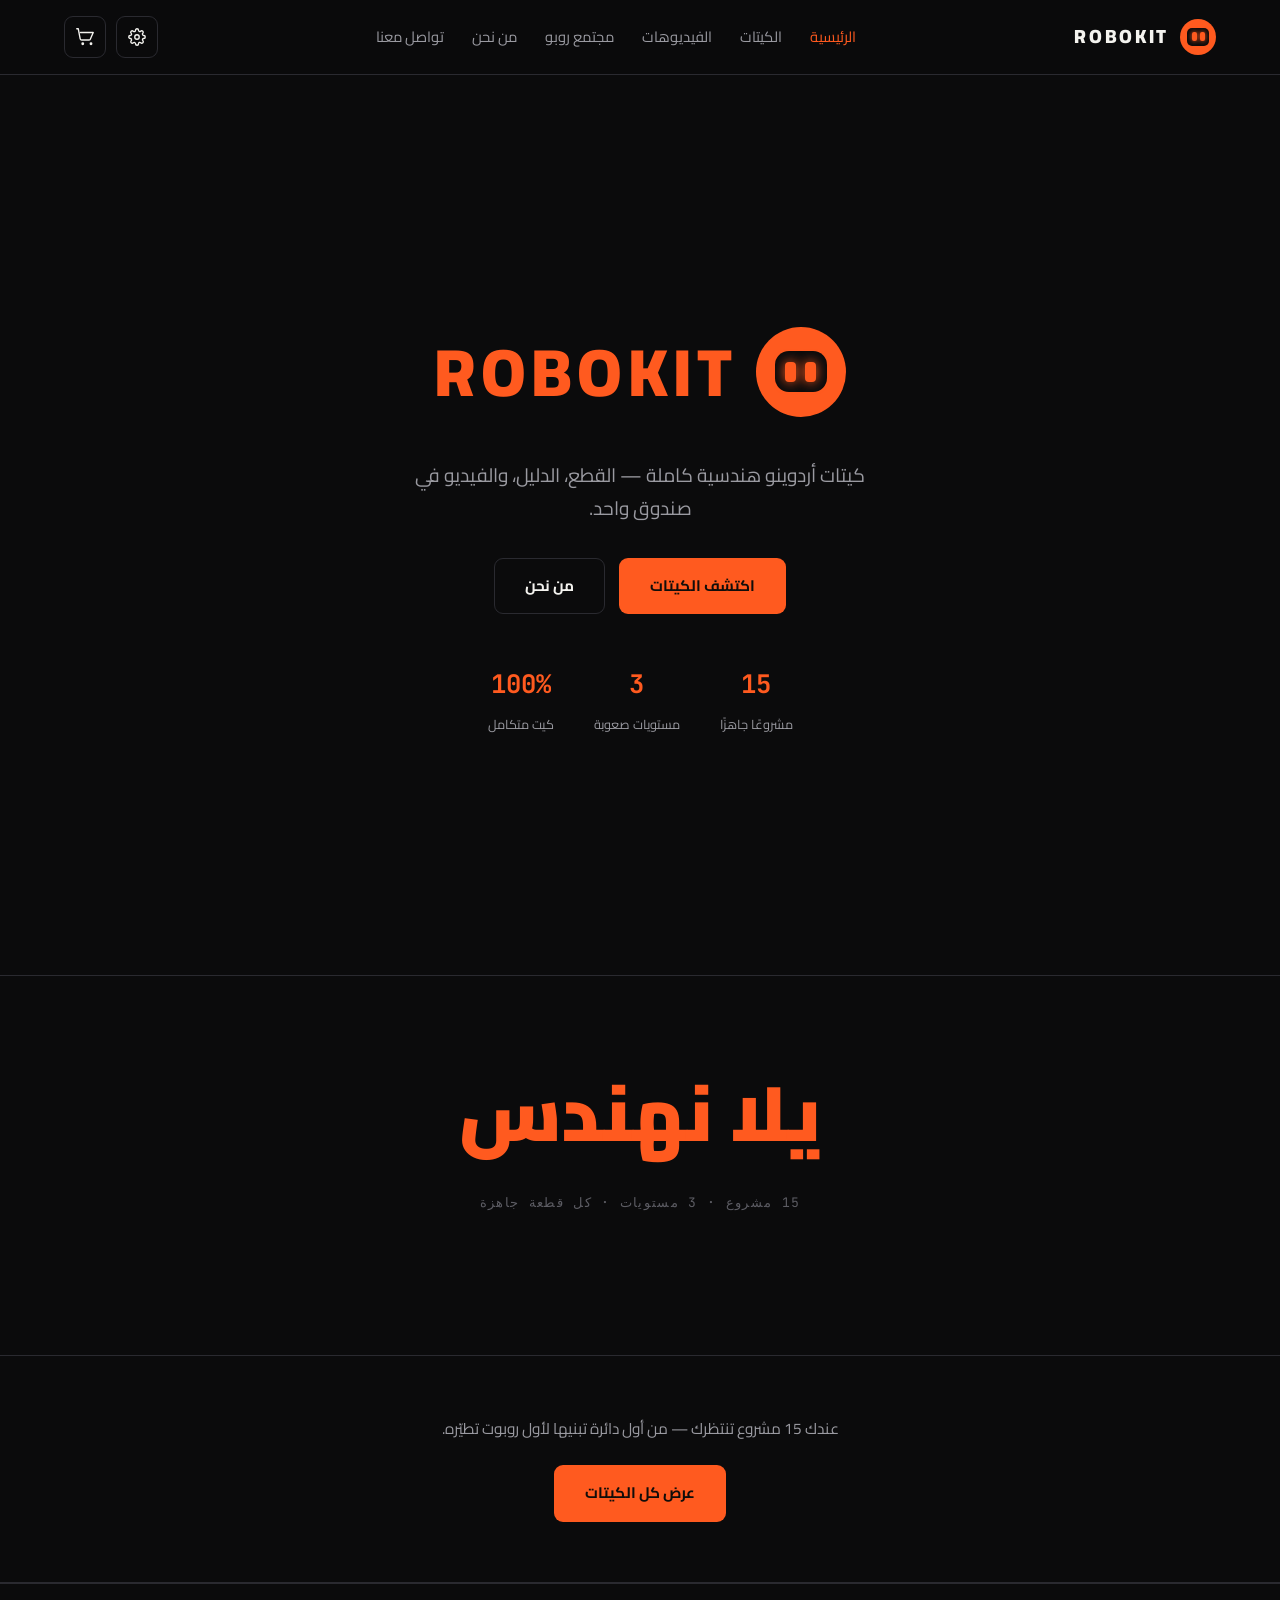
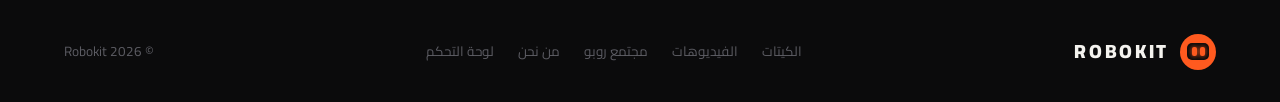
<file: index.html>
<!DOCTYPE html>
<html lang="ar" dir="rtl">
<head>
<meta charset="UTF-8">
<meta name="viewport" content="width=device-width, initial-scale=1.0">
<title>Robokit — كيتات أردوينو هندسية كاملة</title>
<link rel="preconnect" href="https://fonts.googleapis.com">
<link rel="preconnect" href="https://fonts.gstatic.com" crossorigin>
<link href="https://fonts.googleapis.com/css2?family=Cairo:wght@400;600;700;800;900&family=JetBrains+Mono:wght@400;600;700&display=swap" rel="stylesheet">
<link rel="stylesheet" href="shared.css">
<style>
/* ===== Hero ===== */
.hero {
  height: 100vh;
  display: flex; align-items: center; justify-content: center;
  text-align: center;
}
.hero-inner { display: flex; flex-direction: column; align-items: center; gap: 0; }

/* لوجو برتقالي كامل */
.logo-hero { display: flex; align-items: center; gap: 18px; margin-bottom: 28px; }
.logo-robot {
  width: 90px; height: 90px; border-radius: 50%;
  background: var(--orange);
  display: flex; align-items: center; justify-content: center;
}
.logo-robot .face {
  width: 58%; height: 46%; background: var(--bg);
  border-radius: 14px; display: flex; align-items: center; justify-content: center; gap: 9px;
}
.logo-robot .eye {
  width: 11px; height: 20px; background: var(--orange);
  border-radius: 4px; box-shadow: 0 0 12px var(--orange);
  animation: blink 5s infinite;
}
.logo-robot .eye:nth-child(2) { animation-delay: .12s; }
.logo-wordmark {
  font-size: clamp(2.4rem, 6vw, 4.2rem);
  font-weight: 900; letter-spacing: .08em;
  color: var(--orange);
}

.hero-tagline {
  font-size: clamp(1rem, 2.2vw, 1.2rem);
  color: var(--text-muted);
  margin-bottom: 32px; max-width: 460px;
}
.hero-actions {
  display: flex; gap: 14px; flex-wrap: wrap;
  justify-content: center; margin-bottom: 48px;
}
.hero-stats { display: flex; gap: 40px; flex-wrap: wrap; justify-content: center; }
.hero-stat strong {
  display: block; font-family: 'JetBrains Mono', monospace;
  font-size: 1.6rem; color: var(--orange); margin-bottom: 2px;
}
.hero-stat span { font-size: .8rem; color: var(--text-muted); }

/* ===== يلا نهندس ===== */
.lets-build {
  padding-block: 70px; text-align: center;
  border-top: 1px solid var(--border);
}
.lets-build-text { font-size: clamp(2.4rem, 6vw, 5rem); font-weight: 900; color: var(--orange); }
.lets-build-sub {
  display: block; font-family: 'JetBrains Mono', monospace;
  font-size: .82rem; color: var(--text-faint);
  letter-spacing: .1em; margin-top: 12px;
}

/* ===== Random kits ===== */
.random-kits { padding-block: 0 70px; border-bottom: 1px solid var(--border); }
.random-grid {
  display: grid; grid-template-columns: repeat(2, 1fr); gap: 20px;
  max-width: 680px; margin-inline: auto;
}
.kit-card {
  background: var(--surface); border: 1px solid var(--border);
  border-radius: var(--radius); overflow: hidden;
  display: flex; flex-direction: column;
  transition: border-color .2s, transform .2s;
  text-decoration: none; color: inherit; position: relative;
}
.kit-card:hover { border-color: var(--orange-dim); transform: translateY(-3px); }
.kit-card::before {
  content: ''; position: absolute; top: 0; right: 0; left: 0; height: 2px;
  background: var(--orange); transform: scaleX(0);
  transform-origin: right; transition: transform .3s;
}
.kit-card:hover::before { transform: scaleX(1); }
.kit-img {
  aspect-ratio: 16/9; background: var(--surface-2);
  display: flex; align-items: center; justify-content: center; overflow: hidden;
}
.kit-img img { width: 100%; height: 100%; object-fit: cover; }
.kit-img .no-img {
  display: flex; flex-direction: column; align-items: center; gap: 5px;
  color: var(--text-faint); font-size: .72rem; font-family: 'JetBrains Mono', monospace;
}
.kit-img .no-img svg { width: 26px; height: 26px; }
.kit-body { padding: 20px; display: flex; flex-direction: column; gap: 8px; flex-grow: 1; }
.kit-code { font-family: 'JetBrains Mono', monospace; font-size: .75rem; color: var(--text-faint); }
.kit-title { font-size: 1.05rem; font-weight: 800; }
.kit-desc { font-size: .86rem; color: var(--text-muted); flex-grow: 1; }
.kit-price { font-family: 'JetBrains Mono', monospace; font-size: 1.2rem; font-weight: 700; color: var(--orange); }
.kit-price small { font-size: .75rem; color: var(--text-muted); font-weight: 400; margin-inline-start: 4px; }

/* ===== CTA ===== */
.all-kits { padding-block: 60px; text-align: center; border-bottom: 1px solid var(--border); }
.all-kits p { color: var(--text-muted); font-size: .96rem; margin-bottom: 22px; }

@media(max-width: 600px) {
  .random-grid { grid-template-columns: 1fr; max-width: 340px; }
  .lets-build { padding-block: 50px; }
  .logo-hero { gap: 12px; }
}
</style>
</head>
<body>

<div id="headerMount"></div>

<!-- Hero -->
<section class="hero">
  <div class="hero-inner">
    <div class="logo-hero">
      <div class="logo-robot">
        <div class="face"><span class="eye"></span><span class="eye"></span></div>
      </div>
      <span class="logo-wordmark">ROBOKIT</span>
    </div>
    <p class="hero-tagline">كيتات أردوينو هندسية كاملة — القطع، الدليل، والفيديو في صندوق واحد.</p>
    <div class="hero-actions">
      <a href="projects.html" class="btn btn-primary">اكتشف الكيتات</a>
      <a href="about.html" class="btn btn-outline">من نحن</a>
    </div>
    <div class="hero-stats">
      <div class="hero-stat"><strong>15</strong><span>مشروعًا جاهزًا</span></div>
      <div class="hero-stat"><strong>3</strong><span>مستويات صعوبة</span></div>
      <div class="hero-stat"><strong>100%</strong><span>كيت متكامل</span></div>
    </div>
  </div>
</section>

<!-- يلا نهندس -->
<div class="lets-build">
  <div class="container">
    <span class="lets-build-text">يلا نهندس</span>
    <span class="lets-build-sub">15 مشروع · 3 مستويات · كل قطعة جاهزة</span>
  </div>
</div>

<!-- الكيتات العشوائية -->
<div class="random-kits">
  <div class="container">
    <div class="random-grid" id="randomGrid"></div>
  </div>
</div>

<!-- CTA -->
<div class="all-kits">
  <div class="container">
    <p>عندك 15 مشروع تنتظرك — من أول دائرة تبنيها لأول روبوت تطيّره.</p>
    <a href="projects.html" class="btn btn-primary">عرض كل الكيتات</a>
  </div>
</div>

<footer class="site-footer" id="contact">
  <div class="container footer-inner">
    <div class="brand">
      <span class="brand-mark"><span class="bot-face"><span class="eye"></span><span class="eye"></span></span></span>
      <span class="brand-text">ROBOKIT</span>
    </div>
    <div class="footer-links">
      <a href="projects.html">الكيتات</a>
      <a href="videos.html">الفيديوهات</a>
      <a href="community.html">مجتمع روبو</a>
      <a href="about.html">من نحن</a>
      <a href="admin.html">لوحة التحكم</a>
    </div>
    <span class="footer-copy">© 2026 Robokit</span>
  </div>
</footer>

<div id="cartMount"></div>
<div id="toast"></div>
<script src="shared.js"></script>
<script>
const DOTS = {medium:1, strong:2, extreme:3};
let LEVELS = null;

function renderRandomKits(){
  if(!LEVELS) return;
  const all = [];
  Object.entries(LEVELS).forEach(([lk, level]) =>
    level.items.forEach(item => all.push({lk, item}))
  );
  const picks = all.sort(() => Math.random() - .5).slice(0, 2);
  document.getElementById('randomGrid').innerHTML = picks.map(({lk, item}) => {
    const imgHtml = item.image
      ? `<img src="${item.image}" alt="${escHtml(item.title)}" loading="lazy">`
      : `<div class="no-img">
           <svg viewBox="0 0 24 24" fill="none" stroke="currentColor" stroke-width="1.5" stroke-linecap="round" stroke-linejoin="round">
             <rect x="3" y="3" width="18" height="18" rx="3"/>
             <circle cx="8.5" cy="8.5" r="1.5"/>
             <path d="M21 15l-5-5L5 21"/>
           </svg>
           <span>${item.code}</span>
         </div>`;
    return `<a href="kit.html?level=${lk}&code=${item.code}" class="kit-card">
      <div class="kit-img">${imgHtml}</div>
      <div class="kit-body">
        <span class="kit-code">${item.code}</span>
        <div class="kit-title">${escHtml(item.title)}</div>
        <div class="kit-desc">${escHtml(item.desc)}</div>
        <div class="kit-price">${kitTotal(item)}<small>${CURRENCY}</small></div>
      </div>
    </a>`;
  }).join('');
}

(async function(){
  document.getElementById('headerMount').innerHTML = renderHeader('home');
  document.getElementById('cartMount').innerHTML = renderCartDrawer();
  updateCartBadge();
  await detectApi();
  LEVELS = await loadCatalog();
  renderRandomKits();
})();
</script>
</body>
</html>
</file>
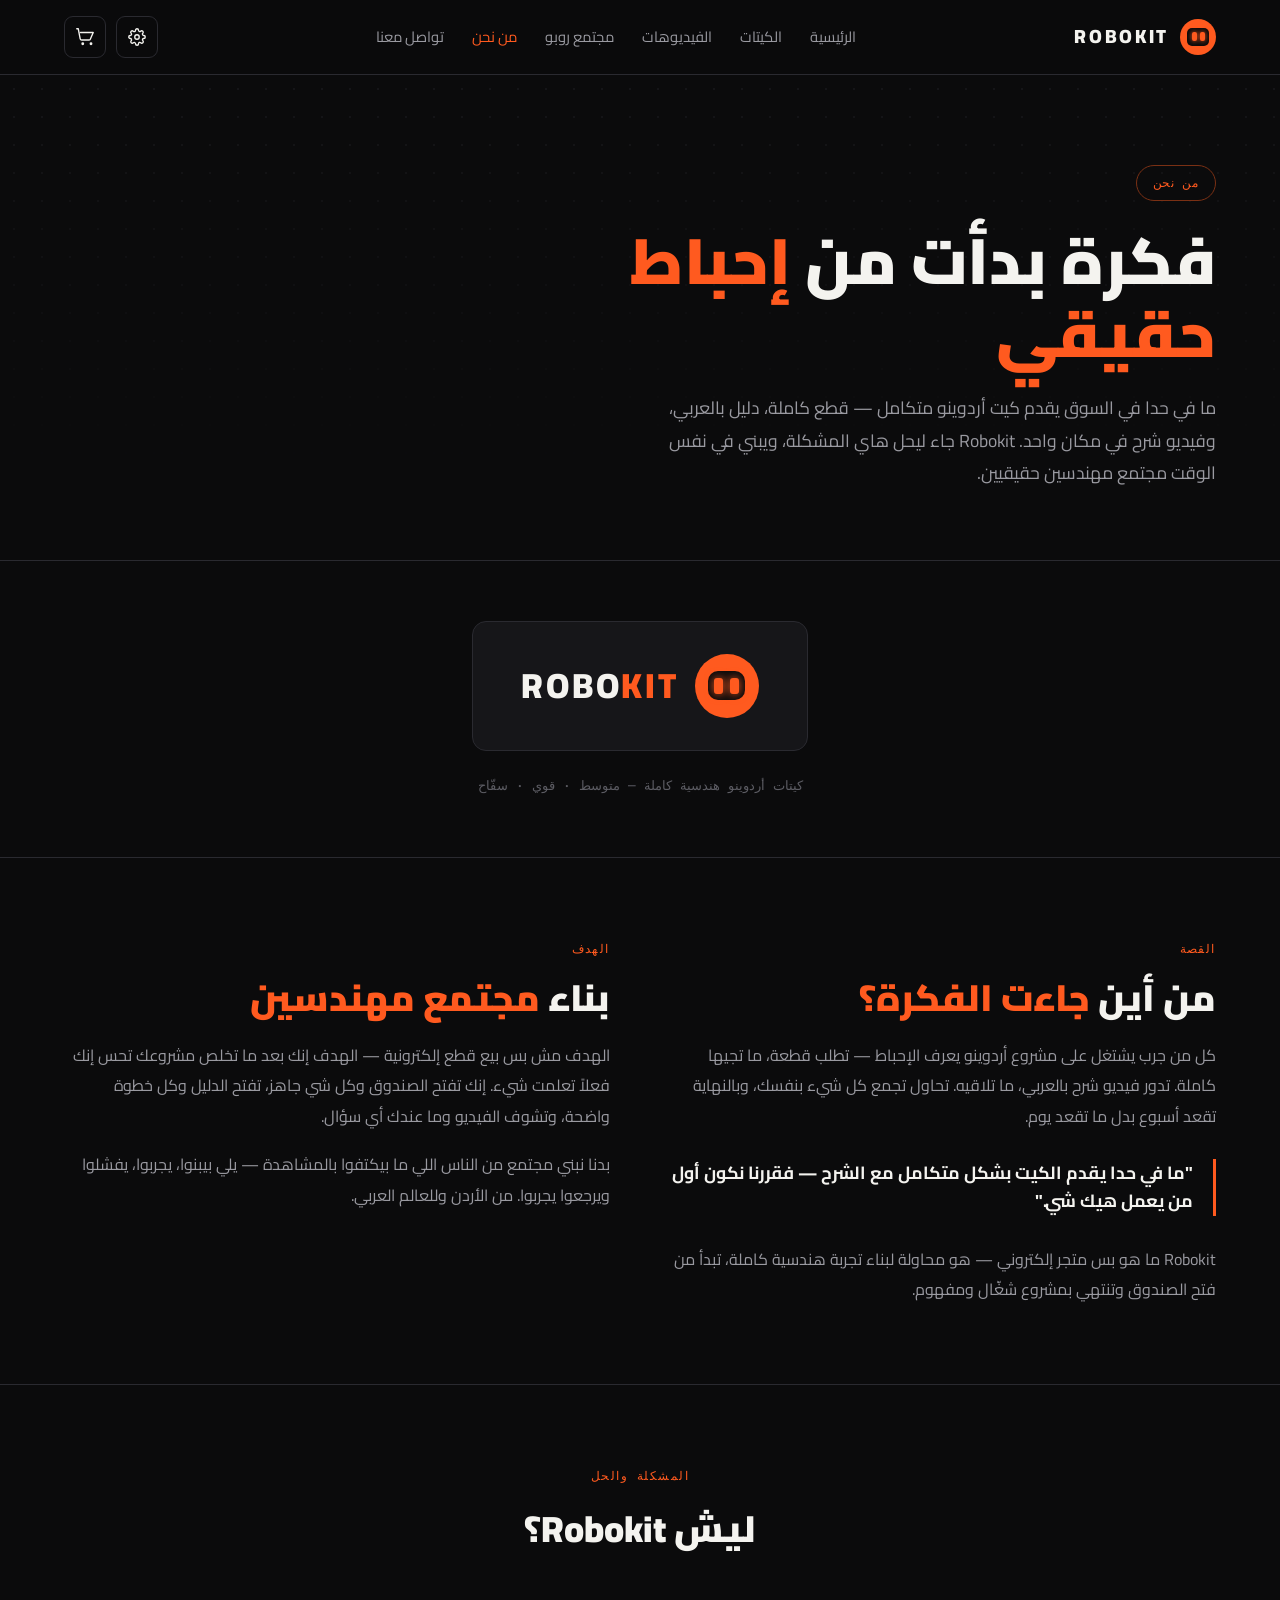
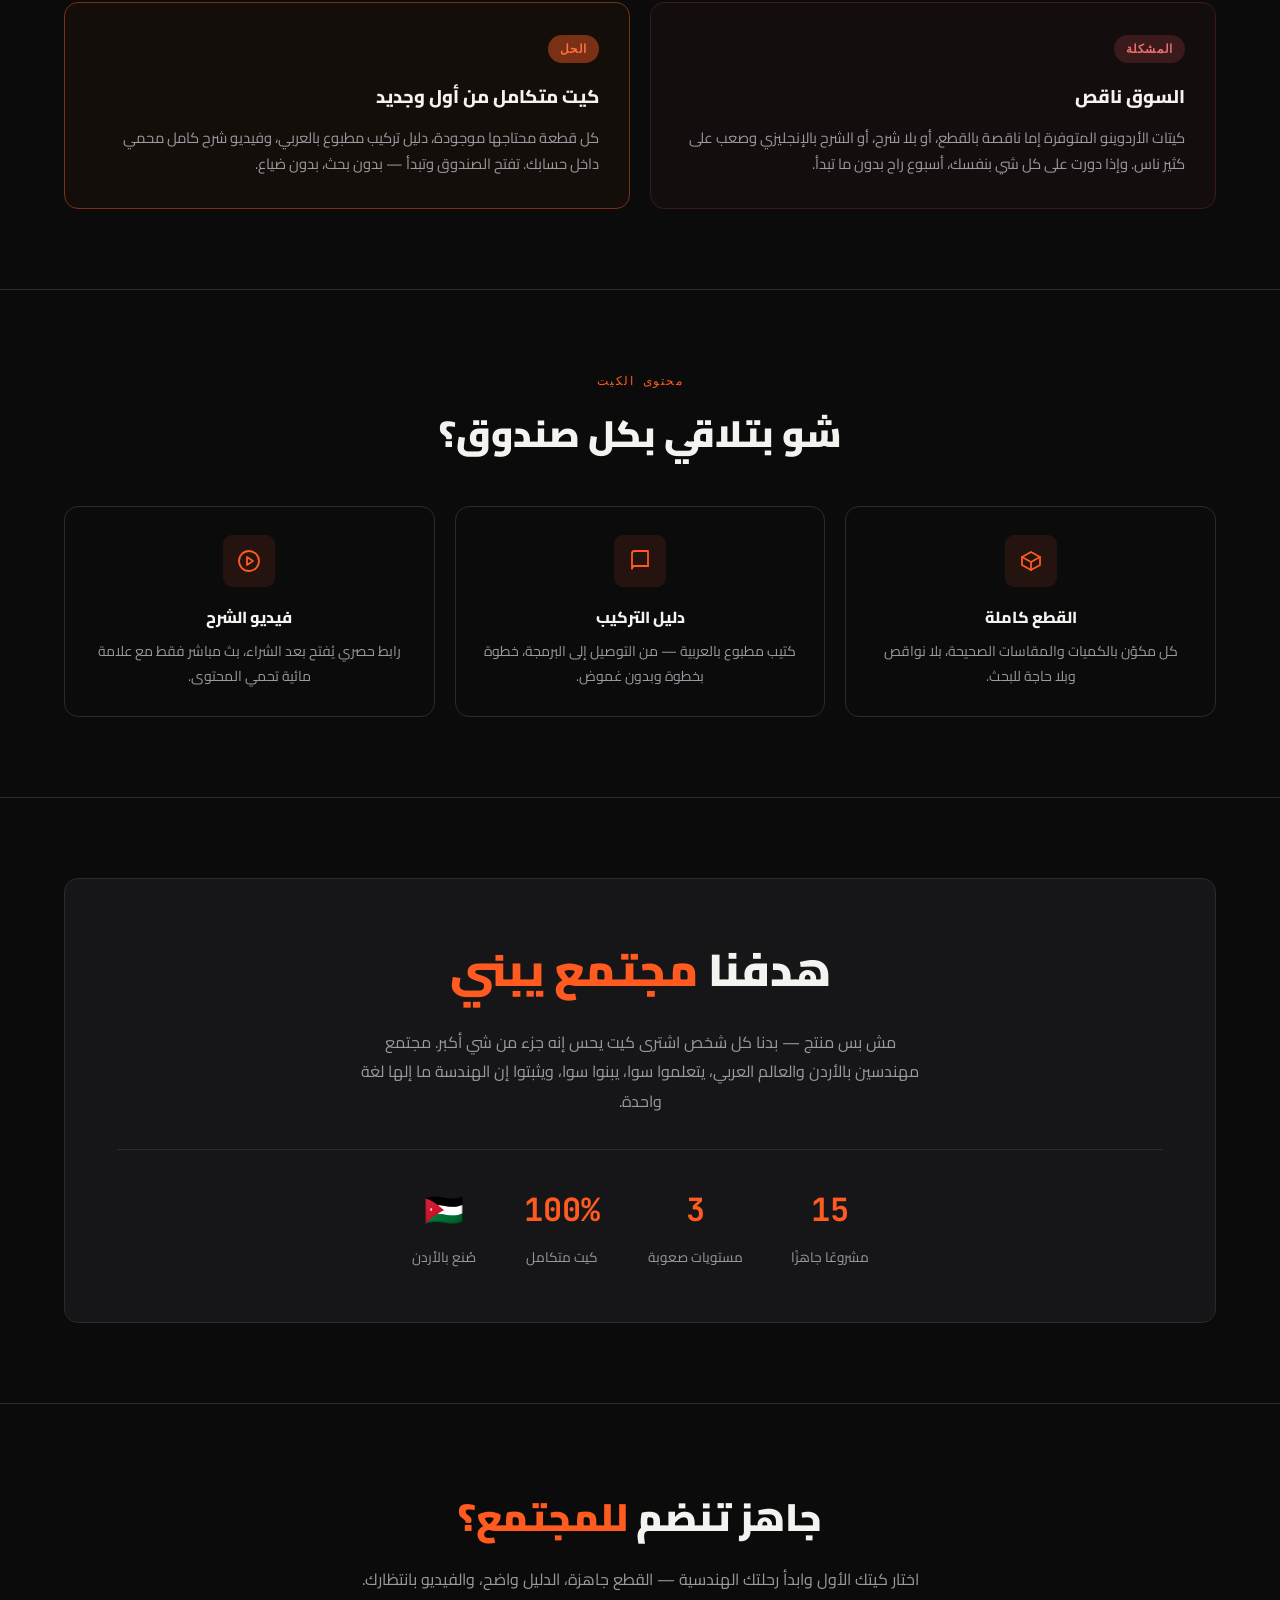
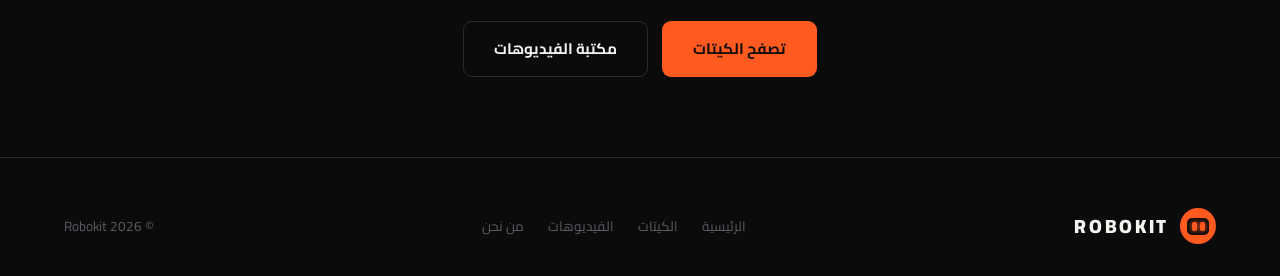
<file: about.html>
<!DOCTYPE html>
<html lang="ar" dir="rtl">
<head>
<meta charset="UTF-8">
<meta name="viewport" content="width=device-width, initial-scale=1.0">
<title>من نحن — Robokit</title>
<link rel="preconnect" href="https://fonts.googleapis.com">
<link rel="preconnect" href="https://fonts.gstatic.com" crossorigin>
<link href="https://fonts.googleapis.com/css2?family=Cairo:wght@400;600;700;800;900&family=JetBrains+Mono:wght@400;600;700&display=swap" rel="stylesheet">
<link rel="stylesheet" href="shared.css">
<style>
section { padding-block: 80px; }
.section-border { border-bottom: 1px solid var(--border); }

/* ===== Hero ===== */
.about-hero {
  padding-block: 90px 70px;
  border-bottom: 1px solid var(--border);
  position: relative; overflow: hidden;
}
.about-hero::before {
  content: ''; position: absolute; inset: 0;
  background-image: radial-gradient(var(--border) 1px, transparent 1px);
  background-size: 28px 28px; opacity: .35;
  mask-image: linear-gradient(to bottom, black, transparent 85%);
}
.about-hero .container { position: relative; z-index: 1; }
.hero-eyebrow {
  display: inline-flex; align-items: center; gap: 8px;
  font-family: 'JetBrains Mono', monospace; font-size: .78rem;
  color: var(--orange); border: 1px solid var(--orange-dim);
  border-radius: 999px; padding: 6px 16px; letter-spacing: .06em; margin-bottom: 24px;
}
.about-hero h1 {
  font-size: clamp(2.4rem, 5vw, 4rem);
  font-weight: 900; line-height: 1.15; max-width: 720px; margin-bottom: 20px;
}
.about-hero h1 span { color: var(--orange); }
.about-hero p {
  font-size: 1.1rem; color: var(--text-muted);
  max-width: 580px; line-height: 1.85;
}

/* ===== Logo section ===== */
.logo-section {
  padding-block: 60px;
  border-bottom: 1px solid var(--border);
  text-align: center;
}
.logo-wrapper {
  display: inline-flex; align-items: center; gap: 16px;
  padding: 32px 48px;
  background: var(--surface);
  border: 1px solid var(--border);
  border-radius: var(--radius);
  margin-bottom: 24px;
}
.logo-robot {
  width: 64px; height: 64px; border-radius: 50%;
  background: var(--orange);
  display: flex; align-items: center; justify-content: center;
  flex-shrink: 0;
}
.logo-robot .face {
  width: 58%; height: 46%; background: var(--bg);
  border-radius: 10px; display: flex; align-items: center; justify-content: center; gap: 7px;
}
.logo-robot .eye {
  width: 9px; height: 16px; background: var(--orange);
  border-radius: 3px; box-shadow: 0 0 10px var(--orange);
  animation: blink 5s infinite;
}
.logo-robot .eye:nth-child(2) { animation-delay: .12s; }
.logo-text {
  font-size: 2.2rem; font-weight: 900; letter-spacing: .08em;
  color: var(--text);
}
.logo-text span { color: var(--orange); }
.logo-desc {
  font-family: 'JetBrains Mono', monospace;
  font-size: .8rem; color: var(--text-faint);
}

/* ===== Story ===== */
.story-grid {
  display: grid; grid-template-columns: 1fr 1fr; gap: 60px; align-items: start;
}
.story-label {
  display: block; font-family: 'JetBrains Mono', monospace;
  font-size: .78rem; color: var(--orange); letter-spacing: .12em;
  text-transform: uppercase; margin-bottom: 16px;
}
.story-title {
  font-size: clamp(1.7rem, 3vw, 2.3rem); font-weight: 900; margin-bottom: 20px; line-height: 1.2;
}
.story-title span { color: var(--orange); }
.story-text {
  color: var(--text-muted); font-size: 1rem; line-height: 1.9; margin-bottom: 18px;
}
.story-text:last-child { margin-bottom: 0; }
.story-quote {
  border-right: 3px solid var(--orange);
  padding-right: 20px; margin-block: 28px;
  font-size: 1.1rem; font-weight: 700; line-height: 1.6; color: var(--text);
}

/* ===== Problem / Solution ===== */
.ps-grid { display: grid; grid-template-columns: 1fr 1fr; gap: 20px; }
.ps-card {
  border: 1px solid var(--border); border-radius: var(--radius); padding: 30px;
}
.ps-card.problem { border-color: #3a1a1a; background: #130d0d; }
.ps-card.solution { border-color: var(--orange-dim); background: #130e09; }
.ps-tag {
  display: inline-flex; font-family: 'JetBrains Mono', monospace;
  font-size: .72rem; font-weight: 700; padding: 4px 12px;
  border-radius: 999px; margin-bottom: 18px; letter-spacing: .06em;
}
.ps-card.problem .ps-tag { background: #3a1a1a; color: #e87070; }
.ps-card.solution .ps-tag { background: var(--orange-dim); color: var(--orange-soft); }
.ps-card h3 { font-size: 1.15rem; font-weight: 800; margin-bottom: 12px; }
.ps-card p { font-size: .92rem; color: var(--text-muted); line-height: 1.8; }

/* ===== What's inside ===== */
.inside-grid { display: grid; grid-template-columns: repeat(3, 1fr); gap: 20px; }
.inside-card {
  border: 1px solid var(--border); border-radius: var(--radius);
  padding: 28px; text-align: center;
  transition: border-color .2s, transform .2s;
}
.inside-card:hover { border-color: var(--orange-dim); transform: translateY(-3px); }
.inside-icon {
  width: 52px; height: 52px; border-radius: var(--radius-sm);
  background: rgba(255, 90, 31, .1);
  display: flex; align-items: center; justify-content: center;
  color: var(--orange); margin: 0 auto 16px;
}
.inside-icon svg { width: 24px; height: 24px; }
.inside-card h3 { font-size: 1rem; font-weight: 800; margin-bottom: 8px; }
.inside-card p { font-size: .88rem; color: var(--text-muted); }

/* ===== Vision ===== */
.vision-wrap {
  background: var(--surface); border: 1px solid var(--border);
  border-radius: var(--radius); padding: 52px; text-align: center;
}
.vision-wrap h2 {
  font-size: clamp(1.8rem, 3.5vw, 2.8rem); font-weight: 900; margin-bottom: 18px;
}
.vision-wrap h2 span { color: var(--orange); }
.vision-wrap p { color: var(--text-muted); font-size: 1rem; max-width: 560px; margin-inline: auto; margin-bottom: 32px; line-height: 1.85; }
.vision-stats {
  display: flex; justify-content: center; gap: 48px; flex-wrap: wrap;
  padding-top: 32px; border-top: 1px solid var(--border);
}
.vs-item strong {
  display: block; font-family: 'JetBrains Mono', monospace;
  font-size: 2rem; color: var(--orange); margin-bottom: 4px;
}
.vs-item span { font-size: .85rem; color: var(--text-muted); }

/* ===== CTA ===== */
.about-cta { text-align: center; }
.about-cta h2 { font-size: clamp(1.8rem, 3vw, 2.4rem); font-weight: 900; margin-bottom: 14px; }
.about-cta h2 span { color: var(--orange); }
.about-cta p { color: var(--text-muted); margin-bottom: 28px; }
.cta-buttons { display: flex; gap: 14px; justify-content: center; flex-wrap: wrap; }

@media(max-width: 860px) {
  .story-grid { grid-template-columns: 1fr; gap: 36px; }
  .ps-grid { grid-template-columns: 1fr; }
  .inside-grid { grid-template-columns: 1fr; }
  .vision-wrap { padding: 36px 24px; }
}
</style>
</head>
<body>

<div id="headerMount"></div>

<!-- Hero -->
<div class="about-hero">
  <div class="container">
    <span class="hero-eyebrow">من نحن</span>
    <h1>فكرة بدأت من <span>إحباط حقيقي</span></h1>
    <p>
      ما في حدا في السوق يقدم كيت أردوينو متكامل — قطع كاملة، دليل بالعربي، وفيديو شرح في مكان واحد.
      Robokit جاء ليحل هاي المشكلة، ويبني في نفس الوقت مجتمع مهندسين حقيقيين.
    </p>
  </div>
</div>

<!-- Logo -->
<div class="logo-section">
  <div class="container">
    <div class="logo-wrapper">
      <div class="logo-robot">
        <div class="face"><span class="eye"></span><span class="eye"></span></div>
      </div>
      <span class="logo-text">ROBO<span>KIT</span></span>
    </div>
    <p class="logo-desc">كيتات أردوينو هندسية كاملة — متوسط · قوي · سفّاح</p>
  </div>
</div>

<!-- Story -->
<section class="section-border">
  <div class="container">
    <div class="story-grid">
      <div>
        <span class="story-label">القصة</span>
        <h2 class="story-title">من أين <span>جاءت الفكرة؟</span></h2>
        <p class="story-text">
          كل من جرب يشتغل على مشروع أردوينو يعرف الإحباط — تطلب قطعة، ما تجيها كاملة.
          تدور فيديو شرح بالعربي، ما تلاقيه. تحاول تجمع كل شيء بنفسك، وبالنهاية تقعد أسبوع
          بدل ما تقعد يوم.
        </p>
        <div class="story-quote">
          "ما في حدا يقدم الكيت بشكل متكامل مع الشرح — فقررنا نكون أول من يعمل هيك شي."
        </div>
        <p class="story-text">
          Robokit ما هو بس متجر إلكتروني — هو محاولة لبناء تجربة هندسية كاملة،
          تبدأ من فتح الصندوق وتنتهي بمشروع شغّال ومفهوم.
        </p>
      </div>
      <div>
        <span class="story-label">الهدف</span>
        <h2 class="story-title">بناء <span>مجتمع مهندسين</span></h2>
        <p class="story-text">
          الهدف مش بس بيع قطع إلكترونية — الهدف إنك بعد ما تخلص مشروعك تحس إنك فعلاً تعلمت شيء.
          إنك تفتح الصندوق وكل شي جاهز، تفتح الدليل وكل خطوة واضحة، وتشوف الفيديو وما
          عندك أي سؤال.
        </p>
        <p class="story-text">
          بدنا نبني مجتمع من الناس اللي ما بيكتفوا بالمشاهدة — يلي بيبنوا،
          يجربوا، يفشلوا ويرجعوا يجربوا. من الأردن وللعالم العربي.
        </p>
      </div>
    </div>
  </div>
</section>

<!-- Problem / Solution -->
<section class="section-border">
  <div class="container">
    <div style="text-align:center;margin-bottom:40px;">
      <span style="display:block;font-family:'JetBrains Mono',monospace;color:var(--orange);font-size:.78rem;letter-spacing:.12em;text-transform:uppercase;margin-bottom:10px;">المشكلة والحل</span>
      <h2 style="font-size:clamp(1.7rem,3vw,2.3rem);font-weight:900;">ليش Robokit؟</h2>
    </div>
    <div class="ps-grid">
      <div class="ps-card problem">
        <span class="ps-tag">المشكلة</span>
        <h3>السوق ناقص</h3>
        <p>كيتات الأردوينو المتوفرة إما ناقصة بالقطع، أو بلا شرح، أو الشرح بالإنجليزي وصعب على كثير ناس. وإذا دورت على كل شي بنفسك، أسبوع راح بدون ما تبدأ.</p>
      </div>
      <div class="ps-card solution">
        <span class="ps-tag">الحل</span>
        <h3>كيت متكامل من أول وجديد</h3>
        <p>كل قطعة محتاجها موجودة، دليل تركيب مطبوع بالعربي، وفيديو شرح كامل محمي داخل حسابك. تفتح الصندوق وتبدأ — بدون بحث، بدون ضياع.</p>
      </div>
    </div>
  </div>
</section>

<!-- What's inside -->
<section class="section-border">
  <div class="container">
    <div style="text-align:center;margin-bottom:40px;">
      <span style="display:block;font-family:'JetBrains Mono',monospace;color:var(--orange);font-size:.78rem;letter-spacing:.12em;text-transform:uppercase;margin-bottom:10px;">محتوى الكيت</span>
      <h2 style="font-size:clamp(1.7rem,3vw,2.3rem);font-weight:900;">شو بتلاقي بكل صندوق؟</h2>
    </div>
    <div class="inside-grid">
      <div class="inside-card">
        <div class="inside-icon">
          <svg viewBox="0 0 24 24" fill="none" stroke="currentColor" stroke-width="1.8" stroke-linecap="round" stroke-linejoin="round"><path d="M21 8l-9-5-9 5 9 5 9-5z"/><path d="M3 8v8l9 5 9-5V8"/><path d="M12 13v8"/></svg>
        </div>
        <h3>القطع كاملة</h3>
        <p>كل مكوّن بالكميات والمقاسات الصحيحة، بلا نواقص وبلا حاجة للبحث.</p>
      </div>
      <div class="inside-card">
        <div class="inside-icon">
          <svg viewBox="0 0 24 24" fill="none" stroke="currentColor" stroke-width="1.8" stroke-linecap="round" stroke-linejoin="round"><path d="M4 19.5A2.5 2.5 0 0 1 6.5 17H20"/><path d="M4 4.5A2.5 2.5 0 0 1 6.5 2H20v15H6.5A2.5 2.5 0 0 0 4 19.5v-15z"/></svg>
        </div>
        <h3>دليل التركيب</h3>
        <p>كتيب مطبوع بالعربية — من التوصيل إلى البرمجة، خطوة بخطوة وبدون غموض.</p>
      </div>
      <div class="inside-card">
        <div class="inside-icon">
          <svg viewBox="0 0 24 24" fill="none" stroke="currentColor" stroke-width="1.8" stroke-linecap="round" stroke-linejoin="round"><circle cx="12" cy="12" r="10"/><path d="M10 8l6 4-6 4V8z"/></svg>
        </div>
        <h3>فيديو الشرح</h3>
        <p>رابط حصري يُفتح بعد الشراء، بث مباشر فقط مع علامة مائية تحمي المحتوى.</p>
      </div>
    </div>
  </div>
</section>

<!-- Vision -->
<section class="section-border">
  <div class="container">
    <div class="vision-wrap">
      <h2>هدفنا <span>مجتمع يبني</span></h2>
      <p>
        مش بس منتج — بدنا كل شخص اشترى كيت يحس إنه جزء من شي أكبر.
        مجتمع مهندسين بالأردن والعالم العربي، يتعلموا سوا، يبنوا سوا،
        ويثبتوا إن الهندسة ما إلها لغة واحدة.
      </p>
      <div class="vision-stats">
        <div class="vs-item"><strong>15</strong><span>مشروعًا جاهزًا</span></div>
        <div class="vs-item"><strong>3</strong><span>مستويات صعوبة</span></div>
        <div class="vs-item"><strong>100%</strong><span>كيت متكامل</span></div>
        <div class="vs-item"><strong>🇯🇴</strong><span>صُنع بالأردن</span></div>
      </div>
    </div>
  </div>
</section>

<!-- CTA -->
<section class="about-cta">
  <div class="container">
    <h2>جاهز تنضم <span>للمجتمع؟</span></h2>
    <p>اختار كيتك الأول وابدأ رحلتك الهندسية — القطع جاهزة، الدليل واضح، والفيديو بانتظارك.</p>
    <div class="cta-buttons">
      <a href="projects.html" class="btn btn-primary">تصفح الكيتات</a>
      <a href="videos.html" class="btn btn-outline">مكتبة الفيديوهات</a>
    </div>
  </div>
</section>

<footer class="site-footer">
  <div class="container footer-inner">
    <div class="brand"><span class="brand-mark"><span class="bot-face"><span class="eye"></span><span class="eye"></span></span></span><span class="brand-text">ROBOKIT</span></div>
    <div class="footer-links">
      <a href="index.html">الرئيسية</a>
      <a href="projects.html">الكيتات</a>
      <a href="videos.html">الفيديوهات</a>
      <a href="about.html">من نحن</a>
    </div>
    <span class="footer-copy">© 2026 Robokit</span>
  </div>
</footer>

<div id="cartMount"></div>
<div id="toast"></div>
<script src="shared.js"></script>
<script>
(async function(){
  document.getElementById('headerMount').innerHTML = renderHeader('about');
  document.getElementById('cartMount').innerHTML = renderCartDrawer();
  updateCartBadge();
  await detectApi();
})();
</script>
</body>
</html>
</file>
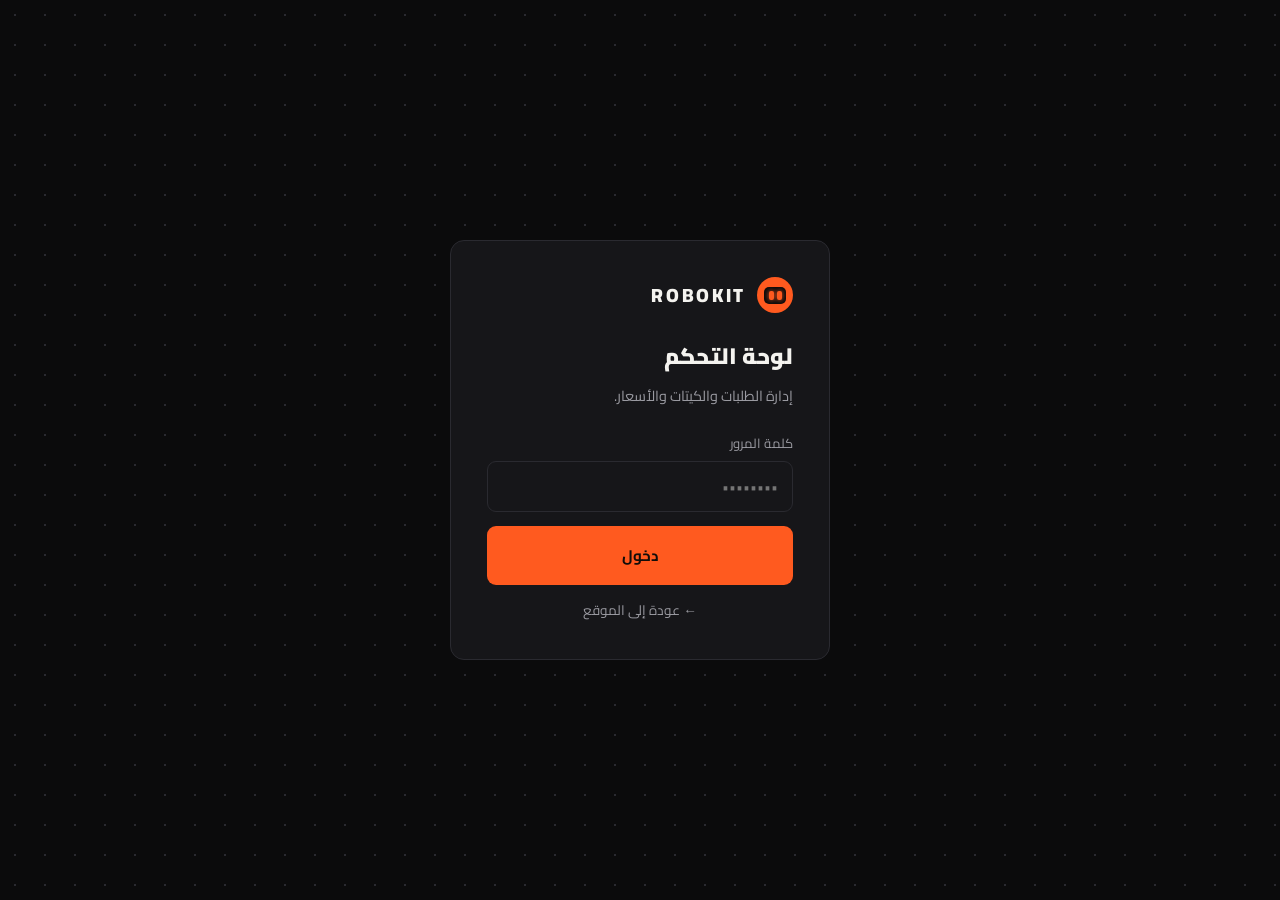
<file: admin.html>
<!DOCTYPE html>
<html lang="ar" dir="rtl">
<head>
<meta charset="UTF-8">
<meta name="viewport" content="width=device-width, initial-scale=1.0">
<title>لوحة التحكم — Robokit</title>
<link rel="preconnect" href="https://fonts.googleapis.com">
<link rel="preconnect" href="https://fonts.gstatic.com" crossorigin>
<link href="https://fonts.googleapis.com/css2?family=Cairo:wght@400;600;700;800;900&family=JetBrains+Mono:wght@400;600;700&display=swap" rel="stylesheet">
<link rel="stylesheet" href="shared.css">
<style>
body{min-height:100vh;}
.admin-login{min-height:100vh;display:flex;align-items:center;justify-content:center;padding:24px;background-image:radial-gradient(var(--border) 1px,transparent 1px);background-size:30px 30px;}
.login-card{width:100%;max-width:380px;background:var(--surface);border:1px solid var(--border);border-radius:var(--radius);padding:36px;}
.login-card .brand{margin-bottom:24px;}
.login-card h2{font-size:1.4rem;font-weight:900;margin-bottom:6px;}
.login-card p{color:var(--text-muted);font-size:.9rem;margin-bottom:24px;}
.error-msg{color:var(--orange);font-size:.85rem;text-align:center;margin-top:8px;}
.back-link{display:block;text-align:center;color:var(--text-muted);font-size:.85rem;margin-top:14px;transition:color .2s;}
.back-link:hover{color:var(--orange);}
/* Dashboard */
.admin-header{display:flex;align-items:center;justify-content:space-between;padding:20px 24px;border-bottom:1px solid var(--border);flex-wrap:wrap;gap:12px;background:var(--surface);position:sticky;top:0;z-index:50;}
.admin-status{font-size:.78rem;color:var(--text-faint);font-family:var(--font-mono);}
.admin-tabs{display:flex;gap:8px;padding:18px 24px 0;border-bottom:1px solid var(--border);}
.admin-tab{padding:11px 24px;border-radius:999px;border:1px solid var(--border);font-weight:700;font-size:.9rem;color:var(--text-muted);transition:all .2s;}
.admin-tab.active{border-color:var(--orange);color:var(--orange);background:rgba(255,90,31,.07);}
.admin-content{padding:28px 24px 80px;max-width:980px;margin-inline:auto;}
.panel-toolbar{display:flex;align-items:center;justify-content:space-between;gap:16px;margin-bottom:24px;flex-wrap:wrap;}
.panel-toolbar h2{font-size:1.2rem;font-weight:800;}
/* Orders */
.orders-empty{color:var(--text-muted);text-align:center;padding:48px;border:1px dashed var(--border);border-radius:var(--radius);}
.order-card{border:1px solid var(--border);border-radius:var(--radius);padding:22px;margin-bottom:16px;}
.order-head{display:flex;align-items:center;justify-content:space-between;gap:16px;flex-wrap:wrap;margin-bottom:14px;}
.order-id{font-family:var(--font-mono);font-size:.92rem;}
.order-date{font-family:var(--font-mono);font-size:.75rem;color:var(--text-faint);}
.status-select{background:var(--surface-2);border:1px solid var(--border);color:var(--text);padding:8px 12px;border-radius:var(--radius-sm);font-family:inherit;font-size:.85rem;width:auto;}
.order-customer{display:flex;gap:20px;flex-wrap:wrap;font-size:.88rem;color:var(--text-muted);margin-bottom:12px;padding-bottom:12px;border-bottom:1px solid var(--border);}
.order-customer b{color:var(--text);}
.order-items{display:flex;flex-direction:column;gap:7px;margin-bottom:12px;}
.order-item{display:flex;justify-content:space-between;font-size:.87rem;}
.order-item .dim{font-size:.78rem;color:var(--text-faint);}
.order-total{display:flex;justify-content:space-between;font-weight:800;padding-top:10px;border-top:1px solid var(--border);}
.order-total strong{color:var(--orange);font-family:var(--font-mono);}
/* Catalog editor */
.cat-level-tabs{display:flex;gap:8px;margin-bottom:24px;flex-wrap:wrap;}
.cat-level-tab{padding:10px 20px;border-radius:999px;border:1px solid var(--border);font-weight:700;font-size:.88rem;color:var(--text-muted);transition:all .2s;}
.cat-level-tab.active{border-color:var(--orange);color:var(--orange);background:rgba(255,90,31,.07);}
.kit-edit{border:1px solid var(--border);border-radius:var(--radius);padding:22px;margin-bottom:18px;}
.kit-edit-header{display:flex;align-items:center;justify-content:space-between;margin-bottom:16px;}
.kit-edit-code{font-family:var(--font-mono);font-size:.82rem;color:var(--text-faint);}
.badge-toggle{display:flex;align-items:center;gap:6px;font-size:.82rem;color:var(--text-muted);}
.badge-toggle input{accent-color:var(--orange);width:15px;height:15px;}
.parts-edit{display:flex;flex-direction:column;gap:8px;margin-bottom:12px;}
.part-edit-row{display:grid;grid-template-columns:1fr 84px auto auto;gap:8px;align-items:center;}
.rm-part{width:36px;height:36px;border:1px solid var(--border);border-radius:var(--radius-sm);color:var(--text-faint);font-size:1.1rem;transition:all .2s;}
.rm-part:hover{border-color:var(--orange);color:var(--orange);}
.kit-edit-total{margin-top:14px;padding-top:14px;border-top:1px solid var(--border);font-size:.9rem;color:var(--text-muted);}
.kit-edit-total strong{color:var(--orange);font-family:var(--font-mono);}
.core-toggle{display:flex;align-items:center;gap:5px;font-size:.8rem;color:var(--text-muted);white-space:nowrap;}
.core-toggle input{accent-color:var(--orange);width:14px;height:14px;}
.confirm-state{border-color:var(--orange)!important;color:var(--orange)!important;}
</style>
</head>
<body>

<!-- Login -->
<div class="admin-login" id="loginView">
  <div class="login-card">
    <div class="brand"><span class="brand-mark"><span class="bot-face"><span class="eye"></span><span class="eye"></span></span></span><span class="brand-text">ROBOKIT</span></div>
    <h2>لوحة التحكم</h2>
    <p>إدارة الطلبات والكيتات والأسعار.</p>
    <div class="field"><label>كلمة المرور</label><input type="password" id="pwInput" placeholder="••••••••"></div>
    <button class="btn btn-primary btn-full" id="loginBtn">دخول</button>
    <p class="error-msg" id="loginError" hidden>كلمة المرور غير صحيحة</p>
    <a href="index.html" class="back-link">← عودة إلى الموقع</a>
  </div>
</div>

<!-- Dashboard -->
<div id="dashView" hidden>
  <div class="admin-header">
    <div class="brand"><span class="brand-mark"><span class="bot-face"><span class="eye"></span><span class="eye"></span></span></span><span class="brand-text">ROBOKIT <span class="admin-status" id="apiStatus"></span></span></div>
    <div style="display:flex;gap:10px;">
      <a href="index.html" class="btn btn-outline btn-sm">عرض الموقع</a>
      <button class="btn btn-outline btn-sm" id="logoutBtn">تسجيل خروج</button>
    </div>
  </div>
  <div class="admin-tabs">
    <button class="admin-tab active" data-tab="orders">الطلبات</button>
    <button class="admin-tab" data-tab="catalog">الكيتات والأسعار</button>
    <button class="admin-tab" data-tab="community">المجتمع</button>
  </div>
  <div class="admin-content">
    <section id="ordersPanel">
      <div class="panel-toolbar"><h2>الطلبات الواردة</h2><span id="ordersCount" style="color:var(--text-muted);font-size:.9rem;"></span></div>
      <div id="ordersList"></div>
    </section>
    <section id="catalogPanel" hidden>
      <div class="panel-toolbar">
        <h2>الكيتات والأسعار</h2>
        <div style="display:flex;gap:10px;flex-wrap:wrap;">
          <button class="btn btn-outline btn-sm" id="addKitBtn">+ إضافة كيت جديد</button>
          <button class="btn btn-outline btn-sm" id="resetBtn">استعادة الافتراضي</button>
          <button class="btn btn-primary btn-sm" id="saveBtn">حفظ ونشر</button>
        </div>
      </div>
      <div class="cat-level-tabs" id="catTabs">
        <button class="cat-level-tab active" data-level="medium">متوسط</button>
        <button class="cat-level-tab" data-level="strong">قوي</button>
        <button class="cat-level-tab" data-level="extreme">سفّاح</button>
      </div>
      <div id="catalogEditor"></div>
    </section>
    <section id="communityPanel" hidden>
      <div class="panel-toolbar"><h2>طلبات المجتمع</h2><span id="communityCount" style="color:var(--text-muted);font-size:.9rem;"></span></div>
      <div id="communityList"></div>
    </section>
  </div>
</div>

<div id="toast"></div>
<script src="shared.js"></script>
<script>
let LEVELS = null;
let isAuthed = false;
let resetTimer = null;
const ORDER_STATUSES_LIST = ['قيد المراجعة','قيد التجهيز','تم الشحن','مكتمل','ملغي'];

// ---- Login ----
async function doLogin(){
  const pw = document.getElementById('pwInput').value;
  if(USE_API){
    try{
      const res = await fetch(API_BASE_URL+'/api/auth/login',{method:'POST',headers:{'Content-Type':'application/json'},body:JSON.stringify({password:pw})});
      if(!res.ok){document.getElementById('loginError').hidden=false;return;}
      const d=await res.json(); adminToken=d.token;
    }catch(e){document.getElementById('loginError').hidden=false;return;}
  } else {
    if(pw!==ADMIN_PASSWORD){document.getElementById('loginError').hidden=false;return;}
  }
  isAuthed=true;
  document.getElementById('loginError').hidden=true;
  document.getElementById('loginView').hidden=true;
  document.getElementById('dashView').hidden=false;
  document.getElementById('apiStatus').textContent = USE_API ? '— متصل بالخادم' : '— وضع تجريبي';
  showOrders();
}
document.getElementById('loginBtn').addEventListener('click', doLogin);
document.getElementById('pwInput').addEventListener('keydown', e=>{ if(e.key==='Enter') doLogin(); });
document.getElementById('logoutBtn').addEventListener('click', ()=>{ isAuthed=false; adminToken=null; location.reload(); });

// ---- Tabs ----
document.querySelectorAll('.admin-tab').forEach(t=>t.addEventListener('click',()=>{
  document.querySelectorAll('.admin-tab').forEach(x=>x.classList.remove('active'));
  t.classList.add('active');
  document.getElementById('ordersPanel').hidden   = t.dataset.tab!=='orders';
  document.getElementById('catalogPanel').hidden  = t.dataset.tab!=='catalog';
  document.getElementById('communityPanel').hidden= t.dataset.tab!=='community';
  if(t.dataset.tab==='orders')    showOrders();
  if(t.dataset.tab==='catalog')   showCatalog('medium');
  if(t.dataset.tab==='community') showCommunity();
}));

// ---- Community ----
async function storageGetCommunity(){
  try{ const r=await window.storage?.get('community_requests',true); return r?.value?JSON.parse(r.value):[]; }catch(e){return[];}
}

async function showCommunity(){
  const list = await storageGetCommunity();
  const el = document.getElementById('communityList');
  document.getElementById('communityCount').textContent = list.length ? list.length+' طلب' : '';
  if(!list.length){
    el.innerHTML='<div class="orders-empty">لا توجد طلبات مجتمع حتى الآن.</div>';
    return;
  }
  const sorted = [...list].sort((a,b)=>new Date(b.date)-new Date(a.date));
  el.innerHTML = sorted.map(r=>`
    <div class="order-card">
      <div class="order-head">
        <div><span class="order-id">${r.id}</span> <span class="order-date">${new Date(r.date).toLocaleString('ar-JO')}</span></div>
        <span style="font-family:monospace;font-size:.78rem;padding:4px 12px;border-radius:999px;background:rgba(255,90,31,.1);color:var(--orange);">${escHtml(r.type)}</span>
      </div>
      <div class="order-customer">
        <span><b>${escHtml(r.name)}</b></span>
        <span>${escHtml(r.phone)}</span>
        <span>${escHtml(r.city)}</span>
        <span>المستوى: ${escHtml(r.level)}</span>
        <span>${escHtml(r.gender)}</span>
      </div>
    </div>`).join('');
}

// ---- Orders ----
async function showOrders(){
  let orders=[];
  if(USE_API && adminToken){
    try{ const r=await adminFetch('/api/orders'); if(r.ok) orders=await r.json(); }catch(e){}
  } else {
    orders = await storageGetOrders();
  }
  const el=document.getElementById('ordersList');
  document.getElementById('ordersCount').textContent = orders.length ? orders.length+' طلب' : '';
  if(!orders.length){el.innerHTML='<div class="orders-empty">لا توجد طلبات حتى الآن.</div>';return;}
  const sorted=[...orders].sort((a,b)=>new Date(b.date||b.created_at)-new Date(a.date||a.created_at));
  el.innerHTML=sorted.map(o=>`
    <div class="order-card">
      <div class="order-head">
        <div><span class="order-id">${o.id}</span> <span class="order-date">${new Date(o.date||o.created_at).toLocaleString('ar-JO')}</span></div>
        <select class="status-select" data-id="${o.id}" onchange="updateStatus('${o.id}',this.value)">
          ${ORDER_STATUSES_LIST.map(s=>`<option value="${s}" ${o.status===s?'selected':''}>${s}</option>`).join('')}
        </select>
      </div>
      <div class="order-customer">
        <span><b>${escHtml(o.customer?.name||'')}</b></span>
        <span>${escHtml(o.customer?.phone||'')}</span>
        <span>${escHtml(o.customer?.address||'')}</span>
      </div>
      <div class="order-items">
        ${(o.items||[]).map(it=>`<div class="order-item"><span>${escHtml(it.title)} <span class="dim">${it.code} · ${it.note}</span></span><span>${it.total} ${CURRENCY}</span></div>`).join('')}
      </div>
      <div class="order-total"><span>الإجمالي</span><strong>${o.total} ${CURRENCY}</strong></div>
    </div>`).join('');
}

async function updateStatus(id, status){
  if(USE_API && adminToken){
    await adminFetch('/api/orders/'+id+'/status',{method:'PATCH',headers:{'Content-Type':'application/json'},body:JSON.stringify({status})});
  } else {
    const orders=await storageGetOrders();
    const o=orders.find(x=>x.id===id);
    if(o){o.status=status;await storageSetOrders(orders);}
  }
  showToast('تم تحديث حالة الطلب');
}

// ---- Catalog editor ----
async function showCatalog(levelKey){
  if(!LEVELS){
    await detectApi();
    LEVELS = await loadCatalog() || JSON.parse(JSON.stringify(DEFAULT_LEVELS));
  }
  document.querySelectorAll('.cat-level-tab').forEach(t=>t.classList.toggle('active',t.dataset.level===levelKey));
  renderEditor(levelKey);
}
document.getElementById('catTabs').addEventListener('click',e=>{
  const t=e.target.closest('.cat-level-tab');
  if(t) showCatalog(t.dataset.level);
});

function renderEditor(lk){
  const level=LEVELS[lk];
  document.getElementById('catalogEditor').innerHTML=`
    <div class="field" style="margin-bottom:24px;">
      <label>وصف المستوى</label>
      <textarea class="f-tagline" data-level="${lk}">${escHtml(level.tagline)}</textarea>
    </div>
    ${level.items.map((item,idx)=>`
    <div class="kit-edit" data-level="${lk}" data-idx="${idx}">
      <div class="kit-edit-header">
        <span class="kit-edit-code">${item.code}</span>
        <div style="display:flex;align-items:center;gap:16px;flex-wrap:wrap;">
          <label class="badge-toggle"><input type="checkbox" class="f-badge" ${item.badge?'checked':''}> الأكثر طلبًا</label>
          <button class="btn btn-outline btn-sm del-kit" type="button">حذف الكيت</button>
        </div>
      </div>
      <div class="field"><label>عنوان المشروع</label><input type="text" class="f-title" value="${escHtml(item.title)}"></div>
      <div class="field"><label>الوصف</label><textarea class="f-desc">${escHtml(item.desc)}</textarea></div>
      <div class="field">
        <label>صورة الكيت</label>
        <div style="display:flex;align-items:center;gap:12px;flex-wrap:wrap;">
          ${item.image ? `<img src="${item.image}" style="width:80px;height:54px;object-fit:cover;border-radius:6px;border:1px solid var(--border);">` : ''}
          <label style="display:inline-flex;align-items:center;gap:7px;padding:9px 16px;border:1px solid var(--border);border-radius:var(--radius-sm);cursor:pointer;font-size:.84rem;color:var(--text-muted);transition:all .2s;" onmouseover="this.style.borderColor='var(--orange)';this.style.color='var(--orange)'" onmouseout="this.style.borderColor='var(--border)';this.style.color='var(--text-muted)'">
            <svg width="16" height="16" viewBox="0 0 24 24" fill="none" stroke="currentColor" stroke-width="1.8" stroke-linecap="round" stroke-linejoin="round"><path d="M21 15v4a2 2 0 0 1-2 2H5a2 2 0 0 1-2-2v-4"/><polyline points="17 8 12 3 7 8"/><line x1="12" y1="3" x2="12" y2="15"/></svg>
            رفع صورة
            <input type="file" accept="image/*" class="f-image" style="display:none;">
          </label>
          ${item.image ? `<button type="button" class="f-image-clear btn btn-outline btn-sm" style="padding:8px 12px;">حذف الصورة</button>` : ''}
        </div>
      </div>
      <div class="field"><label>القطع</label>
        <div class="parts-edit">
          ${item.parts.map((p,pi)=>`
          <div class="part-edit-row" data-pi="${pi}">
            <input type="text" class="f-pname" value="${escHtml(p.name)}">
            <input type="number" class="f-pprice" value="${p.price}" min="0">
            <label class="core-toggle"><input type="checkbox" class="f-pcore" ${p.core?'checked':''}> أساسي</label>
            <button class="rm-part" type="button" title="حذف">×</button>
          </div>`).join('')}
        </div>
        <button class="btn btn-outline btn-sm add-part" type="button">+ إضافة قطعة</button>
      </div>
      <div class="kit-edit-total">السعر: <strong>${kitTotal(item)} ${CURRENCY}</strong></div>
    </div>`).join('')}`;
}

// Live edit
document.getElementById('catalogEditor').addEventListener('input', e=>{
  const t=e.target;
  const tl=t.closest('.f-tagline');
  if(tl){LEVELS[tl.dataset.level].tagline=t.value;return;}
  const ke=t.closest('.kit-edit');
  if(!ke)return;
  const item=LEVELS[ke.dataset.level].items[Number(ke.dataset.idx)];
  if(t.classList.contains('f-title')) item.title=t.value;
  else if(t.classList.contains('f-desc')) item.desc=t.value;
  else if(t.classList.contains('f-pname')) item.parts[Number(t.closest('.part-edit-row').dataset.pi)].name=t.value;
  else if(t.classList.contains('f-pprice')){
    item.parts[Number(t.closest('.part-edit-row').dataset.pi)].price=Number(t.value)||0;
    ke.querySelector('.kit-edit-total strong').textContent=kitTotal(item)+' '+CURRENCY;
  }
});
document.getElementById('catalogEditor').addEventListener('change',e=>{
  const t=e.target; const ke=t.closest('.kit-edit');
  if(!ke)return;
  const item=LEVELS[ke.dataset.level].items[Number(ke.dataset.idx)];
  if(t.classList.contains('f-badge')) item.badge=t.checked;
  else if(t.classList.contains('f-pcore')) item.parts[Number(t.closest('.part-edit-row').dataset.pi)].core=t.checked;
  else if(t.classList.contains('f-image') && t.files && t.files[0]){
    const file=t.files[0];
    if(file.size > 2*1024*1024){ showToast('حجم الصورة يجب أن يكون أقل من 2MB'); return; }
    const reader=new FileReader();
    reader.onload=ev=>{
      item.image=ev.target.result;
      renderEditor(ke.dataset.level);
      showToast('تم رفع الصورة — لا تنس الضغط على "حفظ ونشر"');
    };
    reader.readAsDataURL(file);
  }
});
document.getElementById('catalogEditor').addEventListener('click',e=>{
  const delKit=e.target.closest('.del-kit');
  if(delKit){
    const ke=delKit.closest('.kit-edit');
    const lk=ke.dataset.level, idx=Number(ke.dataset.idx);
    if(!delKit.classList.contains('confirm-state')){
      delKit.classList.add('confirm-state'); delKit.textContent='تأكيد الحذف؟';
      clearTimeout(delKit._t);
      delKit._t=setTimeout(()=>{delKit.classList.remove('confirm-state');delKit.textContent='حذف الكيت';},3000);
      return;
    }
    clearTimeout(delKit._t);
    if(LEVELS[lk].items.length<=1){ showToast('لازم يبقى كيت واحد على الأقل بكل مستوى'); return; }
    LEVELS[lk].items.splice(idx,1);
    renderEditor(lk);
    showToast('تم حذف الكيت — لا تنس الضغط على "حفظ ونشر"');
    return;
  }
  const rm=e.target.closest('.rm-part');
  if(rm){
    const ke=rm.closest('.kit-edit');
    const item=LEVELS[ke.dataset.level].items[Number(ke.dataset.idx)];
    if(item.parts.length<=1){showToast('لازم تبقى قطعة واحدة على الأقل');return;}
    item.parts.splice(Number(rm.closest('.part-edit-row').dataset.pi),1);
    renderEditor(ke.dataset.level); return;
  }
  const add=e.target.closest('.add-part');
  if(add){
    const ke=add.closest('.kit-edit');
    LEVELS[ke.dataset.level].items[Number(ke.dataset.idx)].parts.push({name:'قطعة جديدة',price:0,core:false});
    renderEditor(ke.dataset.level); return;
  }
  const clearImg=e.target.closest('.f-image-clear');
  if(clearImg){
    const ke=clearImg.closest('.kit-edit');
    delete LEVELS[ke.dataset.level].items[Number(ke.dataset.idx)].image;
    renderEditor(ke.dataset.level);
    showToast('تم حذف الصورة');
  }
});

document.getElementById('addKitBtn').addEventListener('click', ()=>{
  const activeTab = document.querySelector('.cat-level-tab.active');
  const lk = activeTab ? activeTab.dataset.level : 'medium';
  const level = LEVELS[lk];
  const prefix = {medium:'MED', strong:'STR', extreme:'EXT'}[lk] || lk.toUpperCase();
  let n = level.items.length + 1;
  let code = prefix+'-'+String(n).padStart(2,'0');
  while(level.items.some(i=>i.code===code)){ n++; code = prefix+'-'+String(n).padStart(2,'0'); }
  level.items.push({
    code,
    title:'مشروع جديد',
    desc:'أضف وصف المشروع هنا.',
    badge:false,
    parts:[{name:'قطعة أساسية', price:0, core:true}]
  });
  renderEditor(lk);
  showToast('تمت إضافة كيت جديد — عدّل التفاصيل ثم اضغط "حفظ ونشر"');
  setTimeout(()=>{
    const cards=document.querySelectorAll('.kit-edit');
    cards[cards.length-1]?.scrollIntoView({behavior:'smooth', block:'start'});
  },50);
});

document.getElementById('saveBtn').addEventListener('click', async()=>{
  let ok=false;
  if(USE_API && adminToken){
    try{const r=await adminFetch('/api/catalog',{method:'PUT',headers:{'Content-Type':'application/json'},body:JSON.stringify(LEVELS)});ok=r.ok;}catch(e){}
  } else {
    await storageSetCatalog(LEVELS); ok=true;
  }
  showToast(ok?'تم الحفظ والنشر على الموقع':'تعذّر الحفظ على الخادم');
});

document.getElementById('resetBtn').addEventListener('click', async()=>{
  const btn=document.getElementById('resetBtn');
  if(!btn.classList.contains('confirm-state')){
    btn.classList.add('confirm-state'); btn.textContent='تأكيد الاستعادة؟';
    resetTimer=setTimeout(()=>{btn.classList.remove('confirm-state');btn.textContent='استعادة الافتراضي';},3000);
    return;
  }
  clearTimeout(resetTimer); btn.classList.remove('confirm-state'); btn.textContent='استعادة الافتراضي';
  LEVELS=JSON.parse(JSON.stringify(DEFAULT_LEVELS));
  const active=document.querySelector('.cat-level-tab.active');
  renderEditor(active?active.dataset.level:'medium');
  showToast('تمت الاستعادة — اضغط "حفظ ونشر" لتطبيقها');
});

// ---- Init ----
(async function(){
  await detectApi();
})();
</script>
</body>
</html>
</file>
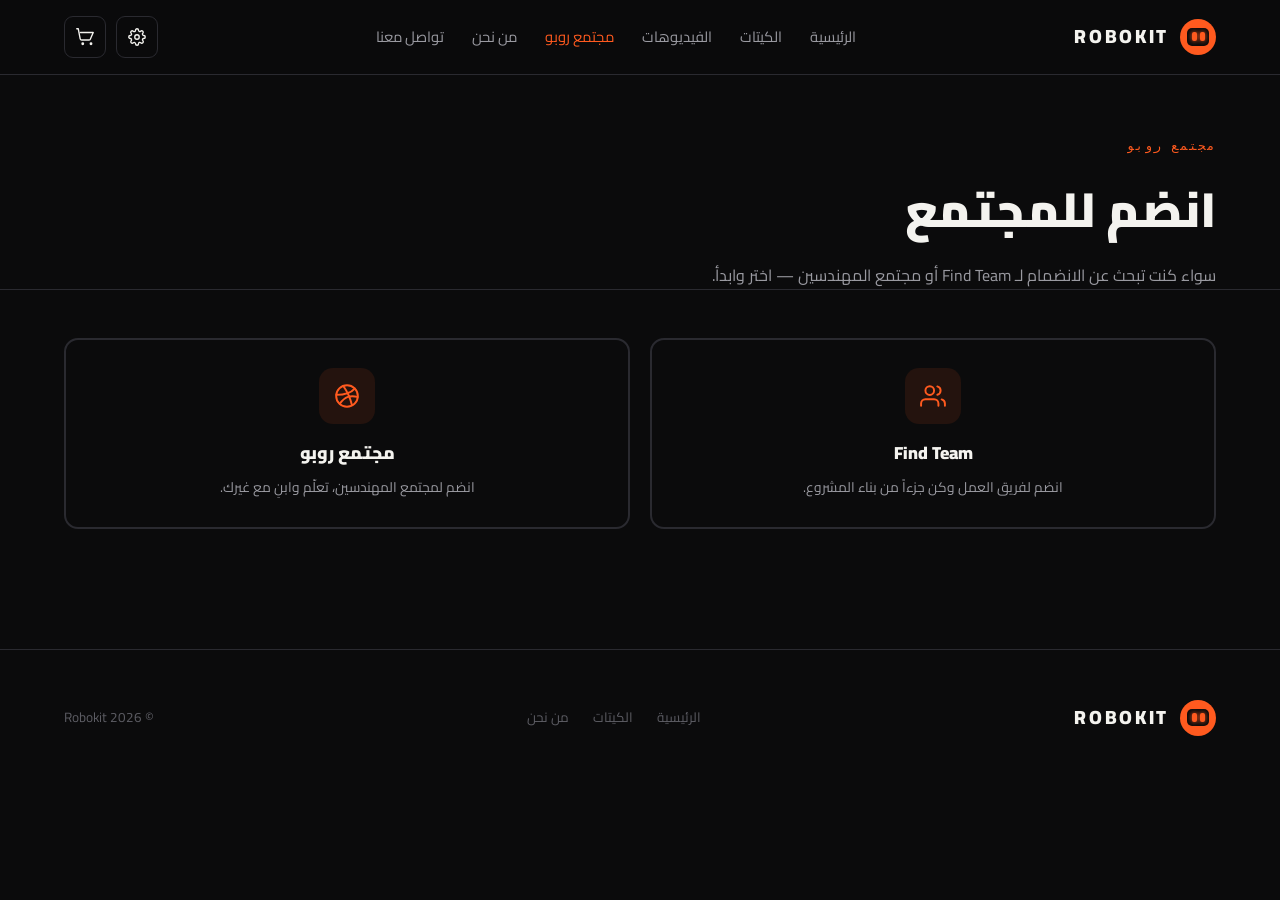
<file: community.html>
<!DOCTYPE html>
<html lang="ar" dir="rtl">
<head>
<meta charset="UTF-8">
<meta name="viewport" content="width=device-width, initial-scale=1.0">
<title>مجتمع روبو — Robokit</title>
<link rel="preconnect" href="https://fonts.googleapis.com">
<link rel="preconnect" href="https://fonts.gstatic.com" crossorigin>
<link href="https://fonts.googleapis.com/css2?family=Cairo:wght@400;600;700;800;900&family=JetBrains+Mono:wght@400;600;700&display=swap" rel="stylesheet">
<link rel="stylesheet" href="shared.css">
<style>
.page-head{padding-block:60px 0;border-bottom:1px solid var(--border);}
.page-eyebrow{display:block;font-family:'JetBrains Mono',monospace;color:var(--orange);font-size:.78rem;letter-spacing:.12em;text-transform:uppercase;margin-bottom:10px;}
.page-title{font-size:clamp(2rem,4vw,3rem);font-weight:900;margin-bottom:10px;}
.page-sub{color:var(--text-muted);font-size:1rem;max-width:560px;}

/* ===== Type selector ===== */
.type-section{padding-block:48px 0;}
.type-grid{display:grid;grid-template-columns:1fr 1fr;gap:20px;margin-bottom:40px;}
.type-card{
  border:2px solid var(--border);border-radius:var(--radius);padding:28px;
  cursor:pointer;transition:all .2s;text-align:center;
}
.type-card:hover{border-color:var(--orange-dim);}
.type-card.selected{border-color:var(--orange);background:rgba(255,90,31,.05);}
.type-icon{
  width:56px;height:56px;border-radius:var(--radius);background:rgba(255,90,31,.1);
  display:flex;align-items:center;justify-content:center;color:var(--orange);margin:0 auto 14px;
}
.type-icon svg{width:26px;height:26px;}
.type-card h3{font-size:1.1rem;font-weight:900;margin-bottom:6px;}
.type-card p{font-size:.86rem;color:var(--text-muted);}
.type-card .type-check{
  display:none;width:22px;height:22px;border-radius:50%;background:var(--orange);
  align-items:center;justify-content:center;margin:12px auto 0;
}
.type-card .type-check svg{width:13px;height:13px;stroke:#110d0a;stroke-width:2.5;}
.type-card.selected .type-check{display:flex;}

/* ===== Form ===== */
.form-section{padding-block:0 80px;}
.community-form{
  max-width:540px;margin:0 auto;
  background:var(--surface);border:1px solid var(--border);border-radius:var(--radius);
  padding:36px;
}
.community-form[hidden]{display:none;}
.form-title{font-size:1.2rem;font-weight:900;margin-bottom:6px;}
.form-sub{font-size:.88rem;color:var(--text-muted);margin-bottom:28px;}
.field{display:flex;flex-direction:column;gap:6px;margin-bottom:18px;}
.field label{font-size:.84rem;font-weight:700;color:var(--text-muted);}
.field label span{color:var(--orange);}
.radio-group{display:flex;gap:10px;flex-wrap:wrap;}
.radio-opt{
  display:flex;align-items:center;gap:7px;
  padding:10px 16px;border:1px solid var(--border);border-radius:999px;
  cursor:pointer;font-size:.88rem;transition:all .2s;
}
.radio-opt:hover{border-color:var(--orange-dim);}
.radio-opt input{accent-color:var(--orange);width:15px;height:15px;}
.radio-opt.checked{border-color:var(--orange);color:var(--orange);background:rgba(255,90,31,.05);}
.success-msg{
  display:none;text-align:center;padding:40px 20px;
}
.success-msg .check-circle{
  width:64px;height:64px;border-radius:50%;background:rgba(255,90,31,.1);
  display:flex;align-items:center;justify-content:center;margin:0 auto 18px;color:var(--orange);
}
.success-msg .check-circle svg{width:30px;height:30px;}
.success-msg h3{font-size:1.3rem;font-weight:900;margin-bottom:8px;}
.success-msg p{color:var(--text-muted);font-size:.92rem;}

@media(max-width:600px){
  .type-grid{grid-template-columns:1fr;}
  .community-form{padding:24px;}
}
</style>
</head>
<body>
<div id="headerMount"></div>

<div class="page-head">
  <div class="container">
    <span class="page-eyebrow">مجتمع روبو</span>
    <h1 class="page-title">انضم للمجتمع</h1>
    <p class="page-sub">سواء كنت تبحث عن الانضمام لـ Find Team أو مجتمع المهندسين — اختر وابدأ.</p>
  </div>
</div>

<main>
  <div class="type-section">
    <div class="container">
      <div class="type-grid">

        <div class="type-card" id="card-team" onclick="selectType('team')">
          <div class="type-icon">
            <svg viewBox="0 0 24 24" fill="none" stroke="currentColor" stroke-width="1.8" stroke-linecap="round" stroke-linejoin="round"><path d="M17 21v-2a4 4 0 0 0-4-4H5a4 4 0 0 0-4 4v2"/><circle cx="9" cy="7" r="4"/><path d="M23 21v-2a4 4 0 0 0-3-3.87"/><path d="M16 3.13a4 4 0 0 1 0 7.75"/></svg>
          </div>
          <h3>Find Team</h3>
          <p>انضم لفريق العمل وكن جزءاً من بناء المشروع.</p>
          <div class="type-check">
            <svg viewBox="0 0 24 24" fill="none" stroke="currentColor" stroke-linecap="round" stroke-linejoin="round"><path d="M20 6 9 17l-5-5"/></svg>
          </div>
        </div>

        <div class="type-card" id="card-community" onclick="selectType('community')">
          <div class="type-icon">
            <svg viewBox="0 0 24 24" fill="none" stroke="currentColor" stroke-width="1.8" stroke-linecap="round" stroke-linejoin="round"><circle cx="12" cy="12" r="10"/><path d="M8.56 2.75c4.37 6.03 6.02 9.42 8.03 17.72m2.54-15.38c-3.72 4.35-8.94 5.66-16.88 5.85m19.5 1.9c-3.5-.93-6.63-.82-8.94 0-2.58.92-5.01 2.86-7.44 6.32"/></svg>
          </div>
          <h3>مجتمع روبو</h3>
          <p>انضم لمجتمع المهندسين، تعلّم وابنِ مع غيرك.</p>
          <div class="type-check">
            <svg viewBox="0 0 24 24" fill="none" stroke="currentColor" stroke-linecap="round" stroke-linejoin="round"><path d="M20 6 9 17l-5-5"/></svg>
          </div>
        </div>

      </div>
    </div>
  </div>

  <div class="form-section">
    <div class="container">

      <!-- فورم فريق -->
      <div class="community-form" id="form-team" hidden>
        <div id="success-team" class="success-msg">
          <div class="check-circle"><svg viewBox="0 0 24 24" fill="none" stroke="currentColor" stroke-width="2" stroke-linecap="round" stroke-linejoin="round"><path d="M20 6 9 17l-5-5"/></svg></div>
          <h3>تم استلام طلبك!</h3>
          <p>شكراً لاهتمامك بالانضمام لFind Team — سنتواصل معك قريباً.</p>
        </div>
        <div id="form-team-inner">
          <h2 class="form-title">الانضمام لFind Team</h2>
          <p class="form-sub">أدخل بياناتك وسنتواصل معك في أقرب وقت.</p>
          <div class="field"><label>الاسم الكامل <span>*</span></label><input type="text" id="t-name" placeholder="مثال: محمد أحمد"></div>
          <div class="field"><label>رقم الهاتف <span>*</span></label><input type="tel" id="t-phone" placeholder="07xxxxxxxx"></div>
          <div class="field"><label>مكان السكن <span>*</span></label><input type="text" id="t-city" placeholder="مثال: عمّان، الزرقاء..."></div>
          <div class="field">
            <label>مستواك بالأردوينو <span>*</span></label>
            <div class="radio-group" id="t-level-group">
              <label class="radio-opt"><input type="radio" name="t-level" value="متوسط"> متوسط</label>
              <label class="radio-opt"><input type="radio" name="t-level" value="قوي"> قوي</label>
              <label class="radio-opt"><input type="radio" name="t-level" value="سفّاح"> سفّاح</label>
            </div>
          </div>
          <div class="field">
            <label>الجنس <span>*</span></label>
            <div class="radio-group" id="t-gender-group">
              <label class="radio-opt"><input type="radio" name="t-gender" value="ذكر"> ذكر</label>
              <label class="radio-opt"><input type="radio" name="t-gender" value="أنثى"> أنثى</label>
            </div>
          </div>
          <button class="btn btn-primary btn-full" onclick="submitForm('team')">إرسال الطلب</button>
        </div>
      </div>

      <!-- فورم مجتمع -->
      <div class="community-form" id="form-community" hidden>
        <div id="success-community" class="success-msg">
          <div class="check-circle"><svg viewBox="0 0 24 24" fill="none" stroke="currentColor" stroke-width="2" stroke-linecap="round" stroke-linejoin="round"><path d="M20 6 9 17l-5-5"/></svg></div>
          <h3>أهلاً بك في المجتمع!</h3>
          <p>طلبك وصلنا — انتظر تواصلنا معك للانضمام لمجتمع روبو.</p>
        </div>
        <div id="form-community-inner">
          <h2 class="form-title">الانضمام لمجتمع روبو</h2>
          <p class="form-sub">انضم لمجتمع المهندسين وابدأ رحلتك.</p>
          <div class="field"><label>الاسم الكامل <span>*</span></label><input type="text" id="c-name" placeholder="مثال: محمد أحمد"></div>
          <div class="field"><label>رقم الهاتف <span>*</span></label><input type="tel" id="c-phone" placeholder="07xxxxxxxx"></div>
          <div class="field"><label>مكان السكن <span>*</span></label><input type="text" id="c-city" placeholder="مثال: عمّان، الزرقاء..."></div>
          <div class="field">
            <label>مستواك بالأردوينو <span>*</span></label>
            <div class="radio-group" id="c-level-group">
              <label class="radio-opt"><input type="radio" name="c-level" value="مبتدئ"> مبتدئ</label>
              <label class="radio-opt"><input type="radio" name="c-level" value="متوسط"> متوسط</label>
              <label class="radio-opt"><input type="radio" name="c-level" value="قوي"> قوي</label>
              <label class="radio-opt"><input type="radio" name="c-level" value="سفّاح"> سفّاح</label>
            </div>
          </div>
          <div class="field">
            <label>الجنس <span>*</span></label>
            <div class="radio-group" id="c-gender-group">
              <label class="radio-opt"><input type="radio" name="c-gender" value="ذكر"> ذكر</label>
              <label class="radio-opt"><input type="radio" name="c-gender" value="أنثى"> أنثى</label>
            </div>
          </div>
          <button class="btn btn-primary btn-full" onclick="submitForm('community')">انضم الآن</button>
        </div>
      </div>

    </div>
  </div>
</main>

<footer class="site-footer">
  <div class="container footer-inner">
    <div class="brand"><span class="brand-mark"><span class="bot-face"><span class="eye"></span><span class="eye"></span></span></span><span class="brand-text">ROBOKIT</span></div>
    <div class="footer-links">
      <a href="index.html">الرئيسية</a>
      <a href="projects.html">الكيتات</a>
      <a href="about.html">من نحن</a>
    </div>
    <span class="footer-copy">© 2026 Robokit</span>
  </div>
</footer>

<div id="cartMount"></div>
<div id="toast"></div>
<script src="shared.js"></script>
<script>
let activeType = null;

function selectType(type){
  activeType = type;
  document.getElementById('card-team').classList.toggle('selected', type==='team');
  document.getElementById('card-community').classList.toggle('selected', type==='community');
  document.getElementById('form-team').hidden = type!=='team';
  document.getElementById('form-community').hidden = type!=='community';
  setTimeout(()=>{
    document.getElementById('form-'+type).scrollIntoView({behavior:'smooth',block:'start'});
  },100);
}

// Style radio opts on change
document.addEventListener('change', e=>{
  if(!e.target.matches('input[type=radio]')) return;
  const group = e.target.closest('.radio-group');
  if(!group) return;
  group.querySelectorAll('.radio-opt').forEach(opt=>{
    opt.classList.toggle('checked', opt.querySelector('input').checked);
  });
});

async function submitForm(type){
  const pre = type==='team' ? 't' : 'c';
  const name   = document.getElementById(pre+'-name').value.trim();
  const phone  = document.getElementById(pre+'-phone').value.trim();
  const city   = document.getElementById(pre+'-city').value.trim();
  const level  = document.querySelector(`input[name="${pre}-level"]:checked`)?.value || '';
  const gender = document.querySelector(`input[name="${pre}-gender"]:checked`)?.value || '';

  if(!name||!phone||!city||!level||!gender){
    showToast('فضلاً أكمل جميع الحقول المطلوبة');
    return;
  }

  const entry = {
    id: 'CM-'+Date.now().toString(36).toUpperCase(),
    date: new Date().toISOString(),
    type: type==='team' ? 'Find Team' : 'مجتمع روبو',
    name, phone, city, level, gender
  };

  // حفظ في التخزين المشترك (نفس آلية الطلبات)
  try{
    const existing = await storageGetCommunity();
    existing.push(entry);
    await storageSetCommunity(existing);
  }catch(e){}

  // إخفاء الفورم وإظهار رسالة النجاح
  document.getElementById('form-'+type+'-inner').style.display='none';
  document.getElementById('success-'+type).style.display='block';
}

async function storageGetCommunity(){
  try{ const r=await window.storage?.get('community_requests',true); return r?.value?JSON.parse(r.value):[]; }catch(e){return[];}
}
async function storageSetCommunity(data){
  try{ await window.storage?.set('community_requests',JSON.stringify(data),true); }catch(e){}
}

(async function(){
  document.getElementById('headerMount').innerHTML = renderHeader('community');
  document.getElementById('cartMount').innerHTML = renderCartDrawer();
  updateCartBadge();
  await detectApi();
})();
</script>
</body>
</html>
</file>
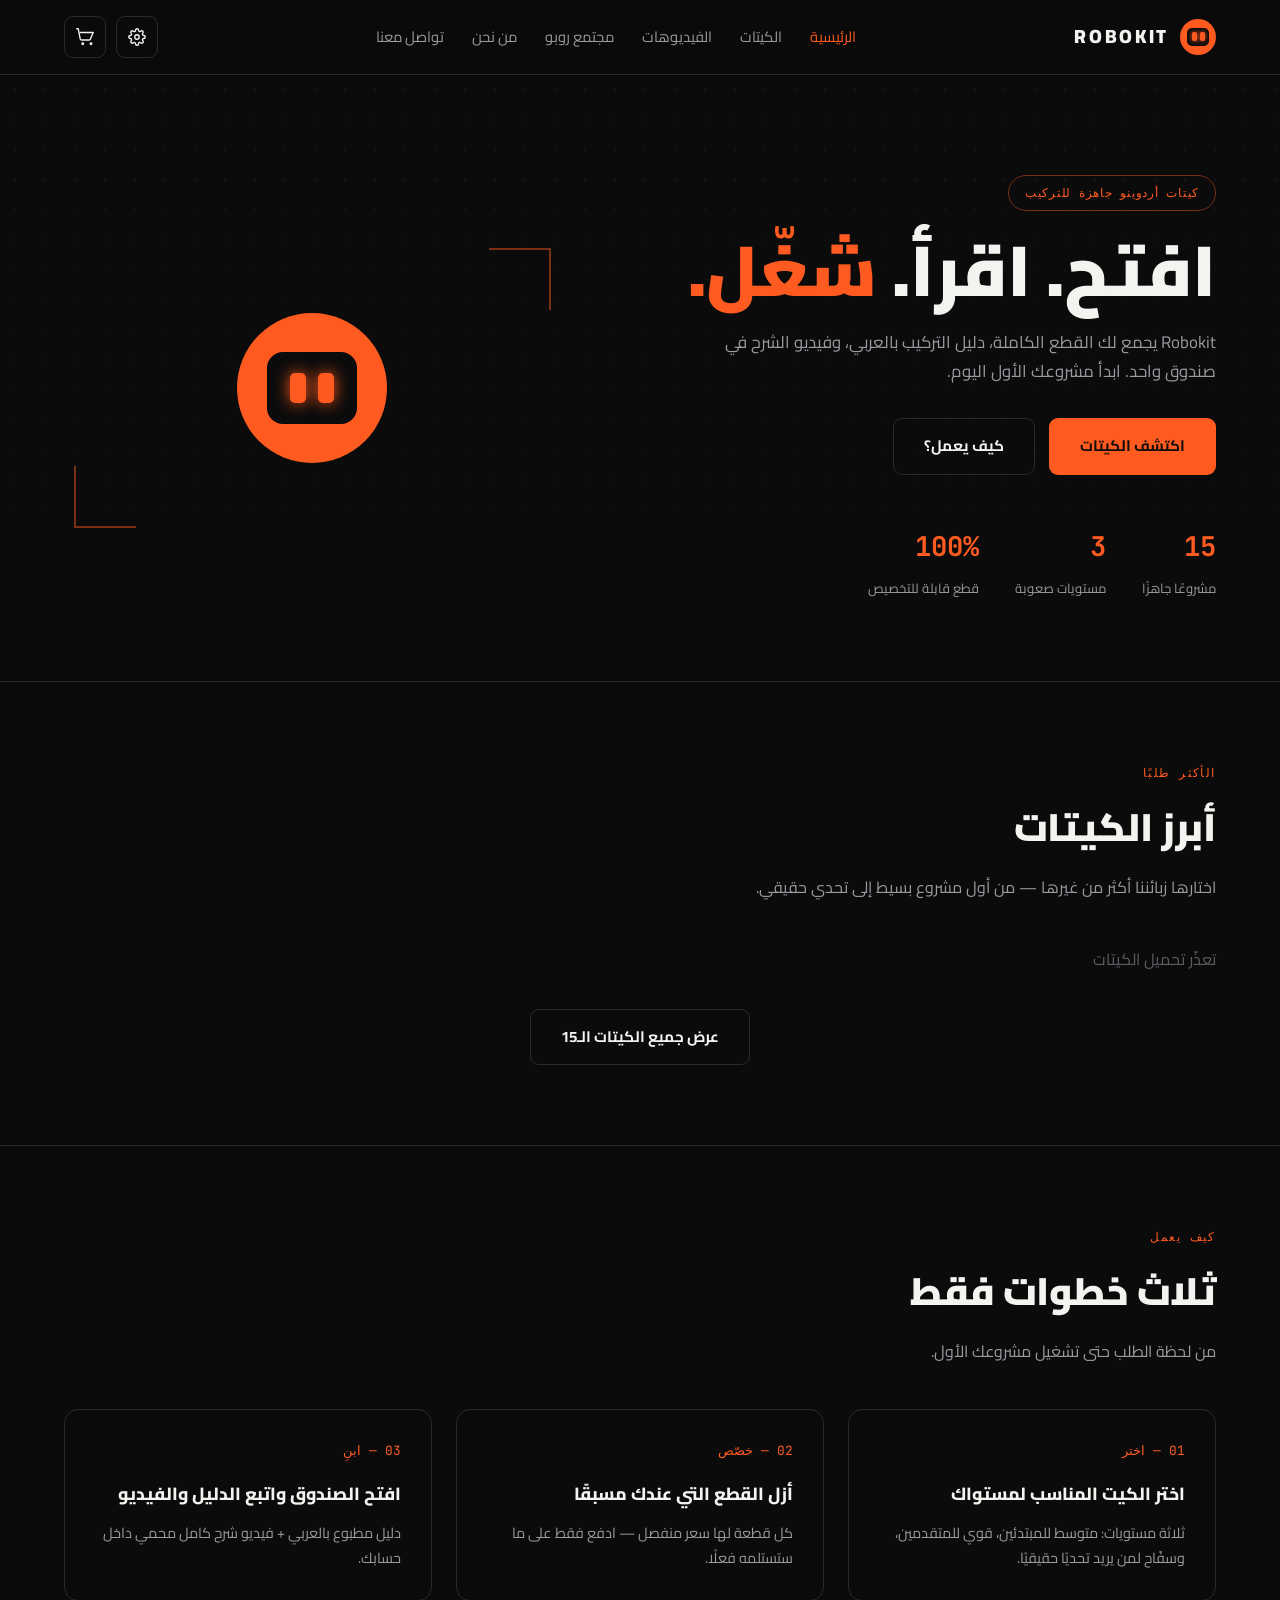
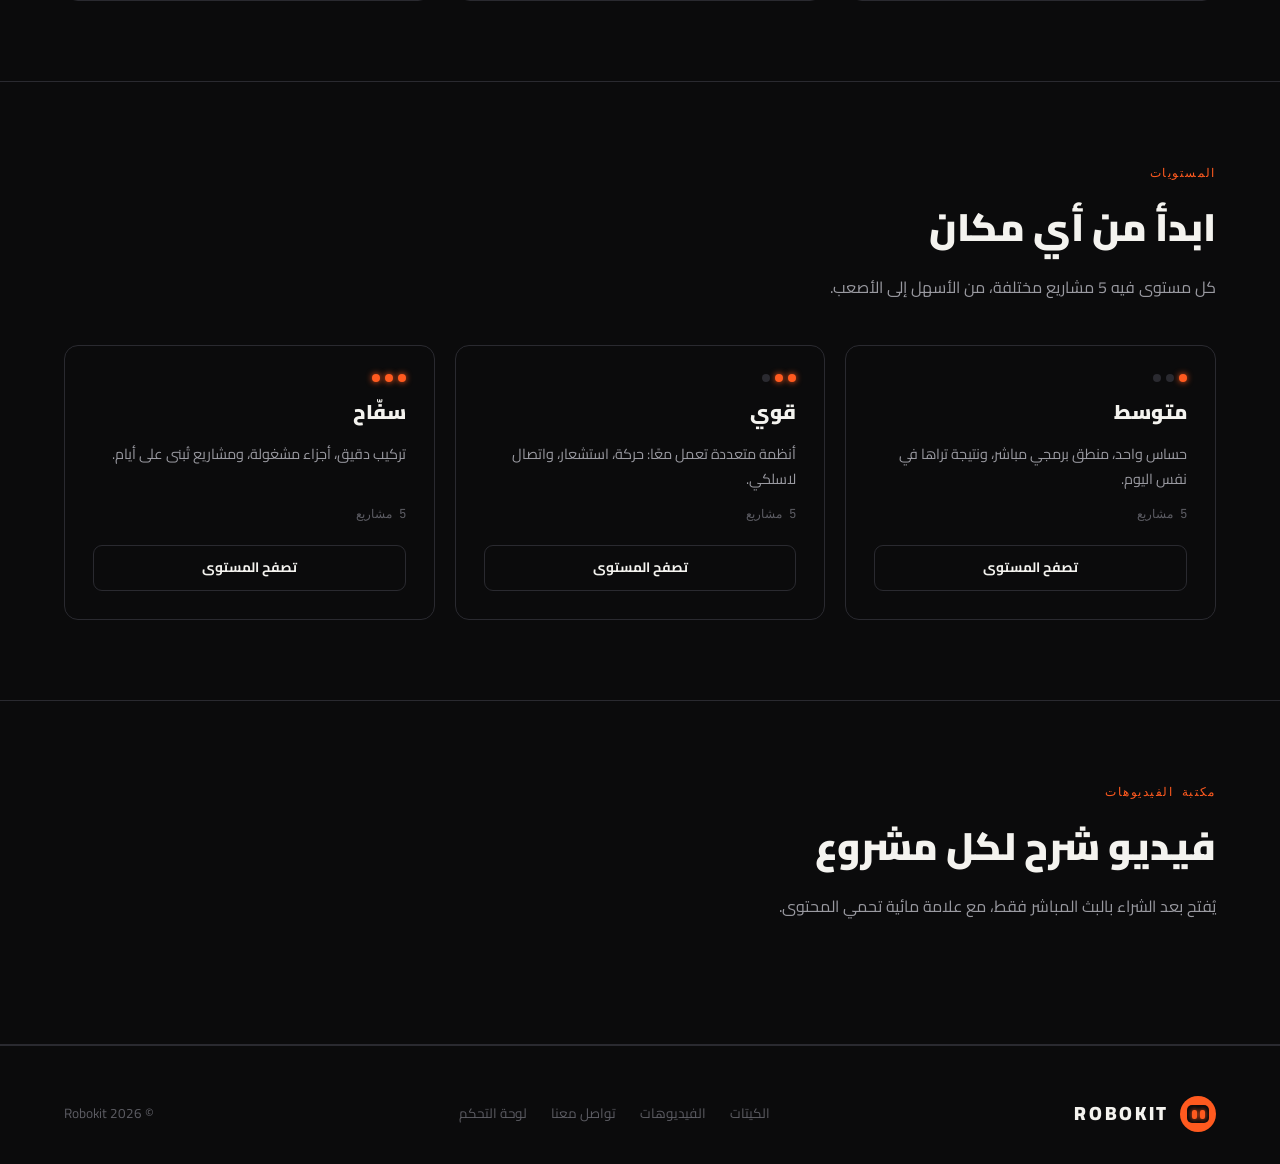
<file: index-final.html>
<!DOCTYPE html>
<html lang="ar" dir="rtl">
<head>
<meta charset="UTF-8">
<meta name="viewport" content="width=device-width, initial-scale=1.0">
<title>Robokit — كيتات أردوينو هندسية كاملة</title>
<link rel="preconnect" href="https://fonts.googleapis.com">
<link rel="preconnect" href="https://fonts.gstatic.com" crossorigin>
<link href="https://fonts.googleapis.com/css2?family=Cairo:wght@400;600;700;800;900&family=JetBrains+Mono:wght@400;600;700&display=swap" rel="stylesheet">
<link rel="stylesheet" href="shared.css">
<style>
.hero{position:relative;padding-block:100px 80px;border-bottom:1px solid var(--border);overflow:hidden;}
.hero::before{content:'';position:absolute;inset:0;background-image:radial-gradient(var(--border) 1px,transparent 1px);background-size:30px 30px;mask-image:linear-gradient(to bottom,black,transparent 80%);opacity:.45;}
.hero .container{position:relative;z-index:1;display:grid;grid-template-columns:1.1fr .9fr;gap:48px;align-items:center;}
.eyebrow{display:inline-flex;align-items:center;gap:8px;font-family:var(--font-mono);font-size:.78rem;color:var(--orange);border:1px solid var(--orange-dim);border-radius:999px;padding:6px 16px;letter-spacing:.06em;margin-bottom:20px;}
.hero-title{font-size:clamp(2.6rem,5.5vw,4.6rem);font-weight:900;line-height:1.12;margin-bottom:18px;}
.hero-title span{color:var(--orange);}
.hero-text{font-size:1.05rem;color:var(--text-muted);max-width:500px;margin-bottom:32px;}
.hero-actions{display:flex;gap:14px;flex-wrap:wrap;margin-bottom:48px;}
.hero-stats{display:flex;gap:36px;flex-wrap:wrap;}
.hero-stat strong{display:block;font-family:var(--font-mono);font-size:1.7rem;color:var(--orange);margin-bottom:2px;}
.hero-stat span{font-size:.82rem;color:var(--text-muted);}
.hero-visual{display:flex;align-items:center;justify-content:center;height:300px;position:relative;}
.hero-visual::before,.hero-visual::after{content:'';position:absolute;width:60px;height:60px;border:2px solid var(--orange-dim);}
.hero-visual::before{top:10px;right:10px;border-width:2px 2px 0 0;}
.hero-visual::after{bottom:10px;left:10px;border-width:0 0 2px 2px;}
.bot-xl{width:150px;height:150px;border-radius:50%;background:var(--orange);display:flex;align-items:center;justify-content:center;}
.bot-xl .bot-face{width:60%;height:48%;background:var(--bg);border-radius:16px;display:flex;align-items:center;justify-content:center;gap:12px;}
.bot-xl .eye{width:16px;height:30px;background:var(--orange);border-radius:5px;box-shadow:0 0 16px var(--orange);animation:blink 5s infinite;}
.bot-xl .eye:nth-child(2){animation-delay:.12s;}
section{padding-block:80px;}
.section-border{border-bottom:1px solid var(--border);}
.sec-head{margin-bottom:44px;}
.sec-eyebrow{display:block;font-family:var(--font-mono);color:var(--orange);font-size:.78rem;letter-spacing:.12em;text-transform:uppercase;margin-bottom:10px;}
.sec-title{font-size:clamp(1.8rem,3vw,2.4rem);font-weight:900;margin-bottom:12px;}
.sec-text{color:var(--text-muted);font-size:1rem;max-width:580px;}
.featured-grid{display:grid;grid-template-columns:repeat(auto-fill,minmax(240px,1fr));gap:20px;}
.featured-card{background:var(--surface);border:1px solid var(--border);border-radius:var(--radius);padding:26px;display:flex;flex-direction:column;gap:12px;transition:border-color .2s,transform .2s;position:relative;overflow:hidden;}
.featured-card:hover{border-color:var(--orange-dim);transform:translateY(-3px);}
.featured-card::before{content:'';position:absolute;top:0;right:0;left:0;height:2px;background:var(--orange);transform:scaleX(0);transform-origin:right;transition:transform .3s;}
.featured-card:hover::before{transform:scaleX(1);}
.fc-badge{display:inline-flex;font-size:.7rem;font-weight:800;color:var(--orange);border:1px solid var(--orange-dim);border-radius:999px;padding:3px 10px;align-self:flex-start;}
.fc-code{font-family:var(--font-mono);font-size:.75rem;color:var(--text-faint);}
.fc-title{font-size:1.08rem;font-weight:800;flex-grow:1;}
.fc-desc{font-size:.88rem;color:var(--text-muted);}
.fc-footer{display:flex;align-items:center;justify-content:space-between;gap:12px;margin-top:4px;}
.fc-price{font-family:var(--font-mono);font-size:1.3rem;font-weight:700;color:var(--orange);}
.fc-price small{font-size:.75rem;color:var(--text-muted);font-weight:400;margin-inline-start:4px;}
.fc-level{display:flex;gap:4px;}
.fc-level span{width:7px;height:7px;border-radius:50%;background:var(--border);}
.fc-level span.on{background:var(--orange);box-shadow:0 0 5px var(--orange);}
.featured-cta{text-align:center;margin-top:36px;}
.how-grid{display:grid;grid-template-columns:repeat(3,1fr);gap:24px;}
.how-card{border:1px solid var(--border);border-radius:var(--radius);padding:30px;}
.how-num{font-family:var(--font-mono);font-size:.8rem;color:var(--orange);display:block;margin-bottom:16px;}
.how-card h3{font-size:1.1rem;font-weight:800;margin-bottom:10px;}
.how-card p{font-size:.9rem;color:var(--text-muted);}
.levels-grid{display:grid;grid-template-columns:repeat(3,1fr);gap:20px;}
.level-card{border:1px solid var(--border);border-radius:var(--radius);padding:28px;display:flex;flex-direction:column;gap:12px;transition:border-color .2s;}
.level-card:hover{border-color:var(--orange-dim);}
.level-dots{display:flex;gap:5px;}
.level-dots span{width:8px;height:8px;border-radius:50%;background:var(--border);}
.level-dots span.on{background:var(--orange);box-shadow:0 0 6px var(--orange);}
.level-card h3{font-size:1.25rem;font-weight:900;}
.level-card p{font-size:.9rem;color:var(--text-muted);flex-grow:1;}
.level-count{font-family:var(--font-mono);font-size:.78rem;color:var(--text-faint);}
.video-grid{display:grid;grid-template-columns:repeat(auto-fill,minmax(220px,1fr));gap:16px;}
.video-card{border:1px solid var(--border);border-radius:var(--radius);overflow:hidden;}
.video-thumb{aspect-ratio:16/10;background:linear-gradient(135deg,var(--surface),#0a0a0b);display:flex;flex-direction:column;align-items:center;justify-content:center;gap:8px;color:var(--text-faint);user-select:none;position:relative;overflow:hidden;}
.video-thumb .wm{position:absolute;font-size:1.6rem;font-weight:900;color:rgba(255,90,31,.04);letter-spacing:.3em;transform:rotate(-18deg);white-space:nowrap;}
.video-thumb svg{width:22px;height:22px;position:relative;}
.video-thumb span{font-size:.74rem;position:relative;}
.video-meta{padding:12px 14px;}
.video-code{font-family:var(--font-mono);font-size:.7rem;color:var(--text-faint);display:block;margin-bottom:4px;}
.video-title{font-size:.88rem;font-weight:700;}
@media(max-width:900px){.hero .container{grid-template-columns:1fr;}.hero-visual{height:180px;order:-1;}.how-grid,.levels-grid{grid-template-columns:1fr;}}
@media(max-width:600px){section{padding-block:56px;}}
</style>
</head>
<body>
<div id="headerMount"></div>
<main>
  <section class="hero">
    <div class="container">
      <div>
        <span class="eyebrow">كيتات أردوينو جاهزة للتركيب</span>
        <h1 class="hero-title">افتح. اقرأ. <span>شغّل.</span></h1>
        <p class="hero-text">Robokit يجمع لك القطع الكاملة، دليل التركيب بالعربي، وفيديو الشرح في صندوق واحد. ابدأ مشروعك الأول اليوم.</p>
        <div class="hero-actions">
          <a href="projects.html" class="btn btn-primary">اكتشف الكيتات</a>
          <a href="#how" class="btn btn-outline">كيف يعمل؟</a>
        </div>
        <div class="hero-stats">
          <div class="hero-stat"><strong>15</strong><span>مشروعًا جاهزًا</span></div>
          <div class="hero-stat"><strong>3</strong><span>مستويات صعوبة</span></div>
          <div class="hero-stat"><strong>100%</strong><span>قطع قابلة للتخصيص</span></div>
        </div>
      </div>
      <div class="hero-visual">
        <div class="bot-xl"><div class="bot-face"><span class="eye"></span><span class="eye"></span></div></div>
      </div>
    </div>
  </section>

  <section class="section-border" id="featured">
    <div class="container">
      <div class="sec-head">
        <span class="sec-eyebrow">الأكثر طلبًا</span>
        <h2 class="sec-title">أبرز الكيتات</h2>
        <p class="sec-text">اختارها زبائننا أكثر من غيرها — من أول مشروع بسيط إلى تحدي حقيقي.</p>
      </div>
      <div class="featured-grid" id="featuredGrid"><div style="color:var(--text-faint);font-size:.9rem">جارٍ تحميل الكيتات…</div></div>
      <div class="featured-cta"><a href="projects.html" class="btn btn-outline">عرض جميع الكيتات الـ15</a></div>
    </div>
  </section>

  <section class="section-border" id="how">
    <div class="container">
      <div class="sec-head">
        <span class="sec-eyebrow">كيف يعمل</span>
        <h2 class="sec-title">ثلاث خطوات فقط</h2>
        <p class="sec-text">من لحظة الطلب حتى تشغيل مشروعك الأول.</p>
      </div>
      <div class="how-grid">
        <div class="how-card"><span class="how-num">01 — اختر</span><h3>اختر الكيت المناسب لمستواك</h3><p>ثلاثة مستويات: متوسط للمبتدئين، قوي للمتقدمين، وسفّاح لمن يريد تحديًا حقيقيًا.</p></div>
        <div class="how-card"><span class="how-num">02 — خصّص</span><h3>أزل القطع التي عندك مسبقًا</h3><p>كل قطعة لها سعر منفصل — ادفع فقط على ما ستستلمه فعلًا.</p></div>
        <div class="how-card"><span class="how-num">03 — ابنِ</span><h3>افتح الصندوق واتبع الدليل والفيديو</h3><p>دليل مطبوع بالعربي + فيديو شرح كامل محمي داخل حسابك.</p></div>
      </div>
    </div>
  </section>

  <section class="section-border">
    <div class="container">
      <div class="sec-head">
        <span class="sec-eyebrow">المستويات</span>
        <h2 class="sec-title">ابدأ من أي مكان</h2>
        <p class="sec-text">كل مستوى فيه 5 مشاريع مختلفة، من الأسهل إلى الأصعب.</p>
      </div>
      <div class="levels-grid">
        <div class="level-card">
          <div class="level-dots"><span class="on"></span><span></span><span></span></div>
          <h3>متوسط</h3>
          <p>حساس واحد، منطق برمجي مباشر، ونتيجة تراها في نفس اليوم.</p>
          <span class="level-count">5 مشاريع</span>
          <a href="projects.html?level=medium" class="btn btn-outline btn-sm" style="margin-top:8px;">تصفح المستوى</a>
        </div>
        <div class="level-card">
          <div class="level-dots"><span class="on"></span><span class="on"></span><span></span></div>
          <h3>قوي</h3>
          <p>أنظمة متعددة تعمل معًا: حركة، استشعار، واتصال لاسلكي.</p>
          <span class="level-count">5 مشاريع</span>
          <a href="projects.html?level=strong" class="btn btn-outline btn-sm" style="margin-top:8px;">تصفح المستوى</a>
        </div>
        <div class="level-card">
          <div class="level-dots"><span class="on"></span><span class="on"></span><span class="on"></span></div>
          <h3>سفّاح</h3>
          <p>تركيب دقيق، أجزاء مشغولة، ومشاريع تُبنى على أيام.</p>
          <span class="level-count">5 مشاريع</span>
          <a href="projects.html?level=extreme" class="btn btn-outline btn-sm" style="margin-top:8px;">تصفح المستوى</a>
        </div>
      </div>
    </div>
  </section>

  <section class="section-border" id="videos">
    <div class="container">
      <div class="sec-head">
        <span class="sec-eyebrow">مكتبة الفيديوهات</span>
        <h2 class="sec-title">فيديو شرح لكل مشروع</h2>
        <p class="sec-text">يُفتح بعد الشراء بالبث المباشر فقط، مع علامة مائية تحمي المحتوى.</p>
      </div>
      <div class="video-grid" id="videoGrid"></div>
    </div>
  </section>
</main>

<footer class="site-footer" id="contact">
  <div class="container footer-inner">
    <div class="brand"><span class="brand-mark"><span class="bot-face"><span class="eye"></span><span class="eye"></span></span></span><span class="brand-text">ROBOKIT</span></div>
    <div class="footer-links">
      <a href="projects.html">الكيتات</a>
      <a href="#videos">الفيديوهات</a>
      <a href="mailto:support@robokit.jo">تواصل معنا</a>
      <a href="admin.html">لوحة التحكم</a>
    </div>
    <span class="footer-copy">© 2026 Robokit</span>
  </div>
</footer>

<div id="cartMount"></div>
<div id="toast"></div>
<script src="shared.js"></script>
<script>
let LEVELS = null;
const DOTS = {medium:1,strong:2,extreme:3};

(async function(){
  document.getElementById('headerMount').innerHTML = renderHeader('home');
  document.getElementById('cartMount').innerHTML = renderCartDrawer();
  updateCartBadge();
  await detectApi();
  LEVELS = await loadCatalog();
  renderFeatured();
  renderVideos();
})();

function renderFeatured(){
  const grid = document.getElementById('featuredGrid');
  if(!LEVELS){grid.innerHTML='<p style="color:var(--text-faint)">تعذّر تحميل الكيتات</p>';return;}
  const picks = [];
  ['medium','strong','extreme'].forEach(lk=>{
    const badge = LEVELS[lk].items.find(i=>i.badge);
    const extra = LEVELS[lk].items.find(i=>!i.badge);
    if(badge) picks.push({lk,item:badge});
    if(extra) picks.push({lk,item:extra});
  });
  grid.innerHTML = picks.slice(0,6).map(({lk,item})=>{
    const n=DOTS[lk];
    const dots=[1,2,3].map(i=>`<span class="${i<=n?'on':''}"></span>`).join('');
    return `<a href="kit.html?level=${lk}&code=${item.code}" class="featured-card">
      ${item.badge?'<span class="fc-badge">الأكثر طلبًا</span>':''}
      <span class="fc-code">${item.code}</span>
      <div class="fc-title">${escHtml(item.title)}</div>
      <div class="fc-desc">${escHtml(item.desc)}</div>
      <div class="fc-footer">
        <span class="fc-price">${kitTotal(item)}<small>${CURRENCY}</small></span>
        <span class="fc-level">${dots}</span>
      </div>
    </a>`;
  }).join('');
}

function renderVideos(){
  if(!LEVELS){return;}
  const cards=[];
  Object.values(LEVELS).forEach(level=>level.items.forEach(item=>{
    cards.push(`<div class="video-card">
      <div class="video-thumb" oncontextmenu="return false">
        <span class="wm">ROBOKIT</span>
        <svg viewBox="0 0 24 24" fill="none" stroke="currentColor" stroke-width="1.8" stroke-linecap="round" stroke-linejoin="round"><rect x="4" y="11" width="16" height="9" rx="2"/><path d="M8 11V7a4 4 0 0 1 8 0v4"/></svg>
        <span>يُفتح بعد الشراء</span>
      </div>
      <div class="video-meta"><span class="video-code">${item.code}</span><span class="video-title">${escHtml(item.title)}</span></div>
    </div>`);
  }));
  document.getElementById('videoGrid').innerHTML=cards.join('');
}
</script>
</body>
</html>
</file>
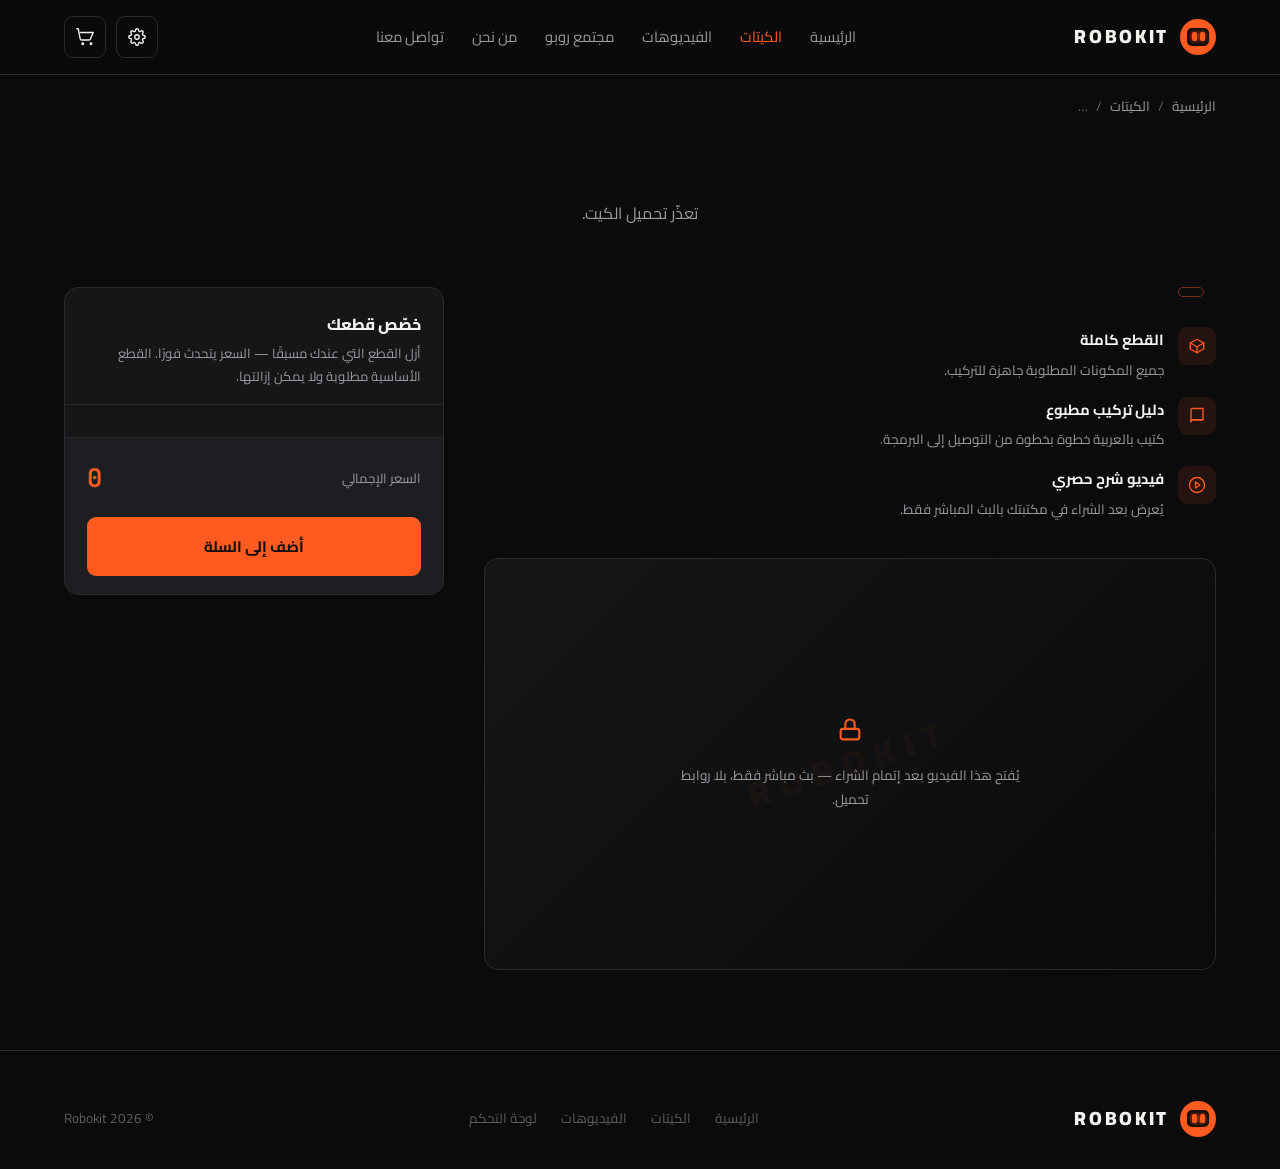
<file: kit.html>
<!DOCTYPE html>
<html lang="ar" dir="rtl">
<head>
<meta charset="UTF-8">
<meta name="viewport" content="width=device-width, initial-scale=1.0">
<title>تفاصيل الكيت — Robokit</title>
<link rel="preconnect" href="https://fonts.googleapis.com">
<link rel="preconnect" href="https://fonts.gstatic.com" crossorigin>
<link href="https://fonts.googleapis.com/css2?family=Cairo:wght@400;600;700;800;900&family=JetBrains+Mono:wght@400;600;700&display=swap" rel="stylesheet">
<link rel="stylesheet" href="shared.css">
<style>
.breadcrumb{display:flex;align-items:center;gap:8px;padding-block:20px;font-size:.85rem;color:var(--text-muted);}
.breadcrumb a{transition:color .2s;}.breadcrumb a:hover{color:var(--orange);}
.breadcrumb span{color:var(--text-faint);}
.kit-layout{display:grid;grid-template-columns:1fr 380px;gap:40px;padding-block:0 80px;align-items:start;}
/* Left: info */
.kit-info{}
.kit-meta{display:flex;align-items:center;gap:12px;margin-bottom:14px;}
.kit-code{font-family:var(--font-mono);font-size:.85rem;color:var(--text-faint);}
.kit-level-badge{font-size:.75rem;font-weight:700;color:var(--orange);border:1px solid var(--orange-dim);border-radius:999px;padding:4px 12px;}
.kit-title{font-size:clamp(1.8rem,3.5vw,2.6rem);font-weight:900;margin-bottom:14px;line-height:1.2;}
.kit-desc{font-size:1rem;color:var(--text-muted);margin-bottom:30px;max-width:560px;}
.includes-list{display:grid;gap:14px;margin-bottom:36px;}
.inc-item{display:flex;gap:14px;align-items:flex-start;}
.inc-icon{width:38px;height:38px;border-radius:var(--radius-sm);background:rgba(255,90,31,.1);display:flex;align-items:center;justify-content:center;color:var(--orange);flex-shrink:0;}
.inc-icon svg{width:18px;height:18px;}
.inc-text b{display:block;font-size:.92rem;margin-bottom:2px;}
.inc-text span{font-size:.84rem;color:var(--text-muted);}
.video-block{aspect-ratio:16/9;border-radius:var(--radius);background:linear-gradient(135deg,var(--surface),#0a0a0b);border:1px solid var(--border);display:flex;flex-direction:column;align-items:center;justify-content:center;gap:10px;text-align:center;padding:24px;user-select:none;position:relative;overflow:hidden;}
.video-block .wm{position:absolute;font-size:2.2rem;font-weight:900;color:rgba(255,90,31,.04);letter-spacing:.3em;transform:rotate(-18deg);white-space:nowrap;}
.video-block svg{position:relative;width:28px;height:28px;color:var(--orange);}
.video-block strong{position:relative;font-size:.95rem;}
.video-block p{position:relative;font-size:.84rem;color:var(--text-muted);max-width:360px;}
/* Right: parts + buy */
.kit-sidebar{position:sticky;top:90px;background:var(--surface);border:1px solid var(--border);border-radius:var(--radius);overflow:hidden;}
.sidebar-head{padding:22px 22px 16px;border-bottom:1px solid var(--border);}
.sidebar-head h3{font-size:1rem;font-weight:800;margin-bottom:4px;}
.sidebar-hint{font-size:.82rem;color:var(--text-muted);}
.parts-list{padding:16px 22px;}
.part-row{display:flex;align-items:center;justify-content:space-between;gap:10px;padding:11px 0;border-bottom:1px solid var(--border);cursor:pointer;}
.parts-list .part-row:last-child{border-bottom:none;}
.part-row.core{cursor:default;}
.part-left{display:flex;align-items:center;gap:10px;font-size:.9rem;}
.part-left input{width:17px;height:17px;accent-color:var(--orange);flex-shrink:0;}
.core-tag{font-family:var(--font-mono);font-size:.66rem;color:var(--text-faint);border:1px solid var(--border);border-radius:4px;padding:2px 7px;margin-inline-start:4px;}
.part-price{font-family:var(--font-mono);font-size:.85rem;color:var(--text-muted);white-space:nowrap;}
.sidebar-footer{padding:18px 22px;border-top:1px solid var(--border);background:var(--surface-2);}
.total-row{display:flex;justify-content:space-between;align-items:center;margin-bottom:16px;}
.total-label{font-size:.82rem;color:var(--text-muted);}
.total-val{font-family:var(--font-mono);font-size:1.6rem;font-weight:700;color:var(--orange);}
@media(max-width:900px){
  .kit-layout{grid-template-columns:1fr;}
  .kit-sidebar{position:static;}
}
</style>
</head>
<body>
<div id="headerMount"></div>

<main>
  <div class="container">
    <nav class="breadcrumb" id="breadcrumb">
      <a href="index.html">الرئيسية</a>
      <span>/</span>
      <a href="projects.html">الكيتات</a>
      <span>/</span>
      <span id="breadKit">…</span>
    </nav>

    <div id="loadingState" style="padding:60px 0;color:var(--text-muted);text-align:center;">جارٍ تحميل الكيت…</div>
    <div id="kitLayout" class="kit-layout" hidden>
      <!-- Left -->
      <div class="kit-info">
        <div id="kitImageWrap" style="border-radius:var(--radius);overflow:hidden;margin-bottom:24px;background:var(--surface-2);border:1px solid var(--border);aspect-ratio:16/9;display:none;align-items:center;justify-content:center;">
          <img id="kitImage" style="width:100%;height:100%;object-fit:cover;" alt="">
        </div>
        <div class="kit-meta">
          <span class="kit-code" id="kitCode"></span>
          <span class="kit-level-badge" id="kitLevel"></span>
        </div>
        <h1 class="kit-title" id="kitTitle"></h1>
        <p class="kit-desc" id="kitDesc"></p>

        <ul class="includes-list">
          <li class="inc-item">
            <span class="inc-icon"><svg viewBox="0 0 24 24" fill="none" stroke="currentColor" stroke-width="1.8" stroke-linecap="round" stroke-linejoin="round"><path d="M21 8l-9-5-9 5 9 5 9-5z"/><path d="M3 8v8l9 5 9-5V8"/><path d="M12 13v8"/></svg></span>
            <div class="inc-text"><b>القطع كاملة</b><span>جميع المكونات المطلوبة جاهزة للتركيب.</span></div>
          </li>
          <li class="inc-item">
            <span class="inc-icon"><svg viewBox="0 0 24 24" fill="none" stroke="currentColor" stroke-width="1.8" stroke-linecap="round" stroke-linejoin="round"><path d="M4 19.5A2.5 2.5 0 0 1 6.5 17H20"/><path d="M4 4.5A2.5 2.5 0 0 1 6.5 2H20v15H6.5A2.5 2.5 0 0 0 4 19.5v-15z"/></svg></span>
            <div class="inc-text"><b>دليل تركيب مطبوع</b><span>كتيب بالعربية خطوة بخطوة من التوصيل إلى البرمجة.</span></div>
          </li>
          <li class="inc-item">
            <span class="inc-icon"><svg viewBox="0 0 24 24" fill="none" stroke="currentColor" stroke-width="1.8" stroke-linecap="round" stroke-linejoin="round"><circle cx="12" cy="12" r="10"/><path d="M10 8l6 4-6 4V8z"/></svg></span>
            <div class="inc-text"><b>فيديو شرح حصري</b><span>يُعرض بعد الشراء في مكتبتك بالبث المباشر فقط.</span></div>
          </li>
        </ul>

        <div class="video-block" oncontextmenu="return false">
          <span class="wm">ROBOKIT</span>
          <svg viewBox="0 0 24 24" fill="none" stroke="currentColor" stroke-width="1.8" stroke-linecap="round" stroke-linejoin="round"><rect x="4" y="11" width="16" height="9" rx="2"/><path d="M8 11V7a4 4 0 0 1 8 0v4"/></svg>
          <strong id="videoTitle"></strong>
          <p>يُفتح هذا الفيديو بعد إتمام الشراء — بث مباشر فقط، بلا روابط تحميل.</p>
        </div>
      </div>

      <!-- Right sidebar -->
      <aside class="kit-sidebar">
        <div class="sidebar-head">
          <h3>خصّص قطعك</h3>
          <p class="sidebar-hint">أزل القطع التي عندك مسبقًا — السعر يتحدث فورًا. القطع الأساسية مطلوبة ولا يمكن إزالتها.</p>
        </div>
        <div class="parts-list" id="partsList"></div>
        <div class="sidebar-footer">
          <div class="total-row">
            <span class="total-label">السعر الإجمالي</span>
            <span class="total-val" id="totalVal">0</span>
          </div>
          <button class="btn btn-primary btn-full" id="addToCartBtn">أضف إلى السلة</button>
        </div>
      </aside>
    </div>
  </div>
</main>

<footer class="site-footer">
  <div class="container footer-inner">
    <div class="brand"><span class="brand-mark"><span class="bot-face"><span class="eye"></span><span class="eye"></span></span></span><span class="brand-text">ROBOKIT</span></div>
    <div class="footer-links">
      <a href="index.html">الرئيسية</a>
      <a href="projects.html">الكيتات</a>
      <a href="videos.html">الفيديوهات</a>
      <a href="admin.html">لوحة التحكم</a>
    </div>
    <span class="footer-copy">© 2026 Robokit</span>
  </div>
</footer>

<div id="cartMount"></div>
<div id="toast"></div>
<script src="shared.js"></script>
<script>
let currentItem = null;
let currentLevel = null;

(async function(){
  document.getElementById('headerMount').innerHTML = renderHeader('projects');
  document.getElementById('cartMount').innerHTML = renderCartDrawer();
  updateCartBadge();

  const params = new URLSearchParams(location.search);
  const level = params.get('level');
  const code  = params.get('code');

  await detectApi();
  const LEVELS = await loadCatalog();

  if(!LEVELS || !level || !code){
    document.getElementById('loadingState').textContent = 'تعذّر تحميل الكيت.';
    return;
  }

  const levelData = LEVELS[level];
  if(!levelData){ document.getElementById('loadingState').textContent = 'المستوى غير موجود.'; return; }

  const item = levelData.items.find(i=>i.code===code);
  if(!item){ document.getElementById('loadingState').textContent = 'الكيت غير موجود.'; return; }

  currentItem = item;
  currentLevel = levelData;

  // Populate
  document.title = item.title + ' — Robokit';
  document.getElementById('breadKit').textContent = item.title;
  document.getElementById('kitCode').textContent = item.code;
  document.getElementById('kitLevel').textContent = levelData.label;
  document.getElementById('kitTitle').textContent = item.title;
  document.getElementById('kitDesc').textContent = item.desc;
  document.getElementById('videoTitle').textContent = 'فيديو شرح — ' + item.title;

  if(item.image){
    const wrap = document.getElementById('kitImageWrap');
    const img  = document.getElementById('kitImage');
    img.src = item.image;
    img.alt = item.title;
    wrap.style.display = 'flex';
  }

  renderParts();

  document.getElementById('loadingState').hidden = true;
  document.getElementById('kitLayout').hidden = false;
})();

function renderParts(){
  const list = document.getElementById('partsList');
  list.innerHTML = currentItem.parts.map((p,i)=>`
    <label class="part-row ${p.core?'core':''}">
      <span class="part-left">
        <input type="checkbox" class="part-check" data-price="${p.price}" data-idx="${i}" ${p.core?'checked disabled':'checked'}>
        ${escHtml(p.name)}
        ${p.core?'<span class="core-tag">أساسي</span>':''}
      </span>
      <span class="part-price">${p.price} ${CURRENCY}</span>
    </label>`).join('');
  updateTotal();

  list.addEventListener('change', updateTotal);
}

function updateTotal(){
  let total = 0;
  document.querySelectorAll('.part-check').forEach(cb=>{ if(cb.checked) total += Number(cb.dataset.price); });
  document.getElementById('totalVal').textContent = total + ' ' + CURRENCY;
}

document.getElementById('addToCartBtn').addEventListener('click', ()=>{
  let total=0, selected=0;
  document.querySelectorAll('.part-check').forEach(cb=>{ if(cb.checked){ total+=Number(cb.dataset.price); selected++; } });
  cartAdd({
    id: Date.now() + Math.random(),
    code: currentItem.code,
    title: currentItem.title,
    note: selected + ' من ' + currentItem.parts.length + ' قطعة',
    total
  });
  showToast('تمت الإضافة إلى السلة ✓');
  openCart();
});
</script>
</body>
</html>
</file>
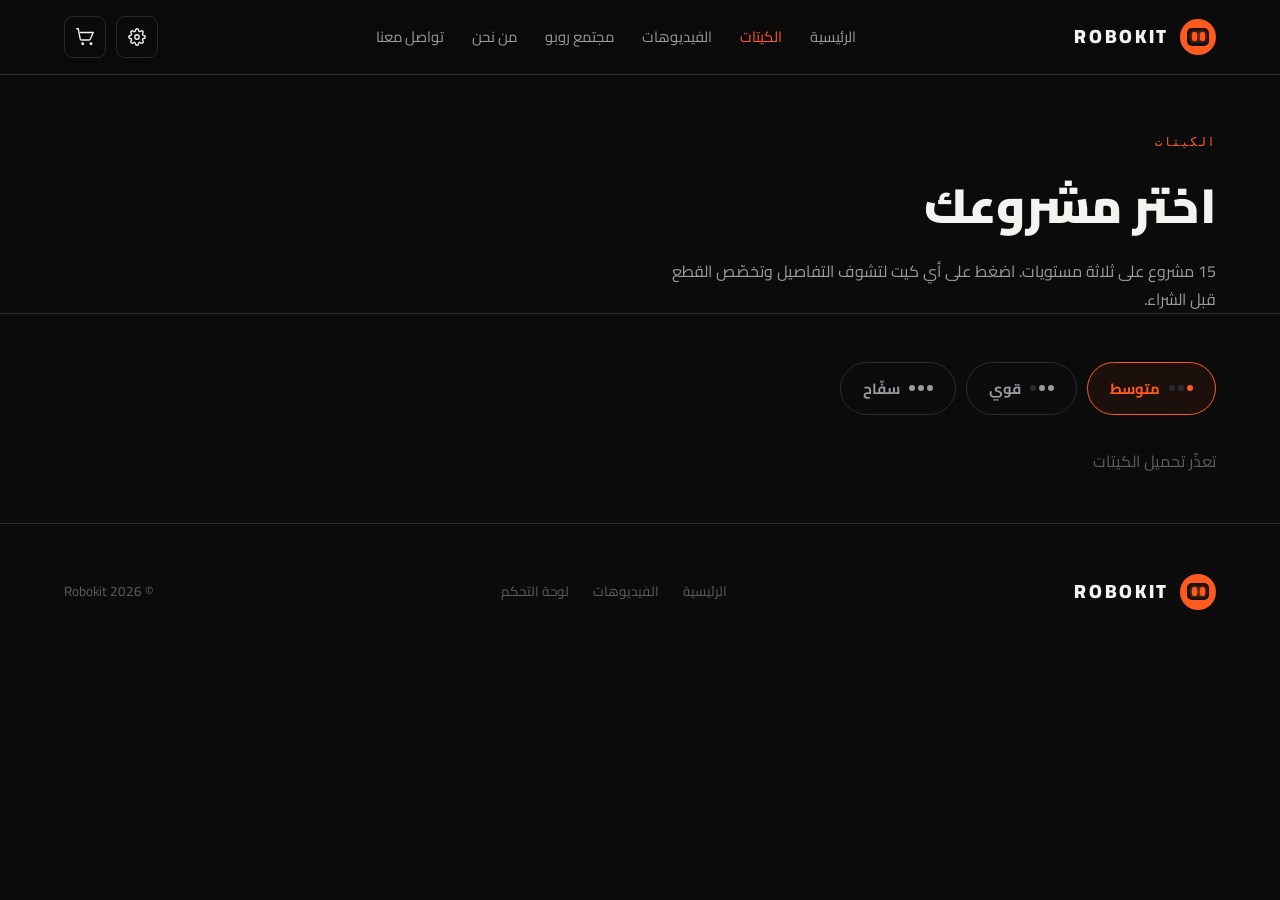
<file: projects.html>
<!DOCTYPE html>
<html lang="ar" dir="rtl">
<head>
<meta charset="UTF-8">
<meta name="viewport" content="width=device-width, initial-scale=1.0">
<title>الكيتات — Robokit</title>
<link rel="preconnect" href="https://fonts.googleapis.com">
<link rel="preconnect" href="https://fonts.gstatic.com" crossorigin>
<link href="https://fonts.googleapis.com/css2?family=Cairo:wght@400;600;700;800;900&family=JetBrains+Mono:wght@400;600;700&display=swap" rel="stylesheet">
<link rel="stylesheet" href="shared.css">
<style>
.page-head{padding-block:56px 0;border-bottom:1px solid var(--border);}
.page-title{font-size:clamp(2rem,4vw,3rem);font-weight:900;margin-bottom:10px;}
.page-sub{color:var(--text-muted);font-size:1rem;max-width:560px;}
section{padding-block:48px;}
.level-tabs{display:flex;gap:10px;flex-wrap:wrap;margin-bottom:32px;}
.level-tab{display:flex;align-items:center;gap:9px;padding:12px 22px;border:1px solid var(--border);border-radius:999px;font-weight:700;font-size:.92rem;color:var(--text-muted);transition:all .2s;cursor:pointer;}
.level-tab .ldots{display:flex;gap:3px;}
.level-tab .ldots span{width:6px;height:6px;border-radius:50%;background:var(--border);}
.level-tab .ldots span.on{background:currentColor;}
.level-tab.active{border-color:var(--orange);color:var(--orange);background:rgba(255,90,31,.07);}
.level-tab:not(.active):hover{border-color:var(--text-faint);color:var(--text);}
.level-tagline{color:var(--text-muted);font-size:.95rem;margin-bottom:32px;max-width:640px;}
.kits-grid{display:grid;grid-template-columns:repeat(auto-fill,minmax(240px,1fr));gap:20px;}
.kits-grid[hidden]{display:none;}
.kit-card{background:var(--surface);border:1px solid var(--border);border-radius:var(--radius);overflow:hidden;display:flex;flex-direction:column;transition:border-color .2s,transform .2s;position:relative;}
.kit-card:hover{border-color:var(--orange-dim);transform:translateY(-3px);}
.kit-img{aspect-ratio:16/9;background:var(--surface-2);display:flex;align-items:center;justify-content:center;overflow:hidden;}
.kit-img img{width:100%;height:100%;object-fit:cover;}
.kit-img .no-img{display:flex;flex-direction:column;align-items:center;gap:5px;color:var(--text-faint);font-size:.72rem;font-family:var(--font-mono);}
.kit-img .no-img svg{width:22px;height:22px;}
.kit-body{padding:20px;display:flex;flex-direction:column;gap:10px;flex-grow:1;}
.kit-card-top{display:flex;align-items:center;justify-content:space-between;}
.kit-code{font-family:var(--font-mono);font-size:.75rem;color:var(--text-faint);}
.kit-lvl{display:flex;gap:4px;}
.kit-lvl span{width:7px;height:7px;border-radius:50%;background:var(--border);}
.kit-lvl span.on{background:var(--orange);box-shadow:0 0 5px var(--orange);}
.kit-badge{position:absolute;top:8px;inset-inline-start:10px;background:var(--orange);color:#110d0a;font-size:.7rem;font-weight:800;padding:4px 12px;border-radius:999px;}
.kit-title{font-size:1.05rem;font-weight:800;}
.kit-desc{font-size:.86rem;color:var(--text-muted);flex-grow:1;}
.kit-price{font-family:var(--font-mono);font-size:1.25rem;font-weight:700;color:var(--orange);}
.kit-price small{font-size:.78rem;color:var(--text-muted);font-weight:400;margin-inline-start:4px;}
.kit-btn{width:100%;}
@media(max-width:600px){section{padding-block:36px;}}
</style>
</head>
<body>
<div id="headerMount"></div>

<div class="page-head">
  <div class="container">
    <span style="font-family:var(--font-mono);font-size:.78rem;color:var(--orange);letter-spacing:.1em;text-transform:uppercase;display:block;margin-bottom:10px;">الكيتات</span>
    <h1 class="page-title">اختر مشروعك</h1>
    <p class="page-sub">15 مشروع على ثلاثة مستويات. اضغط على أي كيت لتشوف التفاصيل وتخصّص القطع قبل الشراء.</p>
  </div>
</div>

<main>
  <section>
    <div class="container">
      <div class="level-tabs" id="levelTabs">
        <button class="level-tab active" data-level="medium">
          <span class="ldots"><span class="on"></span><span></span><span></span></span>متوسط
        </button>
        <button class="level-tab" data-level="strong">
          <span class="ldots"><span class="on"></span><span class="on"></span><span></span></span>قوي
        </button>
        <button class="level-tab" data-level="extreme">
          <span class="ldots"><span class="on"></span><span class="on"></span><span class="on"></span></span>سفّاح
        </button>
      </div>
      <p class="level-tagline" id="levelTagline"></p>
      <div id="grid-medium" class="kits-grid"></div>
      <div id="grid-strong" class="kits-grid" hidden></div>
      <div id="grid-extreme" class="kits-grid" hidden></div>
    </div>
  </section>
</main>

<footer class="site-footer">
  <div class="container footer-inner">
    <div class="brand"><span class="brand-mark"><span class="bot-face"><span class="eye"></span><span class="eye"></span></span></span><span class="brand-text">ROBOKIT</span></div>
    <div class="footer-links">
      <a href="index.html">الرئيسية</a>
      <a href="videos.html">الفيديوهات</a>
      <a href="admin.html">لوحة التحكم</a>
    </div>
    <span class="footer-copy">© 2026 Robokit</span>
  </div>
</footer>

<div id="cartMount"></div>
<div id="toast"></div>
<script src="shared.js"></script>
<script>
let LEVELS = null;
const DOTS = {medium:1,strong:2,extreme:3};
let activeLevel = 'medium';

(async function(){
  document.getElementById('headerMount').innerHTML = renderHeader('projects');
  document.getElementById('cartMount').innerHTML = renderCartDrawer();
  updateCartBadge();
  await detectApi();
  LEVELS = await loadCatalog();
  if(!LEVELS){document.getElementById('grid-medium').innerHTML='<p style="color:var(--text-faint)">تعذّر تحميل الكيتات</p>';return;}

  // Check URL param
  const params = new URLSearchParams(location.search);
  const lvl = params.get('level');
  if(lvl && ['medium','strong','extreme'].includes(lvl)) activeLevel = lvl;

  renderAllGrids();
  setLevel(activeLevel);
})();

function renderAllGrids(){
  ['medium','strong','extreme'].forEach(lk=>{
    const grid = document.getElementById('grid-'+lk);
    const n = DOTS[lk];
    grid.innerHTML = LEVELS[lk].items.map(item=>{
      const dots=[1,2,3].map(i=>`<span class="${i<=n?'on':''}"></span>`).join('');
      const imgHtml = item.image
        ? `<img src="${item.image}" alt="${escHtml(item.title)}" loading="lazy">`
        : `<div class="no-img"><svg viewBox="0 0 24 24" fill="none" stroke="currentColor" stroke-width="1.5" stroke-linecap="round" stroke-linejoin="round"><rect x="3" y="3" width="18" height="18" rx="3"/><circle cx="8.5" cy="8.5" r="1.5"/><path d="M21 15l-5-5L5 21"/></svg><span>${item.code}</span></div>`;
      return `
      <article class="kit-card">
        ${item.badge?`<span class="kit-badge">الأكثر طلبًا</span>`:''}
        <div class="kit-img">${imgHtml}</div>
        <div class="kit-body">
          <div class="kit-card-top">
            <span class="kit-code">${item.code}</span>
            <span class="kit-lvl">${dots}</span>
          </div>
          <h3 class="kit-title">${escHtml(item.title)}</h3>
          <p class="kit-desc">${escHtml(item.desc)}</p>
          <div class="kit-price">${kitTotal(item)}<small>${CURRENCY}</small></div>
          <a href="kit.html?level=${lk}&code=${item.code}" class="btn btn-primary kit-btn">التفاصيل والشراء</a>
        </div>
      </article>`;
    }).join('');
  });
}

function setLevel(lk){
  activeLevel = lk;
  document.querySelectorAll('.level-tab').forEach(t=>t.classList.toggle('active', t.dataset.level===lk));
  ['medium','strong','extreme'].forEach(k=>{ document.getElementById('grid-'+k).hidden = k!==lk; });
  document.getElementById('levelTagline').textContent = LEVELS[lk].tagline;
}

document.getElementById('levelTabs').addEventListener('click', e=>{
  const tab = e.target.closest('.level-tab');
  if(tab) setLevel(tab.dataset.level);
});
</script>
</body>
</html>
</file>
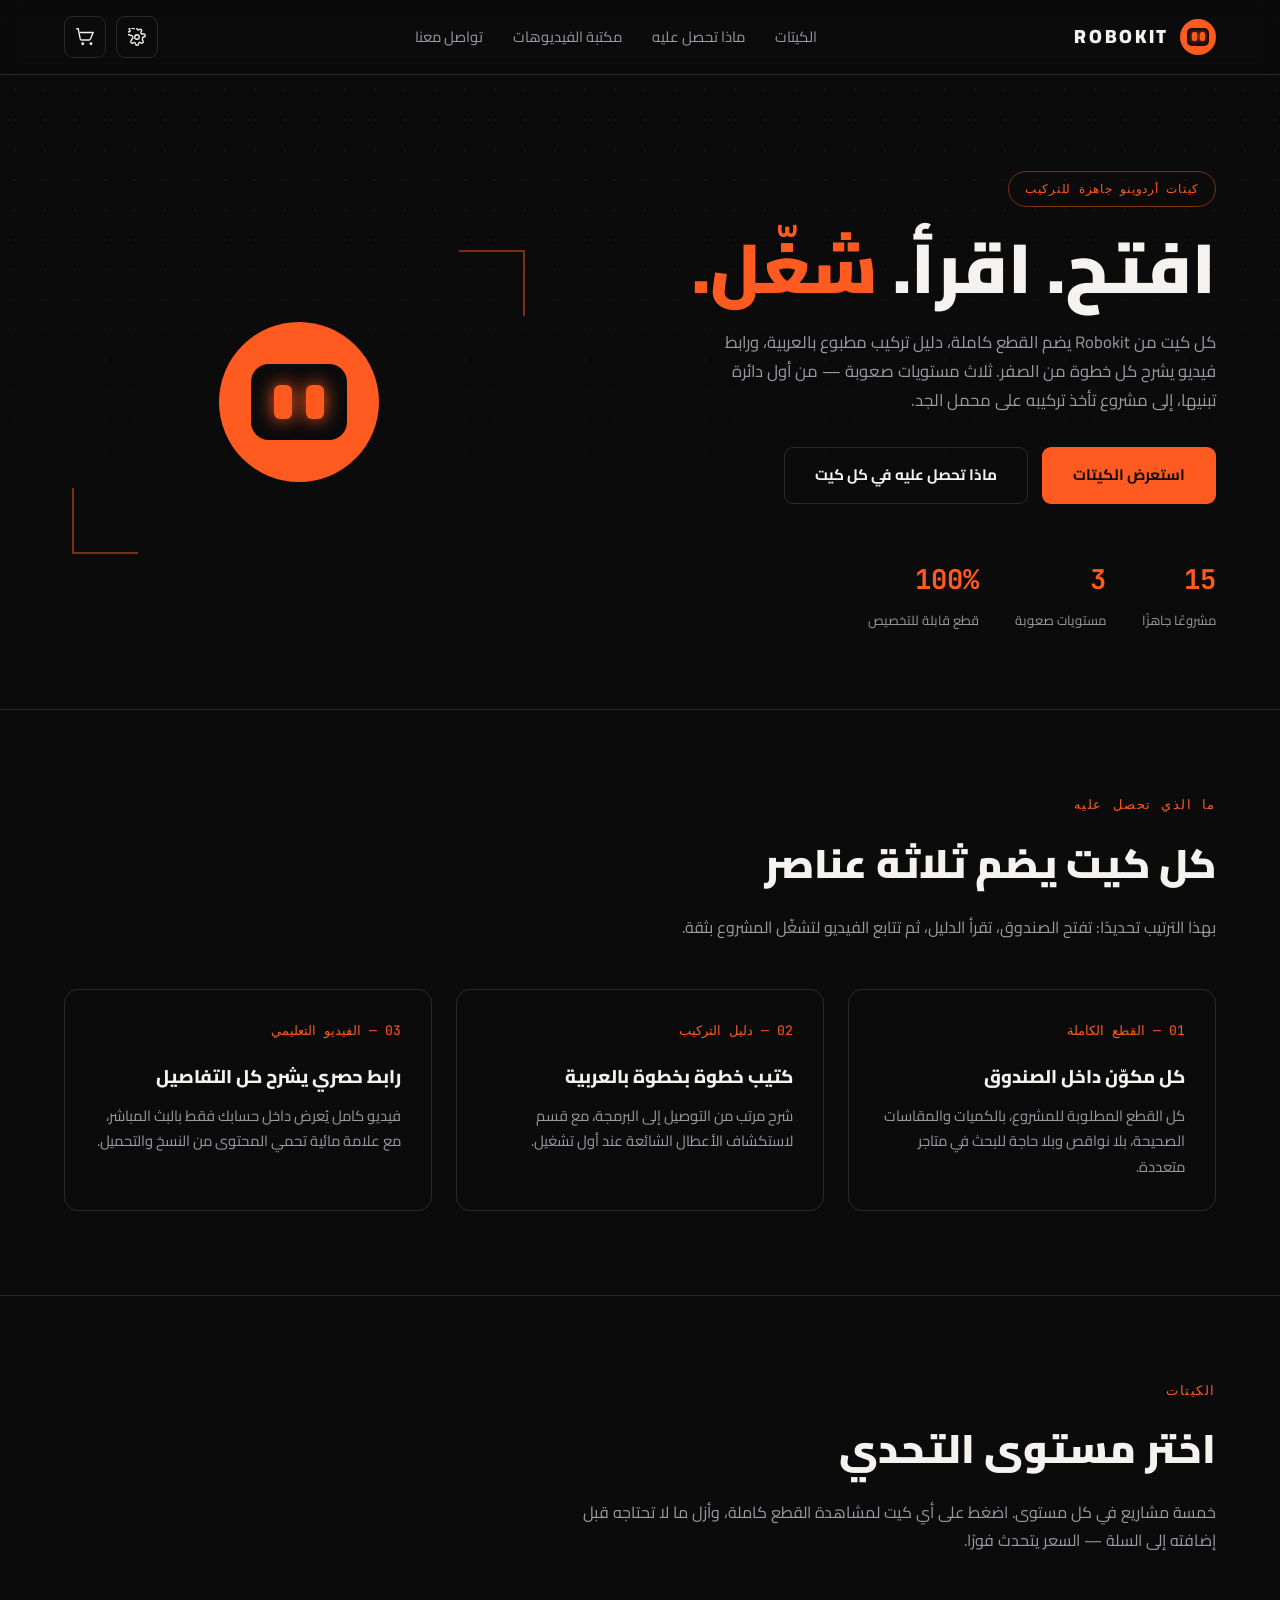
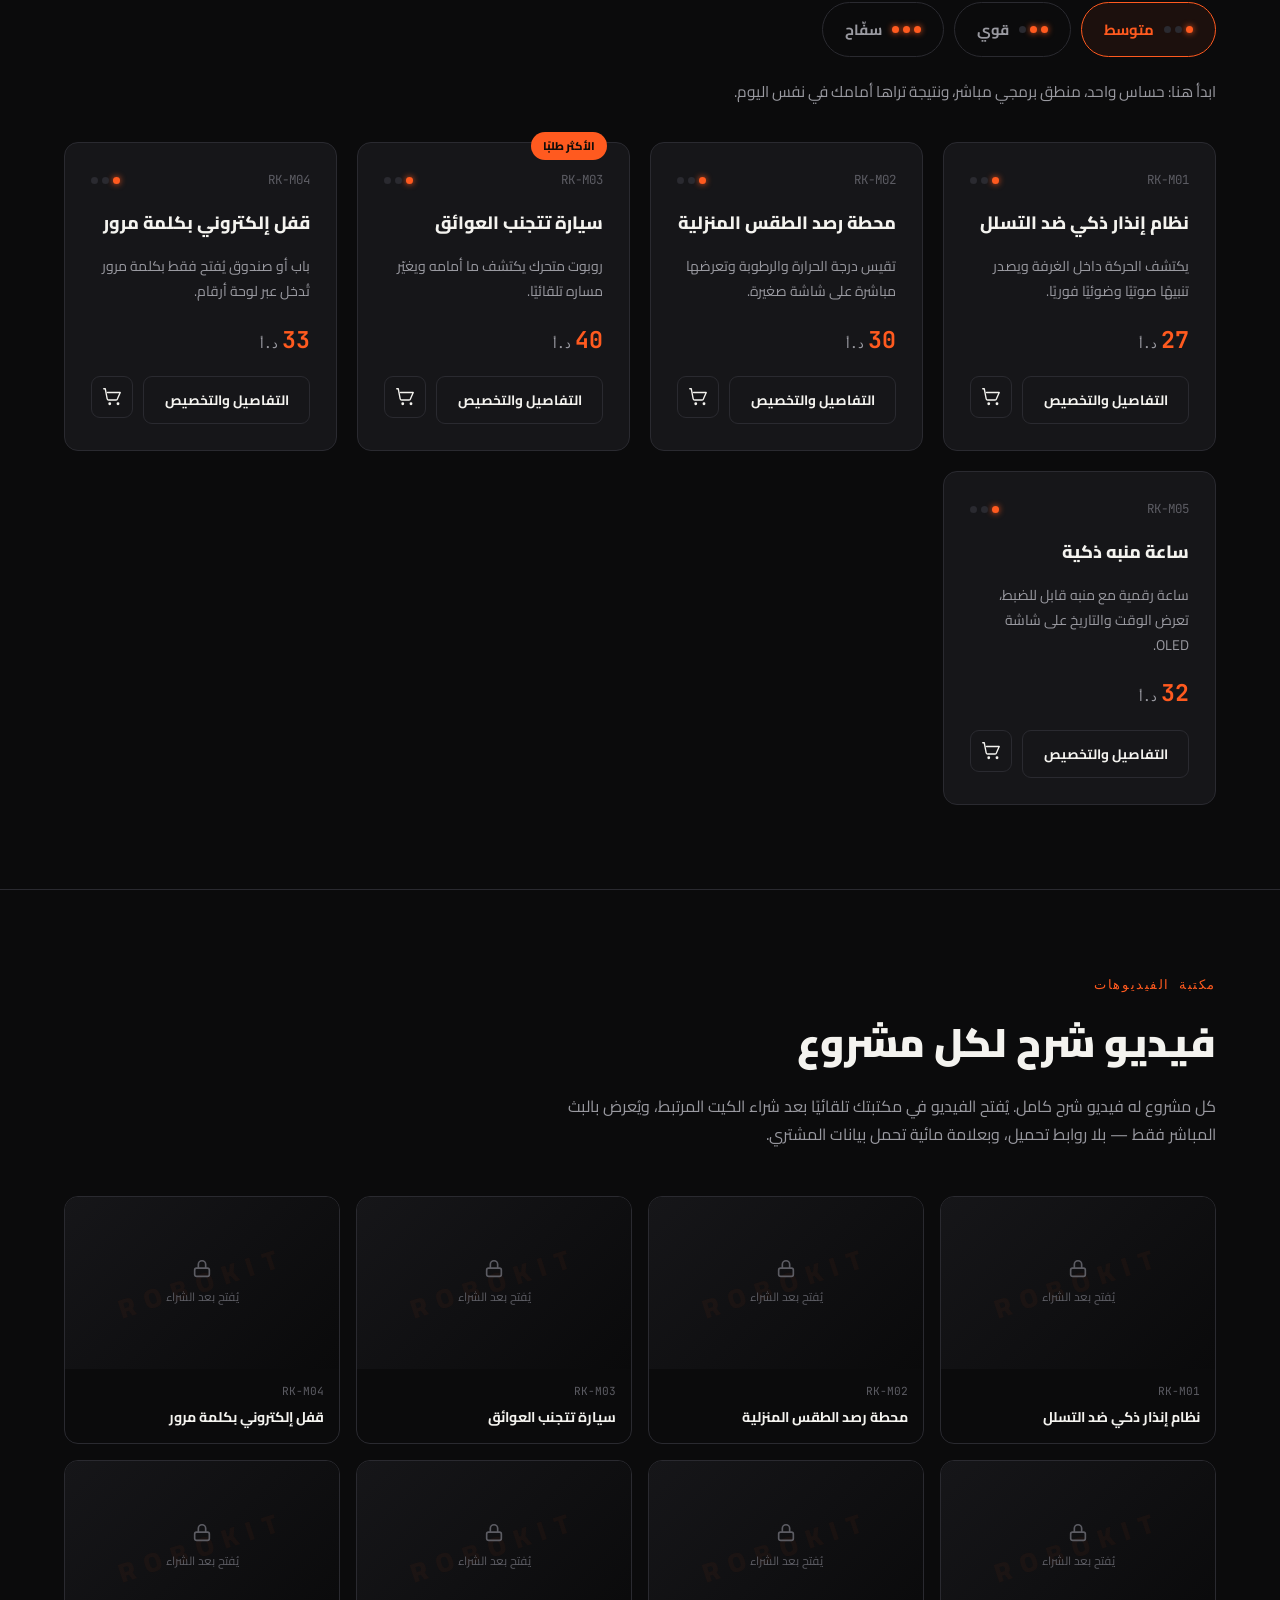
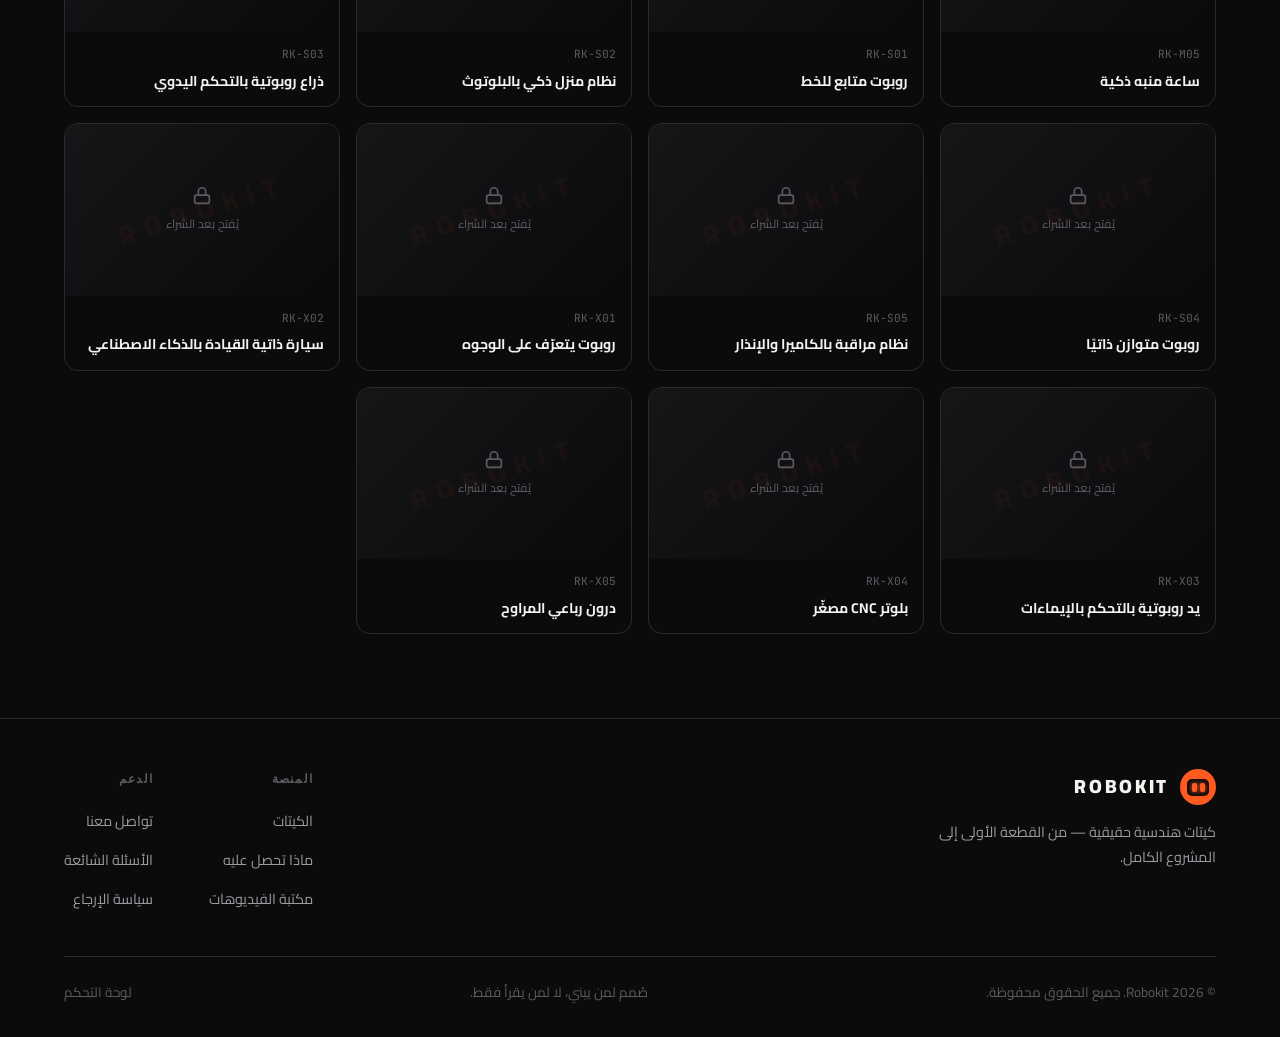
<file: robokit-landing (1).html>
<!DOCTYPE html>
<html lang="ar" dir="rtl">
<head>
<meta charset="UTF-8">
<meta name="viewport" content="width=device-width, initial-scale=1.0">
<title>Robokit — كيتات أردوينو هندسية كاملة</title>
<meta name="description" content="Robokit: كيتات أردوينو جاهزة بثلاث مستويات — متوسط، قوي، وسفاح. كل كيت يشمل القطع كاملة، دليل تركيب، وفيديو شرح حصري محمي.">
<link rel="preconnect" href="https://fonts.googleapis.com">
<link rel="preconnect" href="https://fonts.gstatic.com" crossorigin>
<link href="https://fonts.googleapis.com/css2?family=Cairo:wght@400;500;600;700;800;900&family=JetBrains+Mono:wght@400;500;600;700&display=swap" rel="stylesheet">
<style>
/* ============ Tokens ============ */
:root{
  --bg:#0b0b0c;
  --surface:#161619;
  --surface-2:#1e1e22;
  --border:#2a2a30;
  --orange:#ff5a1f;
  --orange-soft:#ff7240;
  --orange-dim:#7a3014;
  --text:#f4f3ef;
  --text-muted:#9a9aa1;
  --text-faint:#5c5c63;
  --radius:14px;
  --radius-sm:9px;
  --font-display:'Cairo',sans-serif;
  --font-mono:'JetBrains Mono',monospace;
  --container:1200px;
}

/* ============ Reset ============ */
*{box-sizing:border-box; margin:0; padding:0;}
html{scroll-behavior:smooth;}
body{
  font-family:var(--font-display);
  background:var(--bg);
  color:var(--text);
  line-height:1.75;
  -webkit-font-smoothing:antialiased;
  overflow-x:hidden;
}
img,svg{display:block;}
a{color:inherit; text-decoration:none;}
ul{list-style:none;}
button{font-family:inherit; cursor:pointer; border:none; background:none; color:inherit;}
input{font-family:inherit;}
:focus-visible{outline:2px solid var(--orange); outline-offset:2px;}

.container{max-width:var(--container); margin-inline:auto; padding-inline:24px;}
section{padding-block:84px;}
.section-border{border-bottom:1px solid var(--border);}

/* ============ Brand mark (robot face / signature element) ============ */
.brand{display:flex; align-items:center; gap:11px;}
.brand-text{font-weight:900; font-size:1.2rem; letter-spacing:.14em;}
.brand-mark{
  --size:36px;
  width:var(--size); height:var(--size);
  border-radius:50%;
  background:var(--orange);
  display:flex; align-items:center; justify-content:center;
  flex-shrink:0;
}
.brand-mark .bot-face{
  width:60%; height:48%;
  background:var(--bg);
  border-radius:5px;
  display:flex; align-items:center; justify-content:center;
  gap:3px;
}
.brand-mark .eye{
  width:5px; height:9px;
  background:var(--orange);
  border-radius:2px;
  box-shadow:0 0 5px var(--orange);
  animation:blink 5s infinite;
}
.brand-mark .eye:nth-child(2){animation-delay:.12s;}
.brand-mark--xl{--size:160px;}
.brand-mark--xl .bot-face{border-radius:18px; gap:14px;}
.brand-mark--xl .eye{width:18px; height:34px; border-radius:6px; box-shadow:0 0 18px var(--orange);}

@keyframes blink{
  0%, 88%, 100% { transform:scaleY(1); }
  93% { transform:scaleY(.12); }
}

/* ============ Buttons ============ */
.btn{
  display:inline-flex; align-items:center; justify-content:center; gap:8px;
  padding:14px 30px; border-radius:var(--radius-sm); font-weight:700; font-size:.95rem;
  border:1px solid transparent; transition:all .2s; white-space:nowrap;
}
.btn-primary{background:var(--orange); color:#110d0a;}
.btn-primary:hover{background:var(--orange-soft); box-shadow:0 0 0 4px rgba(255,90,31,.18);}
.btn-outline{border-color:var(--border); color:var(--text);}
.btn-outline:hover{border-color:var(--orange); color:var(--orange);}
.btn-sm{padding:10px 18px; font-size:.85rem;}
.btn-full{width:100%;}

.icon-btn{
  display:flex; align-items:center; justify-content:center; flex-shrink:0;
  width:42px; height:42px; border:1px solid var(--border); border-radius:var(--radius-sm);
  transition:border-color .2s, color .2s;
}
.icon-btn:hover{border-color:var(--orange); color:var(--orange);}
.icon-btn svg{width:18px; height:18px;}

/* ============ Header ============ */
.site-header{
  position:sticky; top:0; z-index:60;
  background:rgba(11,11,12,.82);
  backdrop-filter:blur(10px);
  border-bottom:1px solid var(--border);
}
.site-header .container{
  display:flex; align-items:center; justify-content:space-between; height:74px; gap:24px;
}
.nav{display:flex; align-items:center; gap:30px;}
.nav a{font-size:.92rem; color:var(--text-muted); transition:color .2s;}
.nav a:hover{color:var(--text);}
.header-right{display:flex; align-items:center; gap:10px;}

.cart-btn{position:relative;}
.cart-badge{
  position:absolute; top:-6px; left:-6px;
  background:var(--orange); color:#110d0a; font-family:var(--font-mono);
  font-size:.68rem; font-weight:700; min-width:18px; height:18px; border-radius:50%;
  display:flex; align-items:center; justify-content:center; padding:0 4px;
}
.cart-badge[hidden]{display:none;}

.menu-toggle{display:none;}

/* ============ Hero ============ */
.hero{
  position:relative; padding-block:96px 76px; border-bottom:1px solid var(--border); overflow:hidden;
}
.hero::before{
  content:''; position:absolute; inset:0;
  background-image:radial-gradient(var(--border) 1px, transparent 1px);
  background-size:30px 30px;
  mask-image:linear-gradient(to bottom, black, transparent 78%);
  opacity:.5;
}
.hero .container{
  position:relative; z-index:1;
  display:grid; grid-template-columns:1.15fr .85fr; gap:48px; align-items:center;
}
.eyebrow{
  display:inline-flex; align-items:center; gap:8px;
  font-family:var(--font-mono); font-size:.78rem; color:var(--orange);
  border:1px solid var(--orange-dim); border-radius:999px; padding:6px 16px;
  letter-spacing:.06em; margin-bottom:22px;
}
.hero-title{
  font-size:clamp(2.5rem, 5.4vw, 4.4rem); font-weight:900; line-height:1.14; margin-bottom:20px;
}
.hero-title span{color:var(--orange);}
.hero-text{font-size:1.04rem; color:var(--text-muted); max-width:520px; margin-bottom:32px;}
.hero-actions{display:flex; gap:14px; flex-wrap:wrap; margin-bottom:52px;}
.hero-stats{display:flex; gap:36px; flex-wrap:wrap;}
.hero-stat strong{display:block; font-family:var(--font-mono); font-size:1.7rem; color:var(--orange); margin-bottom:2px;}
.hero-stat span{font-size:.82rem; color:var(--text-muted);}

.hero-visual{
  position:relative; display:flex; align-items:center; justify-content:center;
  height:320px;
}
.hero-visual::before, .hero-visual::after{
  content:''; position:absolute; width:64px; height:64px; border:2px solid var(--orange-dim);
}
.hero-visual::before{top:8px; right:8px; border-width:2px 2px 0 0;}
.hero-visual::after{bottom:8px; left:8px; border-width:0 0 2px 2px;}

/* ============ How / includes ============ */
.section-head{margin-bottom:48px; max-width:660px;}
.section-eyebrow{
  display:block; font-family:var(--font-mono); color:var(--orange); font-size:.8rem;
  letter-spacing:.12em; text-transform:uppercase; margin-bottom:12px;
}
.section-title{font-size:clamp(1.8rem, 3.2vw, 2.5rem); font-weight:900; margin-bottom:14px;}
.section-text{color:var(--text-muted); font-size:1rem;}

.how-grid{display:grid; grid-template-columns:repeat(3,1fr); gap:24px;}
.how-item{
  border:1px solid var(--border); border-radius:var(--radius); padding:30px;
  transition:border-color .2s;
}
.how-item:hover{border-color:var(--orange-dim);}
.how-num{display:block; font-family:var(--font-mono); color:var(--orange); font-size:.82rem; margin-bottom:18px;}
.how-item h3{font-size:1.15rem; font-weight:800; margin-bottom:10px;}
.how-item p{color:var(--text-muted); font-size:.92rem;}

/* ============ Kits section ============ */
.level-tabs{display:flex; gap:10px; flex-wrap:wrap; margin-bottom:0;}
.level-tab{
  display:flex; align-items:center; gap:10px;
  padding:13px 22px; border:1px solid var(--border); border-radius:999px;
  font-weight:700; font-size:.92rem; color:var(--text-muted); transition:all .2s;
}
.level-tab .dot{width:6px; height:6px; border-radius:50%; background:var(--border);}
.level-tab .dot.lit{background:currentColor;}
.level-tab.active{border-color:var(--orange); color:var(--orange); background:rgba(255,90,31,.07);}
.level-tab:not(.active):hover{border-color:var(--text-faint); color:var(--text);}

.level-desc{color:var(--text-muted); font-size:.96rem; max-width:680px; margin:22px 0 36px;}

.kit-grid{
  display:grid; grid-template-columns:repeat(auto-fill, minmax(250px,1fr)); gap:20px;
}
.kit-grid[hidden]{display:none;}

.kit-card{
  position:relative;
  background:var(--surface); border:1px solid var(--border); border-radius:var(--radius);
  padding:26px; display:flex; flex-direction:column; gap:16px;
  transition:border-color .2s, transform .2s;
}
.kit-card:hover{border-color:var(--orange-dim); transform:translateY(-3px);}
.kit-card-top{display:flex; align-items:center; justify-content:space-between;}
.kit-code{font-family:var(--font-mono); font-size:.78rem; color:var(--text-faint);}
.level-dots{display:flex; gap:4px;}
.level-dots .dot{width:7px; height:7px; border-radius:50%; background:var(--border);}
.level-dots .dot.lit{background:var(--orange); box-shadow:0 0 6px var(--orange);}

.kit-badge{
  position:absolute; top:-11px; inset-inline-start:22px;
  background:var(--orange); color:#110d0a; font-size:.7rem; font-weight:800;
  padding:4px 12px; border-radius:999px;
}

.kit-title{font-size:1.12rem; font-weight:800;}
.kit-desc{font-size:.88rem; color:var(--text-muted); flex-grow:1;}
.kit-price{font-family:var(--font-mono); font-size:1.45rem; font-weight:700; color:var(--orange);}
.kit-price .currency{font-size:.8rem; color:var(--text-muted); font-weight:400; margin-inline-start:4px;}
.kit-actions{display:flex; gap:10px;}
.kit-actions .btn{flex-grow:1;}

/* ============ Modal ============ */
.modal-overlay{
  position:fixed; inset:0; z-index:120; padding:20px;
  background:rgba(6,6,7,.72); backdrop-filter:blur(5px);
  display:flex; align-items:center; justify-content:center;
  opacity:0; visibility:hidden; transition:opacity .25s;
}
.modal-overlay.open{opacity:1; visibility:visible;}
.modal{
  position:relative;
  background:var(--surface-2); border:1px solid var(--border); border-radius:var(--radius);
  width:100%; max-width:680px; max-height:88vh; overflow-y:auto;
  transform:translateY(18px); transition:transform .25s;
}
.modal-overlay.open .modal{transform:translateY(0);}
.modal-close{
  position:absolute; top:18px; inset-inline-start:18px; z-index:2;
  width:38px; height:38px; border-radius:50%; border:1px solid var(--border);
  display:flex; align-items:center; justify-content:center; color:var(--text-muted);
  background:var(--surface-2); transition:all .2s;
}
.modal-close:hover{border-color:var(--orange); color:var(--orange);}
.modal-close svg{width:16px; height:16px;}

.modal-head{padding:34px 32px 0;}
.modal-meta{display:flex; align-items:center; gap:12px; margin-bottom:12px;}
.modal-code{font-family:var(--font-mono); color:var(--text-faint); font-size:.85rem;}
.level-badge{
  font-size:.74rem; font-weight:700; padding:4px 11px; border-radius:999px;
  border:1px solid var(--orange-dim); color:var(--orange);
}
.modal-title{font-size:1.55rem; font-weight:900; margin-bottom:12px;}
.modal-desc{color:var(--text-muted); margin-bottom:30px; font-size:.95rem;}

.modal-body{padding:0 32px;}
.includes-list{display:grid; gap:16px; margin-bottom:34px;}
.includes-list li{display:flex; gap:13px; align-items:flex-start; font-size:.92rem;}
.includes-list .ic{
  width:34px; height:34px; border-radius:9px; background:rgba(255,90,31,.1);
  display:flex; align-items:center; justify-content:center; color:var(--orange); flex-shrink:0;
}
.includes-list .ic svg{width:17px; height:17px;}
.includes-list b{display:block; margin-bottom:2px;}
.includes-list .muted{color:var(--text-muted); font-size:.88rem;}

.modal h4{font-size:.98rem; font-weight:800; margin-bottom:6px;}
.modal-hint{font-size:.85rem; color:var(--text-muted); margin-bottom:16px;}

.parts-list{
  display:flex; flex-direction:column; margin-bottom:30px;
  border:1px solid var(--border); border-radius:var(--radius-sm); overflow:hidden;
}
.part-row{
  display:flex; align-items:center; justify-content:space-between; gap:12px;
  padding:13px 16px; font-size:.9rem; border-bottom:1px solid var(--border);
  cursor:pointer; transition:background .15s;
}
.parts-list .part-row:last-child{border-bottom:none;}
.part-row:hover{background:rgba(255,255,255,.025);}
.part-row.core{cursor:default;}
.part-name{display:flex; align-items:center; gap:11px;}
.part-name input{width:17px; height:17px; accent-color:var(--orange);}
.core-tag{
  font-family:var(--font-mono); font-size:.68rem; color:var(--text-faint);
  border:1px solid var(--border); border-radius:4px; padding:2px 7px;
}
.part-price{font-family:var(--font-mono); color:var(--text-muted); font-size:.88rem;}

.video-block{
  position:relative; aspect-ratio:16/9; border-radius:var(--radius-sm); overflow:hidden;
  background:linear-gradient(135deg,var(--surface),#0a0a0b); border:1px solid var(--border);
  display:flex; flex-direction:column; align-items:center; justify-content:center; gap:10px;
  margin-bottom:30px; text-align:center; padding:0 24px;
  user-select:none;
}
.video-block .watermark{
  position:absolute; inset:0; display:flex; align-items:center; justify-content:center;
  font-size:2.4rem; font-weight:900; color:rgba(255,90,31,.045); letter-spacing:.35em;
  transform:rotate(-18deg); white-space:nowrap; pointer-events:none;
}
.video-block svg{position:relative; z-index:1; width:30px; height:30px; color:var(--orange);}
.video-block strong{position:relative; z-index:1; font-size:.96rem;}
.video-block p{position:relative; z-index:1; font-size:.84rem; color:var(--text-muted); max-width:420px;}

.modal-footer{
  position:sticky; bottom:0; background:var(--surface-2); border-top:1px solid var(--border);
  padding:20px 32px; display:flex; align-items:center; justify-content:space-between; gap:16px; flex-wrap:wrap;
}
.modal-total-label{font-size:.82rem; color:var(--text-muted); display:block; margin-bottom:2px;}
.modal-total{font-family:var(--font-mono); font-size:1.5rem; font-weight:700; color:var(--orange);}

/* ============ Video library ============ */
.video-grid{display:grid; grid-template-columns:repeat(auto-fill, minmax(220px,1fr)); gap:16px;}
.video-card{border:1px solid var(--border); border-radius:var(--radius); overflow:hidden; transition:border-color .2s;}
.video-card:hover{border-color:var(--orange-dim);}
.video-thumb{
  position:relative; aspect-ratio:16/10; overflow:hidden;
  background:linear-gradient(135deg,var(--surface),#0a0a0b);
  display:flex; align-items:center; justify-content:center;
  user-select:none;
}
.video-thumb .watermark-text{
  position:absolute; font-size:1.7rem; font-weight:900; color:rgba(255,90,31,.045);
  letter-spacing:.35em; transform:rotate(-18deg); white-space:nowrap;
}
.video-lock{position:relative; z-index:1; display:flex; flex-direction:column; align-items:center; gap:7px; color:var(--text-faint);}
.video-lock svg{width:22px; height:22px;}
.video-lock span{font-size:.74rem;}
.video-meta{padding:13px 15px; display:flex; flex-direction:column; gap:4px;}
.video-code{font-family:var(--font-mono); font-size:.7rem; color:var(--text-faint);}
.video-title{font-size:.88rem; font-weight:700;}

/* ============ Footer ============ */
.site-footer{padding-block:50px 32px;}
.footer-top{display:flex; justify-content:space-between; gap:48px; flex-wrap:wrap; margin-bottom:44px;}
.footer-brand p{color:var(--text-muted); font-size:.9rem; max-width:300px; margin-top:14px;}
.footer-cols{display:flex; gap:56px; flex-wrap:wrap;}
.footer-col h4{
  font-family:var(--font-mono); font-size:.76rem; color:var(--text-faint);
  text-transform:uppercase; letter-spacing:.1em; margin-bottom:16px;
}
.footer-col ul{display:flex; flex-direction:column; gap:11px;}
.footer-col a{color:var(--text-muted); font-size:.9rem; transition:color .2s;}
.footer-col a:hover{color:var(--orange);}
.footer-bottom{
  border-top:1px solid var(--border); padding-top:24px;
  display:flex; justify-content:space-between; flex-wrap:wrap; gap:12px;
  color:var(--text-faint); font-size:.84rem;
}
.admin-link{color:var(--text-faint); transition:color .2s;}
.admin-link:hover{color:var(--orange);}

/* ============ Cart drawer ============ */
.cart-overlay{
  position:fixed; inset:0; z-index:110; background:rgba(6,6,7,.65);
  opacity:0; visibility:hidden; transition:opacity .25s;
}
.cart-overlay.open{opacity:1; visibility:visible;}
.cart-drawer{
  position:fixed; top:0; bottom:0; right:0; width:400px; max-width:92vw;
  background:var(--surface-2); border-left:1px solid var(--border);
  display:flex; flex-direction:column; transform:translateX(100%); transition:transform .3s ease;
}
.cart-overlay.open .cart-drawer{transform:translateX(0);}
.cart-head{padding:24px; border-bottom:1px solid var(--border); display:flex; align-items:center; justify-content:space-between;}
.cart-head h3{font-size:1.1rem; font-weight:800;}
.cart-items{flex:1; overflow-y:auto; padding:18px 24px; display:flex; flex-direction:column; gap:16px;}
.cart-empty{color:var(--text-muted); font-size:.92rem; text-align:center; padding:50px 10px;}
.cart-item{display:flex; justify-content:space-between; align-items:flex-start; gap:12px; padding-bottom:16px; border-bottom:1px solid var(--border);}
.cart-item-title{font-weight:700; font-size:.92rem; margin-bottom:4px;}
.cart-item-meta{font-family:var(--font-mono); font-size:.74rem; color:var(--text-faint);}
.cart-item-right{display:flex; flex-direction:column; align-items:flex-end; gap:10px;}
.cart-item-price{font-family:var(--font-mono); font-weight:700; color:var(--orange); font-size:.9rem;}
.cart-remove{color:var(--text-faint); transition:color .2s;}
.cart-remove:hover{color:var(--orange);}
.cart-remove svg{width:15px; height:15px;}
.cart-footer{padding:22px 24px; border-top:1px solid var(--border);}
.cart-subtotal{display:flex; justify-content:space-between; align-items:center; margin-bottom:16px; font-weight:700;}
.cart-subtotal strong{font-family:var(--font-mono); color:var(--orange); font-size:1.15rem;}
.cart-note{font-size:.78rem; color:var(--text-faint); margin-top:12px; text-align:center;}

/* ============ Toast ============ */
.toast{
  position:fixed; bottom:26px; left:50%; transform:translate(-50%,16px);
  background:var(--surface-2); border:1px solid var(--orange-dim); color:var(--text);
  padding:14px 26px; border-radius:var(--radius-sm); font-size:.9rem; max-width:90vw;
  text-align:center; box-shadow:0 10px 30px rgba(0,0,0,.45);
  opacity:0; visibility:hidden; transition:all .3s; z-index:200;
}
.toast.show{opacity:1; visibility:visible; transform:translate(-50%,0);}

/* ============ Forms (shared by cart checkout + admin) ============ */
.field{display:flex; flex-direction:column; gap:6px; margin-bottom:16px;}
.field label{font-size:.82rem; color:var(--text-muted);}
.muted{color:var(--text-muted); font-size:.88rem;}
.error-text{color:var(--orange); font-size:.85rem; text-align:center; margin-top:4px;}
input[type=text], input[type=number], input[type=tel], input[type=password], textarea, select{
  background:var(--surface); border:1px solid var(--border); border-radius:var(--radius-sm);
  color:var(--text); padding:11px 14px; font-family:inherit; font-size:.92rem; width:100%;
  transition:border-color .2s;
}
input:focus, textarea:focus, select:focus{border-color:var(--orange);}
textarea{resize:vertical; min-height:62px; line-height:1.6;}

/* ============ Checkout form inside cart ============ */
.checkout-form{margin-bottom:18px; padding-top:18px; border-top:1px solid var(--border);}
.checkout-form[hidden]{display:none;}

/* ============ Admin: login ============ */
.admin-login{
  min-height:100vh; display:flex; align-items:center; justify-content:center; padding:24px;
  background-image:radial-gradient(var(--border) 1px, transparent 1px); background-size:30px 30px;
}
.admin-login-card{
  width:100%; max-width:380px; background:var(--surface); border:1px solid var(--border);
  border-radius:var(--radius); padding:36px;
}
.admin-login-card .brand{margin-bottom:24px;}
.admin-login-card h2{font-size:1.4rem; font-weight:900; margin-bottom:8px;}
.admin-login-card > p.muted{margin-bottom:24px;}
.back-link{display:block; text-align:center; color:var(--text-muted); font-size:.85rem; margin-top:16px; transition:color .2s;}
.back-link:hover{color:var(--orange);}

/* ============ Admin: dashboard shell ============ */
.admin-dashboard{min-height:100vh;}
.admin-header{
  display:flex; align-items:center; justify-content:space-between;
  padding:20px 24px; border-bottom:1px solid var(--border); flex-wrap:wrap; gap:14px;
}
.admin-tag{font-size:.74rem; color:var(--text-faint); font-weight:400; letter-spacing:0;}
.admin-header-actions{display:flex; gap:10px;}
.admin-tabs{display:flex; gap:8px; padding:18px 24px 0;}
.admin-tab{
  padding:11px 24px; border-radius:999px; border:1px solid var(--border);
  font-weight:700; font-size:.9rem; color:var(--text-muted); transition:all .2s;
}
.admin-tab.active{border-color:var(--orange); color:var(--orange); background:rgba(255,90,31,.07);}
.admin-content{padding:28px 24px 64px; max-width:980px; margin-inline:auto;}
.admin-toolbar{display:flex; align-items:center; justify-content:space-between; gap:16px; margin-bottom:24px; flex-wrap:wrap;}
.admin-toolbar h2{font-size:1.2rem; font-weight:800;}
.admin-toolbar-actions{display:flex; gap:10px; flex-wrap:wrap;}
.confirm-state{border-color:var(--orange) !important; color:var(--orange) !important;}

/* ============ Admin: orders ============ */
.orders-empty{color:var(--text-muted); text-align:center; padding:48px 0; border:1px dashed var(--border); border-radius:var(--radius);}
.order-card{border:1px solid var(--border); border-radius:var(--radius); padding:22px; margin-bottom:16px;}
.order-head{display:flex; align-items:center; justify-content:space-between; gap:16px; flex-wrap:wrap; margin-bottom:14px;}
.order-head strong{font-family:var(--font-mono); font-size:.95rem;}
.order-head .muted{font-family:var(--font-mono); font-size:.78rem; margin-inline-start:10px;}
.status-select{width:auto; min-width:150px;}
.order-customer{display:flex; gap:18px; flex-wrap:wrap; font-size:.88rem; color:var(--text-muted); margin-bottom:14px; padding-bottom:14px; border-bottom:1px solid var(--border);}
.order-customer b{color:var(--text);}
.order-items{display:flex; flex-direction:column; gap:8px; margin-bottom:14px;}
.order-item{display:flex; justify-content:space-between; gap:12px; font-size:.88rem;}
.order-item .muted{font-size:.78rem;}
.order-total{display:flex; justify-content:space-between; font-weight:800; padding-top:10px; border-top:1px solid var(--border);}
.order-total strong{color:var(--orange); font-family:var(--font-mono);}

/* ============ Admin: catalog editor ============ */
.admin-level-tabs{display:flex; gap:8px; margin-bottom:24px; flex-wrap:wrap;}
.admin-level-tab{
  padding:10px 20px; border-radius:999px; border:1px solid var(--border);
  font-weight:700; font-size:.88rem; color:var(--text-muted); transition:all .2s;
}
.admin-level-tab.active{border-color:var(--orange); color:var(--orange); background:rgba(255,90,31,.07);}
.kit-edit{border:1px solid var(--border); border-radius:var(--radius); padding:22px; margin-bottom:18px;}
.kit-edit-head{display:flex; align-items:center; justify-content:space-between; margin-bottom:16px; gap:12px;}
.badge-toggle, .core-toggle{display:flex; align-items:center; gap:6px; font-size:.82rem; color:var(--text-muted); white-space:nowrap;}
.badge-toggle input, .core-toggle input{accent-color:var(--orange); width:15px; height:15px;}
.parts-edit{display:flex; flex-direction:column; gap:8px; margin-bottom:12px;}
.part-edit-row{display:grid; grid-template-columns:1fr 84px auto auto; gap:8px; align-items:center;}
.remove-part-btn{
  width:36px; height:36px; border:1px solid var(--border); border-radius:var(--radius-sm);
  color:var(--text-faint); font-size:1.1rem; transition:all .2s; flex-shrink:0;
}
.remove-part-btn:hover{border-color:var(--orange); color:var(--orange);}
.add-part-btn{margin-top:4px;}
.kit-edit-total{margin-top:14px; padding-top:14px; border-top:1px solid var(--border); font-size:.92rem; color:var(--text-muted);}
.kit-edit-total strong{color:var(--orange); font-family:var(--font-mono);}

/* ============ Responsive ============ */
@media (max-width:980px){
  .hero .container{grid-template-columns:1fr;}
  .hero-visual{height:200px; order:-1;}
  .how-grid{grid-template-columns:1fr;}
}
@media (max-width:760px){
  .nav{
    position:absolute; top:74px; right:0; left:0; background:var(--bg);
    border-bottom:1px solid var(--border); flex-direction:column; align-items:flex-start;
    padding:20px 24px; gap:16px; display:none;
  }
  .nav.open{display:flex;}
  .menu-toggle{display:flex;}
  section{padding-block:58px;}
  .footer-top{gap:32px;}
  .footer-cols{gap:36px;}
}
</style>
</head>
<body>

<div id="customerView">

<!-- ============ Header ============ -->
<header class="site-header">
  <div class="container">
    <a href="#top" class="brand">
      <span class="brand-mark" aria-hidden="true">
        <span class="bot-face"><span class="eye"></span><span class="eye"></span></span>
      </span>
      <span class="brand-text">ROBOKIT</span>
    </a>

    <nav class="nav" id="siteNav">
      <a href="#kits">الكيتات</a>
      <a href="#how">ماذا تحصل عليه</a>
      <a href="#videos">مكتبة الفيديوهات</a>
      <a href="#contact">تواصل معنا</a>
    </nav>

    <div class="header-right">
      <a href="#admin" class="icon-btn" id="adminEntry" aria-label="لوحة التحكم" title="لوحة التحكم">
        <svg viewBox="0 0 24 24" fill="none" stroke="currentColor" stroke-width="1.8" stroke-linecap="round" stroke-linejoin="round"><circle cx="12" cy="12" r="3"/><path d="M19.4 15a1.65 1.65 0 0 0 .33 1.82l.06.06a2 2 0 1 1-2.83 2.83l-.06-.06a1.65 1.65 0 0 0-1.82-.33 1.65 1.65 0 0 0-1 1.51V21a2 2 0 0 1-4 0v-.09A1.65 1.65 0 0 0 9 19.4a1.65 1.65 0 0 0-1.82.33l-.06.06a2 2 0 1 1-2.83-2.83l.06-.06a1.65 1.65 0 0 0 .33-1.82A1.65 1.65 0 0 0 3 9.99V10A1.65 1.65 0 0 0 1.49 9H1a2 2 0 0 1 0-4h.09A1.65 1.65 0 0 0 2.6 4.6a1.65 1.65 0 0 0-.33-1.82l-.06-.06a2 2 0 1 1 2.83-2.83l.06.06a1.65 1.65 0 0 0 1.82.33H7A1.65 1.65 0 0 0 8.01 1H8a2 2 0 0 1 4 0v.09c0 .69.39 1.32 1 1.51.62.2 1.32.06 1.82-.33l.06-.06a2 2 0 1 1 2.83 2.83l-.06.06a1.65 1.65 0 0 0-.33 1.82V7c.2.61.83 1 1.51 1H21a2 2 0 0 1 0 4h-.09c-.69 0-1.32.39-1.51 1z"/></svg>
      </a>
      <button class="icon-btn cart-btn" id="cartToggle" aria-label="سلة المشتريات">
        <svg viewBox="0 0 24 24" fill="none" stroke="currentColor" stroke-width="1.8" stroke-linecap="round" stroke-linejoin="round"><circle cx="9" cy="21" r="1"/><circle cx="20" cy="21" r="1"/><path d="M1 1h2l2.6 13.4a2 2 0 0 0 2 1.6h9.7a2 2 0 0 0 2-1.6L23 6H6"/></svg>
        <span class="cart-badge" id="cartBadge" hidden>0</span>
      </button>
      <button class="icon-btn menu-toggle" id="menuToggle" aria-label="القائمة">
        <svg viewBox="0 0 24 24" fill="none" stroke="currentColor" stroke-width="1.8" stroke-linecap="round" stroke-linejoin="round"><path d="M3 6h18M3 12h18M3 18h18"/></svg>
      </button>
    </div>
  </div>
</header>

<main id="top">

  <!-- ============ Hero ============ -->
  <section class="hero">
    <div class="container">
      <div>
        <span class="eyebrow">كيتات أردوينو جاهزة للتركيب</span>
        <h1 class="hero-title">افتح. اقرأ. <span>شغّل.</span></h1>
        <p class="hero-text">
          كل كيت من Robokit يضم القطع كاملة، دليل تركيب مطبوع بالعربية، ورابط فيديو يشرح كل خطوة من الصفر.
          ثلاث مستويات صعوبة — من أول دائرة تبنيها، إلى مشروع تأخذ تركيبه على محمل الجد.
        </p>
        <div class="hero-actions">
          <a href="#kits" class="btn btn-primary">استعرض الكيتات</a>
          <a href="#how" class="btn btn-outline">ماذا تحصل عليه في كل كيت</a>
        </div>
        <div class="hero-stats">
          <div class="hero-stat"><strong>15</strong><span>مشروعًا جاهزًا</span></div>
          <div class="hero-stat"><strong>3</strong><span>مستويات صعوبة</span></div>
          <div class="hero-stat"><strong>100%</strong><span>قطع قابلة للتخصيص</span></div>
        </div>
      </div>
      <div class="hero-visual">
        <span class="brand-mark brand-mark--xl" aria-hidden="true">
          <span class="bot-face"><span class="eye"></span><span class="eye"></span></span>
        </span>
      </div>
    </div>
  </section>

  <!-- ============ How / what's included ============ -->
  <section id="how" class="section-border">
    <div class="container">
      <div class="section-head">
        <span class="section-eyebrow">ما الذي تحصل عليه</span>
        <h2 class="section-title">كل كيت يضم ثلاثة عناصر</h2>
        <p class="section-text">بهذا الترتيب تحديدًا: تفتح الصندوق، تقرأ الدليل، ثم تتابع الفيديو لتشغّل المشروع بثقة.</p>
      </div>
      <div class="how-grid">
        <div class="how-item">
          <span class="how-num">01 — القطع الكاملة</span>
          <h3>كل مكوّن داخل الصندوق</h3>
          <p>كل القطع المطلوبة للمشروع، بالكميات والمقاسات الصحيحة، بلا نواقص وبلا حاجة للبحث في متاجر متعددة.</p>
        </div>
        <div class="how-item">
          <span class="how-num">02 — دليل التركيب</span>
          <h3>كتيب خطوة بخطوة بالعربية</h3>
          <p>شرح مرتب من التوصيل إلى البرمجة، مع قسم لاستكشاف الأعطال الشائعة عند أول تشغيل.</p>
        </div>
        <div class="how-item">
          <span class="how-num">03 — الفيديو التعليمي</span>
          <h3>رابط حصري يشرح كل التفاصيل</h3>
          <p>فيديو كامل يُعرض داخل حسابك فقط بالبث المباشر، مع علامة مائية تحمي المحتوى من النسخ والتحميل.</p>
        </div>
      </div>
    </div>
  </section>

  <!-- ============ Kits ============ -->
  <section id="kits" class="section-border">
    <div class="container">
      <div class="section-head">
        <span class="section-eyebrow">الكيتات</span>
        <h2 class="section-title">اختر مستوى التحدي</h2>
        <p class="section-text">خمسة مشاريع في كل مستوى. اضغط على أي كيت لمشاهدة القطع كاملة، وأزل ما لا تحتاجه قبل إضافته إلى السلة — السعر يتحدث فورًا.</p>
      </div>

      <div class="level-tabs" id="levelTabs">
        <button class="level-tab active" data-level="medium">
          <span class="level-dots" aria-hidden="true"><span class="dot lit"></span><span class="dot"></span><span class="dot"></span></span>
          متوسط
        </button>
        <button class="level-tab" data-level="strong">
          <span class="level-dots" aria-hidden="true"><span class="dot lit"></span><span class="dot lit"></span><span class="dot"></span></span>
          قوي
        </button>
        <button class="level-tab" data-level="extreme">
          <span class="level-dots" aria-hidden="true"><span class="dot lit"></span><span class="dot lit"></span><span class="dot lit"></span></span>
          سفّاح
        </button>
      </div>

      <p class="level-desc" id="levelDesc"></p>

      <div class="kit-grid" id="grid-medium"></div>
      <div class="kit-grid" id="grid-strong" hidden></div>
      <div class="kit-grid" id="grid-extreme" hidden></div>
    </div>
  </section>

  <!-- ============ Video library ============ -->
  <section id="videos" class="section-border">
    <div class="container">
      <div class="section-head">
        <span class="section-eyebrow">مكتبة الفيديوهات</span>
        <h2 class="section-title">فيديو شرح لكل مشروع</h2>
        <p class="section-text">كل مشروع له فيديو شرح كامل. يُفتح الفيديو في مكتبتك تلقائيًا بعد شراء الكيت المرتبط، ويُعرض بالبث المباشر فقط — بلا روابط تحميل، وبعلامة مائية تحمل بيانات المشتري.</p>
      </div>
      <div class="video-grid" id="videoGrid"></div>
    </div>
  </section>

</main>

<!-- ============ Footer ============ -->
<footer class="site-footer" id="contact">
  <div class="container">
    <div class="footer-top">
      <div class="footer-brand">
        <div class="brand">
          <span class="brand-mark" aria-hidden="true">
            <span class="bot-face"><span class="eye"></span><span class="eye"></span></span>
          </span>
          <span class="brand-text">ROBOKIT</span>
        </div>
        <p>كيتات هندسية حقيقية — من القطعة الأولى إلى المشروع الكامل.</p>
      </div>
      <div class="footer-cols">
        <div class="footer-col">
          <h4>المنصة</h4>
          <ul>
            <li><a href="#kits">الكيتات</a></li>
            <li><a href="#how">ماذا تحصل عليه</a></li>
            <li><a href="#videos">مكتبة الفيديوهات</a></li>
          </ul>
        </div>
        <div class="footer-col">
          <h4>الدعم</h4>
          <ul>
            <li><a href="mailto:support@robokit.example">تواصل معنا</a></li>
            <li><a href="#">الأسئلة الشائعة</a></li>
            <li><a href="#">سياسة الإرجاع</a></li>
          </ul>
        </div>
      </div>
    </div>
    <div class="footer-bottom">
      <span>© 2026 Robokit. جميع الحقوق محفوظة.</span>
      <span>صُمم لمن يبني، لا لمن يقرأ فقط.</span>
      <a href="#admin" class="admin-link">لوحة التحكم</a>
    </div>
  </div>
</footer>

<!-- ============ Kit detail modal ============ -->
<div class="modal-overlay" id="kitModal">
  <div class="modal" role="dialog" aria-modal="true" aria-labelledby="modalTitle">
    <button class="modal-close" id="modalClose" aria-label="إغلاق">
      <svg viewBox="0 0 24 24" fill="none" stroke="currentColor" stroke-width="1.8" stroke-linecap="round" stroke-linejoin="round"><path d="M18 6 6 18M6 6l12 12"/></svg>
    </button>
    <div class="modal-head">
      <div class="modal-meta">
        <span class="modal-code" id="modalCode"></span>
        <span class="level-badge" id="modalLevel"></span>
      </div>
      <h2 class="modal-title" id="modalTitle"></h2>
      <p class="modal-desc" id="modalDesc"></p>
    </div>
    <div class="modal-body">
      <ul class="includes-list">
        <li>
          <span class="ic"><svg viewBox="0 0 24 24" fill="none" stroke="currentColor" stroke-width="1.8" stroke-linecap="round" stroke-linejoin="round"><path d="M21 8l-9-5-9 5 9 5 9-5z"/><path d="M3 8v8l9 5 9-5V8"/><path d="M12 13v8"/></svg></span>
          <div><b>القطع كاملة</b><span class="muted">جميع المكونات المطلوبة لهذا المشروع، جاهزة للتركيب.</span></div>
        </li>
        <li>
          <span class="ic"><svg viewBox="0 0 24 24" fill="none" stroke="currentColor" stroke-width="1.8" stroke-linecap="round" stroke-linejoin="round"><path d="M4 19.5A2.5 2.5 0 0 1 6.5 17H20"/><path d="M4 4.5A2.5 2.5 0 0 1 6.5 2H20v15H6.5A2.5 2.5 0 0 0 4 19.5v-15z"/></svg></span>
          <div><b>دليل تركيب مطبوع</b><span class="muted">كتيب بالعربية يشرح كل خطوة من التوصيل إلى البرمجة.</span></div>
        </li>
        <li>
          <span class="ic"><svg viewBox="0 0 24 24" fill="none" stroke="currentColor" stroke-width="1.8" stroke-linecap="round" stroke-linejoin="round"><circle cx="12" cy="12" r="10"/><path d="M10 8l6 4-6 4V8z"/></svg></span>
          <div><b>فيديو شرح حصري</b><span class="muted">يُعرض داخل حسابك بعد الشراء، بالبث المباشر فقط.</span></div>
        </li>
      </ul>

      <h4>قطع الكيت — خصصها كما تريد</h4>
      <p class="modal-hint">أزل أي قطعة لا تحتاجها وسيُحدَّث السعر فورًا. القطعة الأساسية مطلوبة لتشغيل المشروع ولا يمكن إزالتها.</p>
      <div class="parts-list" id="modalParts"></div>

      <h4>فيديو الشرح</h4>
      <div class="video-block" id="modalVideo" oncontextmenu="return false">
        <span class="watermark">ROBOKIT</span>
        <svg viewBox="0 0 24 24" fill="none" stroke="currentColor" stroke-width="1.8" stroke-linecap="round" stroke-linejoin="round"><rect x="4" y="11" width="16" height="9" rx="2"/><path d="M8 11V7a4 4 0 0 1 8 0v4"/></svg>
        <strong id="modalVideoTitle"></strong>
        <p>يُفتح هذا الفيديو في مكتبتك تلقائيًا بعد إتمام الشراء، ويُعرض بالبث المباشر فقط دون إمكانية التحميل.</p>
      </div>
    </div>
    <div class="modal-footer">
      <div>
        <span class="modal-total-label">السعر بعد التخصيص</span>
        <span class="modal-total" id="modalTotal"></span>
      </div>
      <button class="btn btn-primary" id="modalAdd">أضف إلى السلة</button>
    </div>
  </div>
</div>

<!-- ============ Cart drawer ============ -->
<div class="cart-overlay" id="cartOverlay">
  <aside class="cart-drawer" role="dialog" aria-modal="true" aria-label="سلة المشتريات">
    <div class="cart-head">
      <h3>سلة المشتريات</h3>
      <button class="icon-btn" id="cartClose" aria-label="إغلاق السلة">
        <svg viewBox="0 0 24 24" fill="none" stroke="currentColor" stroke-width="1.8" stroke-linecap="round" stroke-linejoin="round"><path d="M18 6 6 18M6 6l12 12"/></svg>
      </button>
    </div>
    <div class="cart-items" id="cartItems"></div>
    <div class="cart-footer">
      <div class="cart-subtotal">
        <span>الإجمالي</span>
        <strong id="cartSubtotal">0 د.أ</strong>
      </div>
      <div class="checkout-form" id="checkoutForm" hidden>
        <div class="field">
          <label for="custName">الاسم الكامل</label>
          <input type="text" id="custName" placeholder="مثال: محمد أحمد">
        </div>
        <div class="field">
          <label for="custPhone">رقم الهاتف</label>
          <input type="tel" id="custPhone" placeholder="07xxxxxxxx">
        </div>
        <div class="field">
          <label for="custAddress">العنوان بالتفصيل</label>
          <textarea id="custAddress" placeholder="المدينة، الحي، وأقرب نقطة دالة"></textarea>
        </div>
        <button class="btn btn-primary btn-full" id="submitOrderBtn">تأكيد الطلب</button>
      </div>
      <button class="btn btn-primary btn-full" id="checkoutBtn">إتمام الشراء</button>
      <p class="cart-note">الدفع مشفّر بالكامل عبر بوابة دفع معتمدة.</p>
    </div>
  </aside>
</div>

</div><!-- /#customerView -->

<!-- ============ Admin View ============ -->
<div id="adminView" hidden>

  <!-- Admin login -->
  <div class="admin-login" id="adminLogin">
    <div class="admin-login-card">
      <div class="brand">
        <span class="brand-mark" aria-hidden="true">
          <span class="bot-face"><span class="eye"></span><span class="eye"></span></span>
        </span>
        <span class="brand-text">ROBOKIT</span>
      </div>
      <h2>لوحة التحكم</h2>
      <p class="muted">لوحة أولية لإدارة الطلبات، والكيتات، والأسعار.</p>
      <div class="field">
        <label for="adminPassword">كلمة المرور</label>
        <input type="password" id="adminPassword" placeholder="••••••••">
      </div>
      <button class="btn btn-primary btn-full" id="adminLoginBtn">دخول</button>
      <p class="error-text" id="adminLoginError" hidden>كلمة المرور غير صحيحة</p>
      <a href="#top" class="back-link">عودة إلى الموقع</a>
    </div>
  </div>

  <!-- Admin dashboard -->
  <div class="admin-dashboard" id="adminDashboard" hidden>
    <header class="admin-header">
      <div class="brand">
        <span class="brand-mark" aria-hidden="true">
          <span class="bot-face"><span class="eye"></span><span class="eye"></span></span>
        </span>
        <span class="brand-text">ROBOKIT <span class="admin-tag">— لوحة التحكم</span></span>
        <span class="admin-tag" id="apiStatus"></span>
      </div>
      <div class="admin-header-actions">
        <a href="#top" class="btn btn-outline btn-sm">عرض الموقع</a>
        <button class="btn btn-outline btn-sm" id="adminLogoutBtn">تسجيل خروج</button>
      </div>
    </header>

    <nav class="admin-tabs">
      <button class="admin-tab active" data-tab="orders">الطلبات</button>
      <button class="admin-tab" data-tab="catalog">الكيتات والأسعار</button>
    </nav>

    <div class="admin-content">
      <!-- Orders panel -->
      <section id="ordersPanel">
        <div class="admin-toolbar">
          <h2>الطلبات الواردة</h2>
          <span class="muted" id="ordersCount"></span>
        </div>
        <div id="ordersList"></div>
      </section>

      <!-- Catalog / pricing panel -->
      <section id="catalogPanel" hidden>
        <div class="admin-toolbar">
          <h2>الكيتات والأسعار</h2>
          <div class="admin-toolbar-actions">
            <button class="btn btn-outline btn-sm" id="resetCatalogBtn">استعادة الإعدادات الافتراضية</button>
            <button class="btn btn-primary btn-sm" id="saveCatalogBtn">حفظ ونشر التغييرات</button>
          </div>
        </div>
        <div class="admin-level-tabs" id="adminLevelTabs">
          <button class="admin-level-tab active" data-level="medium">متوسط</button>
          <button class="admin-level-tab" data-level="strong">قوي</button>
          <button class="admin-level-tab" data-level="extreme">سفّاح</button>
        </div>
        <div id="catalogEditor"></div>
      </section>
    </div>
  </div>

</div>

<!-- ============ Toast ============ -->
<div class="toast" id="toast"></div>

<script>
/* ============================================================
   DATA
   ============================================================ */
const DEFAULT_LEVELS = {
  medium: {
    label: 'متوسط',
    tagline: 'ابدأ هنا: حساس واحد، منطق برمجي مباشر، ونتيجة تراها أمامك في نفس اليوم.',
    dots: 1,
    items: [
      {
        code: 'RK-M01',
        title: 'نظام إنذار ذكي ضد التسلل',
        desc: 'يكتشف الحركة داخل الغرفة ويصدر تنبيهًا صوتيًا وضوئيًا فوريًا.',
        parts: [
          {name:'لوحة Arduino Uno R3', price:15, core:true},
          {name:'حساس حركة PIR', price:4, core:false},
          {name:'طنّان (Buzzer)', price:2, core:false},
          {name:'LED أحمر + مقاومات', price:1, core:false},
          {name:'بريدبورد وأسلاك توصيل', price:3, core:false},
          {name:'علبة تركيب بلاستيكية', price:2, core:false},
        ]
      },
      {
        code: 'RK-M02',
        title: 'محطة رصد الطقس المنزلية',
        desc: 'تقيس درجة الحرارة والرطوبة وتعرضها مباشرة على شاشة صغيرة.',
        parts: [
          {name:'لوحة Arduino Uno R3', price:15, core:true},
          {name:'حساس حرارة ورطوبة DHT11', price:5, core:false},
          {name:'شاشة LCD 16x2', price:6, core:false},
          {name:'بريدبورد وأسلاك توصيل', price:3, core:false},
          {name:'مقاومة ضبط التباين', price:1, core:false},
        ]
      },
      {
        code: 'RK-M03',
        title: 'سيارة تتجنب العوائق',
        desc: 'روبوت متحرك يكتشف ما أمامه ويغيّر مساره تلقائيًا.',
        badge: true,
        parts: [
          {name:'لوحة Arduino Uno R3', price:15, core:true},
          {name:'حساس مسافة HC-SR04', price:4, core:false},
          {name:'وحدة تحكم بالمحركات L298N', price:6, core:false},
          {name:'هيكل سيارة بعجلات وموتورين', price:10, core:false},
          {name:'بطارية وحاوية', price:3, core:false},
          {name:'أسلاك توصيل', price:2, core:false},
        ]
      },
      {
        code: 'RK-M04',
        title: 'قفل إلكتروني بكلمة مرور',
        desc: 'باب أو صندوق يُفتح فقط بكلمة مرور تُدخل عبر لوحة أرقام.',
        parts: [
          {name:'لوحة Arduino Uno R3', price:15, core:true},
          {name:'لوحة مفاتيح Keypad 4x4', price:5, core:false},
          {name:'محرك سيرفو للقفل', price:4, core:false},
          {name:'شاشة LCD 16x2', price:6, core:false},
          {name:'بريدبورد وأسلاك توصيل', price:3, core:false},
        ]
      },
      {
        code: 'RK-M05',
        title: 'ساعة منبه ذكية',
        desc: 'ساعة رقمية مع منبه قابل للضبط، تعرض الوقت والتاريخ على شاشة OLED.',
        parts: [
          {name:'لوحة Arduino Uno R3', price:15, core:true},
          {name:'وحدة ساعة زمنية RTC', price:6, core:false},
          {name:'شاشة OLED', price:7, core:false},
          {name:'أزرار ضبط (×3)', price:2, core:false},
          {name:'طنّان (Buzzer)', price:2, core:false},
        ]
      },
    ]
  },
  strong: {
    label: 'قوي',
    tagline: 'أنظمة متعددة تعمل معًا: حركة، استشعار، واتصال لاسلكي في مشروع واحد.',
    dots: 2,
    items: [
      {
        code: 'RK-S01',
        title: 'روبوت متابع للخط',
        desc: 'روبوت يتتبع خطًا أسود بدقة باستخدام مصفوفة حساسات وخوارزمية تحكم.',
        badge: true,
        parts: [
          {name:'لوحة Arduino Uno R3', price:15, core:true},
          {name:'مصفوفة حساسات تتبع الخط (5 حساسات)', price:8, core:false},
          {name:'وحدة تحكم بالمحركات L298N', price:6, core:false},
          {name:'هيكل روبوت مع موتورين', price:12, core:false},
          {name:'بطارية ليثيوم قابلة للشحن', price:6, core:false},
          {name:'أسلاك ومثبتات', price:2, core:false},
        ]
      },
      {
        code: 'RK-S02',
        title: 'نظام منزل ذكي بالبلوتوث',
        desc: 'تحكّم بالإضاءة والمراوح وأجهزة المنزل عبر تطبيق الهاتف.',
        parts: [
          {name:'لوحة Arduino Uno R3', price:15, core:true},
          {name:'وحدة بلوتوث HC-05', price:6, core:false},
          {name:'مرحّل (Relay) رباعي القنوات', price:8, core:false},
          {name:'حساس حرارة ورطوبة DHT11', price:5, core:false},
          {name:'بريدبورد وأسلاك توصيل', price:3, core:false},
          {name:'علبة تحكم', price:3, core:false},
        ]
      },
      {
        code: 'RK-S03',
        title: 'ذراع روبوتية بالتحكم اليدوي',
        desc: 'ذراع بأربعة مفاصل تتحرك بدقة عبر عصا تحكم (Joystick).',
        parts: [
          {name:'لوحة Arduino Uno R3', price:15, core:true},
          {name:'محركات سيرفو (×4)', price:16, core:false},
          {name:'عصا تحكم Joystick', price:4, core:false},
          {name:'هيكل الذراع المقطّع بالليزر', price:18, core:false},
          {name:'مزود طاقة خارجي للسيرفوهات', price:5, core:false},
          {name:'أسلاك وموصلات', price:2, core:false},
        ]
      },
      {
        code: 'RK-S04',
        title: 'روبوت متوازن ذاتيًا',
        desc: 'روبوت بعجلتين يحافظ على توازنه باستخدام وحدة قياس الحركة.',
        parts: [
          {name:'لوحة Arduino Uno R3', price:15, core:true},
          {name:'وحدة قياس الحركة MPU6050', price:7, core:false},
          {name:'وحدة تحكم بالمحركات L298N', price:6, core:false},
          {name:'موتورات بعجلات مع تشفير', price:16, core:false},
          {name:'بطارية ليثيوم وشاحن', price:8, core:false},
          {name:'هيكل معدني خفيف', price:12, core:false},
        ]
      },
      {
        code: 'RK-S05',
        title: 'نظام مراقبة بالكاميرا والإنذار',
        desc: 'كاميرا ذكية تكتشف الحركة وتُرسل تنبيهًا فوريًا للهاتف.',
        parts: [
          {name:'وحدة ESP32-CAM', price:18, core:true},
          {name:'حساس حركة PIR', price:4, core:false},
          {name:'طنّان (Buzzer)', price:2, core:false},
          {name:'بطاقة ذاكرة Micro SD', price:5, core:false},
          {name:'علبة تركيب وحامل', price:4, core:false},
          {name:'أسلاك ومحول طاقة', price:4, core:false},
        ]
      },
    ]
  },
  extreme: {
    label: 'سفّاح',
    tagline: 'بلا حدود: تركيب دقيق، أجزاء مشغولة بالـCNC أو الطباعة 3D، ومشاريع تُبنى على أيام.',
    dots: 3,
    items: [
      {
        code: 'RK-X01',
        title: 'روبوت يتعرّف على الوجوه',
        desc: 'يحدد الوجوه المخوّلة ويفتح القفل تلقائيًا عند التعرّف عليها.',
        badge: true,
        parts: [
          {name:'وحدة ESP32-CAM', price:18, core:true},
          {name:'محرك سيرفو للقفل', price:4, core:false},
          {name:'شاشة OLED', price:7, core:false},
          {name:'طنّان ومؤشر LED', price:2, core:false},
          {name:'بطارية وحاوية شحن', price:6, core:false},
          {name:'هيكل وتثبيتات', price:8, core:false},
        ]
      },
      {
        code: 'RK-X02',
        title: 'سيارة ذاتية القيادة بالذكاء الاصطناعي',
        desc: 'تبني خريطة لمحيطها وتتفادى العوائق بشكل مستقل بالكامل.',
        parts: [
          {name:'وحدة ESP32', price:16, core:true},
          {name:'حساسات مسافة (×3)', price:12, core:false},
          {name:'وحدة تحكم مزدوجة بالمحركات', price:10, core:false},
          {name:'هيكل سيارة دفع رباعي', price:22, core:false},
          {name:'بطارية ليثيوم عالية السعة', price:10, core:false},
          {name:'أسلاك ومثبتات', price:4, core:false},
        ]
      },
      {
        code: 'RK-X03',
        title: 'يد روبوتية بالتحكم بالإيماءات',
        desc: 'قفاز استشعار يحرّك يدًا روبوتية بخمسة أصابع مستقلة الحركة.',
        parts: [
          {name:'لوحة Arduino Nano', price:12, core:true},
          {name:'محركات سيرفو مصغرة (×5)', price:20, core:false},
          {name:'حساسات ثني Flex Sensors (×5)', price:25, core:false},
          {name:'قفاز قياس', price:6, core:false},
          {name:'هيكل اليد المطبوع 3D', price:15, core:false},
          {name:'أسلاك ومزود طاقة', price:4, core:false},
        ]
      },
      {
        code: 'RK-X04',
        title: 'بلوتر CNC مصغّر',
        desc: 'آلة رسم دقيقة تتحرك على محورين وترسم أي تصميم رقمي على الورق.',
        parts: [
          {name:'لوحة Arduino Uno R3', price:15, core:true},
          {name:'لوحة تحكم محركات خطوية (Shield)', price:12, core:false},
          {name:'محركات خطوية Stepper (×3)', price:30, core:false},
          {name:'هيكل ألمنيوم بمحورين', price:25, core:false},
          {name:'مزود طاقة 12 فولت', price:8, core:false},
          {name:'أسلاك وحوامل', price:5, core:false},
        ]
      },
      {
        code: 'RK-X05',
        title: 'درون رباعي المراوح',
        desc: 'طائرة بدون طيار رباعية تطير بثبات عبر وحدة تحكم بالطيران.',
        parts: [
          {name:'وحدة تحكم بالطيران (Flight Controller)', price:35, core:true},
          {name:'محركات Brushless مع مراوح (×4)', price:60, core:false},
          {name:'وحدات تحكم سرعة ESC (×4)', price:24, core:false},
          {name:'هيكل من الكربون', price:30, core:false},
          {name:'بطارية LiPo وشاحن', price:20, core:false},
          {name:'جهاز تحكم لاسلكي', price:25, core:false},
        ]
      },
    ]
  }
};

let LEVELS = JSON.parse(JSON.stringify(DEFAULT_LEVELS));

const CURRENCY = 'د.أ';
const ORDER_STATUSES = ['قيد المراجعة', 'قيد التجهيز', 'تم الشحن', 'مكتمل', 'ملغي'];

/* ============================================================
   BACKEND CONFIG
   ============================================================
   عند نشر الباك إند (انظر مجلد robokit-backend) ضع رابطه هنا، مثل:
   const API_BASE_URL = 'https://robokit-api.onrender.com';

   إن تُرك فارغًا، تعمل الصفحة بـ "وضع تجريبي" يخزّن الكتالوج والطلبات
   داخل نظام تخزين Claude للـ Artifacts (كما كانت تعمل سابقًا) — مفيد
   للتجربة قبل أن يصبح الباك إند منشورًا فعليًا. */
const API_BASE_URL = 'https://robokit-backend.onrender.com';

let USE_API = false;       // يتحدد تلقائيًا عند التحميل بفحص /api/health
let adminToken = null;     // JWT في الذاكرة فقط — يُفقد عند إعادة تحميل الصفحة

// ⚠️ كلمة مرور تجريبية تُستخدم فقط في "الوضع التجريبي" (بدون باك إند).
// عند الاتصال بالباك إند الحقيقي، يتم تسجيل الدخول عبر /api/auth/login
// بكلمة المرور المحفوظة (مشفّرة) في قاعدة البيانات، وهذه القيمة لا تُستخدم.
const ADMIN_PASSWORD = 'robokit-admin-2026';
let isAdminAuthed = false;

function apiUrl(path){
  return API_BASE_URL.replace(/\/$/, '') + path;
}

async function detectApi(){
  if(!API_BASE_URL){ USE_API = false; return; }
  try{
    const res = await fetch(apiUrl('/api/health'));
    USE_API = res.ok;
  }catch(e){
    USE_API = false;
  }
}

// طلب محمي للأدمن — يعالج انتهاء الجلسة (401) تلقائيًا
async function adminFetch(path, options={}){
  const res = await fetch(apiUrl(path), {
    ...options,
    headers:{ ...(options.headers||{}), 'Authorization': 'Bearer ' + adminToken }
  });
  if(res.status === 401){
    isAdminAuthed = false;
    adminToken = null;
    showToast('انتهت صلاحية الجلسة، سجّل الدخول مرة أخرى');
    showAdminLogin();
  }
  return res;
}

/* ============================================================
   STATE
   ============================================================ */
let cart = [];
let currentModal = null; // {levelKey, idx}

/* ============================================================
   HELPERS
   ============================================================ */
const $ = (sel, ctx=document) => ctx.querySelector(sel);
const $$ = (sel, ctx=document) => [...ctx.querySelectorAll(sel)];

function kitTotal(item){
  return item.parts.reduce((sum,p)=>sum+p.price,0);
}
function dotsHTML(n){
  let html='';
  for(let i=1;i<=3;i++){
    html += `<span class="dot ${i<=n?'lit':''}"></span>`;
  }
  return html;
}
function showToast(msg){
  const toast = $('#toast');
  toast.textContent = msg;
  toast.classList.add('show');
  clearTimeout(toast._t);
  toast._t = setTimeout(()=>toast.classList.remove('show'), 3200);
}
function escapeHtml(str){
  return String(str).replace(/&/g,'&amp;').replace(/</g,'&lt;').replace(/>/g,'&gt;');
}
function escapeAttr(str){
  return escapeHtml(str).replace(/"/g,'&quot;');
}
function formatDate(iso){
  const d = new Date(iso);
  const pad = n => String(n).padStart(2,'0');
  return `${d.getFullYear()}-${pad(d.getMonth()+1)}-${pad(d.getDate())} ${pad(d.getHours())}:${pad(d.getMinutes())}`;
}

/* ---- Fallback storage (Claude artifact shared storage) ----
   تُستخدم فقط عندما USE_API = false (لا يوجد باك إند منشور بعد). */
async function storageGetCatalog(){
  if(!window.storage) return null;
  try{
    const res = await window.storage.get('catalog', true);
    return res && res.value ? JSON.parse(res.value) : null;
  }catch(e){ return null; }
}
async function storageSetCatalog(levels){
  if(!window.storage) return;
  try{ await window.storage.set('catalog', JSON.stringify(levels), true); }catch(e){}
}
async function storageGetOrders(){
  if(!window.storage) return [];
  try{
    const res = await window.storage.get('orders', true);
    return res && res.value ? JSON.parse(res.value) : [];
  }catch(e){ return []; }
}
async function storageSetOrders(orders){
  if(!window.storage) return;
  try{ await window.storage.set('orders', JSON.stringify(orders), true); }catch(e){}
}

/* ---- Data layer (catalog + orders) ----
   تُحاول التعامل مع الباك إند الحقيقي إن كان متاحًا (USE_API)،
   وإلا تعمل عبر تخزين Claude المؤقت (الوضع التجريبي). */
async function loadCatalog(){
  if(USE_API){
    try{
      const res = await fetch(apiUrl('/api/catalog'));
      if(res.ok) return await res.json();
    }catch(e){}
  }
  return await storageGetCatalog();
}

async function persistCatalog(levels){
  if(USE_API && adminToken){
    try{
      const res = await adminFetch('/api/catalog', {
        method:'PUT',
        headers:{'Content-Type':'application/json'},
        body: JSON.stringify(levels)
      });
      return res.ok;
    }catch(e){ return false; }
  }
  await storageSetCatalog(levels);
  return true;
}

async function restoreDefaultCatalog(){
  if(USE_API && adminToken){
    try{
      const res = await adminFetch('/api/catalog/reset', { method:'POST' });
      if(res.ok) return await res.json();
    }catch(e){}
  }
  return JSON.parse(JSON.stringify(DEFAULT_LEVELS));
}

async function fetchOrdersForAdmin(){
  if(USE_API && adminToken){
    try{
      const res = await adminFetch('/api/orders');
      if(res.ok) return await res.json();
      return [];
    }catch(e){ return []; }
  }
  return await storageGetOrders();
}

async function submitNewOrder(payload){
  if(USE_API){
    try{
      const res = await fetch(apiUrl('/api/orders'), {
        method:'POST',
        headers:{'Content-Type':'application/json'},
        body: JSON.stringify(payload)
      });
      if(!res.ok) return null;
      const data = await res.json();
      return data.id;
    }catch(e){ return null; }
  }

  const order = {
    id: 'RK-' + Date.now().toString(36).toUpperCase(),
    date: new Date().toISOString(),
    customer: payload.customer,
    items: payload.items,
    total: payload.total,
    status: ORDER_STATUSES[0]
  };
  const orders = await storageGetOrders();
  orders.push(order);
  await storageSetOrders(orders);
  return order.id;
}

async function setOrderStatus(orderId, status){
  if(USE_API && adminToken){
    try{
      const res = await adminFetch('/api/orders/' + orderId + '/status', {
        method:'PATCH',
        headers:{'Content-Type':'application/json'},
        body: JSON.stringify({status})
      });
      return res.ok;
    }catch(e){ return false; }
  }

  const orders = await storageGetOrders();
  const order = orders.find(o=>o.id === orderId);
  if(!order) return false;
  order.status = status;
  await storageSetOrders(orders);
  return true;
}

/* ============================================================
   RENDER: KIT CARDS
   ============================================================ */
function renderKits(){
  Object.keys(LEVELS).forEach(levelKey=>{
    const level = LEVELS[levelKey];
    const grid = $('#grid-'+levelKey);
    grid.innerHTML = level.items.map((item, idx)=>`
      <article class="kit-card">
        ${item.badge ? '<span class="kit-badge">الأكثر طلبًا</span>' : ''}
        <div class="kit-card-top">
          <span class="kit-code">${item.code}</span>
          <span class="level-dots" aria-hidden="true">${dotsHTML(level.dots)}</span>
        </div>
        <h3 class="kit-title">${escapeHtml(item.title)}</h3>
        <p class="kit-desc">${escapeHtml(item.desc)}</p>
        <div class="kit-price">${kitTotal(item)}<span class="currency">${CURRENCY}</span></div>
        <div class="kit-actions">
          <button class="btn btn-outline btn-sm" data-action="details" data-level="${levelKey}" data-idx="${idx}">التفاصيل والتخصيص</button>
          <button class="icon-btn" data-action="quick-add" data-level="${levelKey}" data-idx="${idx}" aria-label="إضافة سريعة للسلة">
            <svg viewBox="0 0 24 24" fill="none" stroke="currentColor" stroke-width="1.8" stroke-linecap="round" stroke-linejoin="round"><circle cx="9" cy="21" r="1"/><circle cx="20" cy="21" r="1"/><path d="M1 1h2l2.6 13.4a2 2 0 0 0 2 1.6h9.7a2 2 0 0 0 2-1.6L23 6H6"/></svg>
          </button>
        </div>
      </article>
    `).join('');
  });
}

/* ============================================================
   LEVEL TABS
   ============================================================ */
function setLevel(levelKey){
  $$('.level-tab').forEach(tab=>{
    tab.classList.toggle('active', tab.dataset.level === levelKey);
  });
  Object.keys(LEVELS).forEach(key=>{
    $('#grid-'+key).hidden = key !== levelKey;
  });
  $('#levelDesc').textContent = LEVELS[levelKey].tagline;
}

/* ============================================================
   MODAL
   ============================================================ */
function openModal(levelKey, idx){
  const item = LEVELS[levelKey].items[idx];
  currentModal = {levelKey, idx};

  $('#modalCode').textContent = item.code;
  $('#modalLevel').textContent = LEVELS[levelKey].label;
  $('#modalTitle').textContent = item.title;
  $('#modalDesc').textContent = item.desc;
  $('#modalVideoTitle').textContent = 'فيديو شرح — ' + item.title;

  $('#modalParts').innerHTML = item.parts.map((p,i)=>`
    <label class="part-row ${p.core ? 'core':''}">
      <span class="part-name">
        <input type="checkbox" class="part-check" data-price="${p.price}" ${p.core ? 'checked disabled' : 'checked'}>
        ${escapeHtml(p.name)}
        ${p.core ? '<span class="core-tag">أساسي</span>' : ''}
      </span>
      <span class="part-price">${p.price} ${CURRENCY}</span>
    </label>
  `).join('');

  updateModalTotal();
  $('#kitModal').classList.add('open');
  document.body.style.overflow = 'hidden';
}

function closeModal(){
  $('#kitModal').classList.remove('open');
  document.body.style.overflow = '';
  currentModal = null;
}

function updateModalTotal(){
  let total = 0;
  $$('#modalParts .part-check').forEach(cb=>{
    if(cb.checked) total += Number(cb.dataset.price);
  });
  $('#modalTotal').textContent = total + ' ' + CURRENCY;
}

/* ============================================================
   CART
   ============================================================ */
function addToCart(entry){
  cart.push(entry);
  renderCart();
  openCart();
}

function quickAdd(levelKey, idx){
  const item = LEVELS[levelKey].items[idx];
  addToCart({
    id: Date.now() + Math.random(),
    code: item.code,
    title: item.title,
    total: kitTotal(item),
    note: `${item.parts.length} من ${item.parts.length} قطعة`
  });
  showToast(`تمت إضافة "${item.title}" إلى السلة`);
}

function addCustomToCart(){
  const {levelKey, idx} = currentModal;
  const item = LEVELS[levelKey].items[idx];
  const checks = $$('#modalParts .part-check');
  let total = 0, selected = 0;
  checks.forEach(cb=>{ if(cb.checked){ total += Number(cb.dataset.price); selected++; } });

  addToCart({
    id: Date.now() + Math.random(),
    code: item.code,
    title: item.title,
    total,
    note: `${selected} من ${item.parts.length} قطعة`
  });
  showToast(`تمت إضافة "${item.title}" المخصص إلى السلة`);
  closeModal();
}

function renderCart(){
  const badge = $('#cartBadge');
  badge.textContent = cart.length;
  badge.hidden = cart.length === 0;

  const itemsEl = $('#cartItems');
  if(cart.length === 0){
    itemsEl.innerHTML = '<p class="cart-empty">سلتك فارغة — اختر كيتًا من قسم الكيتات لتبدأ.</p>';
  } else {
    itemsEl.innerHTML = cart.map(ci=>`
      <div class="cart-item">
        <div>
          <div class="cart-item-title">${escapeHtml(ci.title)}</div>
          <div class="cart-item-meta">${ci.code} · ${ci.note}</div>
        </div>
        <div class="cart-item-right">
          <span class="cart-item-price">${ci.total} ${CURRENCY}</span>
          <button class="cart-remove" data-id="${ci.id}" aria-label="إزالة من السلة">
            <svg viewBox="0 0 24 24" fill="none" stroke="currentColor" stroke-width="1.8" stroke-linecap="round" stroke-linejoin="round"><path d="M18 6 6 18M6 6l12 12"/></svg>
          </button>
        </div>
      </div>
    `).join('');
  }

  const subtotal = cart.reduce((s,ci)=>s+ci.total,0);
  $('#cartSubtotal').textContent = subtotal + ' ' + CURRENCY;
}

function removeFromCart(id){
  cart = cart.filter(ci=>ci.id !== id);
  renderCart();
}

function openCart(){
  $('#cartOverlay').classList.add('open');
  document.body.style.overflow = 'hidden';
}
function closeCart(){
  $('#cartOverlay').classList.remove('open');
  document.body.style.overflow = '';
}

/* ============================================================
   CHECKOUT
   ============================================================ */
function resetCheckoutForm(){
  $('#checkoutForm').hidden = true;
  $('#checkoutBtn').hidden = false;
  $('#custName').value = '';
  $('#custPhone').value = '';
  $('#custAddress').value = '';
}

async function submitOrder(){
  const name = $('#custName').value.trim();
  const phone = $('#custPhone').value.trim();
  const address = $('#custAddress').value.trim();

  if(!name || !phone || !address){
    showToast('فضلًا عبّي بيانات التوصيل كاملة');
    return;
  }

  const submitBtn = $('#submitOrderBtn');
  submitBtn.disabled = true;

  const orderId = await submitNewOrder({
    customer: {name, phone, address},
    items: cart.map(ci=>({code:ci.code, title:ci.title, note:ci.note, total:ci.total})),
    total: cart.reduce((s,ci)=>s+ci.total,0)
  });

  submitBtn.disabled = false;

  if(!orderId){
    showToast('تعذّر إرسال الطلب — تحقق من الاتصال وحاول مرة أخرى');
    return;
  }

  cart = [];
  renderCart();
  resetCheckoutForm();
  closeCart();
  showToast('تم استلام طلبك بنجاح — رقم الطلب: ' + orderId);
}

/* ============================================================
   VIDEO LIBRARY
   ============================================================ */
function renderVideoLibrary(){
  const cards = [];
  Object.values(LEVELS).forEach(level=>{
    level.items.forEach(item=>{
      cards.push(`
        <div class="video-card">
          <div class="video-thumb" oncontextmenu="return false">
            <span class="watermark-text">ROBOKIT</span>
            <div class="video-lock">
              <svg viewBox="0 0 24 24" fill="none" stroke="currentColor" stroke-width="1.8" stroke-linecap="round" stroke-linejoin="round"><rect x="4" y="11" width="16" height="9" rx="2"/><path d="M8 11V7a4 4 0 0 1 8 0v4"/></svg>
              <span>يُفتح بعد الشراء</span>
            </div>
          </div>
          <div class="video-meta">
            <span class="video-code">${item.code}</span>
            <span class="video-title">${escapeHtml(item.title)}</span>
          </div>
        </div>
      `);
    });
  });
  $('#videoGrid').innerHTML = cards.join('');
}

/* ============================================================
   EVENTS
   ============================================================ */
// Level tabs
$('#levelTabs').addEventListener('click', e=>{
  const tab = e.target.closest('.level-tab');
  if(!tab) return;
  setLevel(tab.dataset.level);
});

// Kit grid actions (details / quick add) — delegated
$('#kits').addEventListener('click', e=>{
  const btn = e.target.closest('[data-action]');
  if(!btn) return;
  const levelKey = btn.dataset.level;
  const idx = Number(btn.dataset.idx);
  if(btn.dataset.action === 'details') openModal(levelKey, idx);
  if(btn.dataset.action === 'quick-add') quickAdd(levelKey, idx);
});

// Modal
$('#modalClose').addEventListener('click', closeModal);
$('#kitModal').addEventListener('click', e=>{
  if(e.target.id === 'kitModal') closeModal();
});
$('#modalParts').addEventListener('change', updateModalTotal);
$('#modalAdd').addEventListener('click', addCustomToCart);

// Cart drawer
$('#cartToggle').addEventListener('click', openCart);
$('#cartClose').addEventListener('click', closeCart);
$('#cartOverlay').addEventListener('click', e=>{
  if(e.target.id === 'cartOverlay') closeCart();
});
$('#cartItems').addEventListener('click', e=>{
  const btn = e.target.closest('.cart-remove');
  if(!btn) return;
  removeFromCart(Number(btn.dataset.id) || btn.dataset.id);
});
$('#checkoutBtn').addEventListener('click', ()=>{
  if(cart.length === 0){
    showToast('السلة فارغة — أضف كيتًا أولًا');
    return;
  }
  $('#checkoutForm').hidden = false;
  $('#checkoutBtn').hidden = true;
});
$('#submitOrderBtn').addEventListener('click', submitOrder);

// Mobile nav
$('#menuToggle').addEventListener('click', ()=>{
  $('#siteNav').classList.toggle('open');
});
$$('#siteNav a').forEach(a=>a.addEventListener('click', ()=>{
  $('#siteNav').classList.remove('open');
}));

// Escape key closes modal / cart
document.addEventListener('keydown', e=>{
  if(e.key === 'Escape'){
    closeModal();
    closeCart();
  }
});

/* ============================================================
   ADMIN — ORDERS
   ============================================================ */
function renderOrders(orders){
  const listEl = $('#ordersList');
  $('#ordersCount').textContent = orders.length ? `${orders.length} طلب` : '';

  if(orders.length === 0){
    listEl.innerHTML = '<p class="orders-empty">لا توجد طلبات حتى الآن.</p>';
    return;
  }

  const sorted = [...orders].sort((a,b)=> new Date(b.date) - new Date(a.date));
  listEl.innerHTML = sorted.map(order=>`
    <div class="order-card">
      <div class="order-head">
        <div>
          <strong>${order.id}</strong>
          <span class="muted">${formatDate(order.date)}</span>
        </div>
        <select class="status-select" data-id="${order.id}">
          ${ORDER_STATUSES.map(s=>`<option value="${s}" ${order.status===s?'selected':''}>${s}</option>`).join('')}
        </select>
      </div>
      <div class="order-customer">
        <span><b>${escapeHtml(order.customer.name)}</b></span>
        <span>${escapeHtml(order.customer.phone)}</span>
        <span>${escapeHtml(order.customer.address)}</span>
      </div>
      <div class="order-items">
        ${order.items.map(it=>`
          <div class="order-item">
            <span>${escapeHtml(it.title)} <span class="muted">(${it.code} · ${it.note})</span></span>
            <span>${it.total} ${CURRENCY}</span>
          </div>
        `).join('')}
      </div>
      <div class="order-total"><span>الإجمالي</span><strong>${order.total} ${CURRENCY}</strong></div>
    </div>
  `).join('');
}

async function refreshOrders(){
  renderOrders(await fetchOrdersForAdmin());
}

$('#ordersList').addEventListener('change', async e=>{
  const sel = e.target.closest('.status-select');
  if(!sel) return;
  const ok = await setOrderStatus(sel.dataset.id, sel.value);
  showToast(ok ? 'تم تحديث حالة الطلب' : 'تعذّر تحديث حالة الطلب');
});

/* ============================================================
   ADMIN — CATALOG / PRICING EDITOR
   ============================================================ */
function renderCatalogEditor(levelKey){
  $$('.admin-level-tab').forEach(t=>t.classList.toggle('active', t.dataset.level === levelKey));
  const level = LEVELS[levelKey];

  $('#catalogEditor').innerHTML = `
    <div class="field">
      <label>وصف المستوى (يظهر أسفل التبويبات في صفحة الكيتات)</label>
      <textarea class="f-tagline" data-level="${levelKey}">${escapeHtml(level.tagline)}</textarea>
    </div>
    ${level.items.map((item, idx)=>renderKitEdit(levelKey, item, idx)).join('')}
  `;
}

function renderKitEdit(levelKey, item, idx){
  return `
  <div class="kit-edit" data-level="${levelKey}" data-idx="${idx}">
    <div class="kit-edit-head">
      <span class="kit-code">${item.code}</span>
      <label class="badge-toggle"><input type="checkbox" class="f-badge" ${item.badge ? 'checked' : ''}> الأكثر طلبًا</label>
    </div>
    <div class="field">
      <label>عنوان المشروع</label>
      <input type="text" class="f-title" value="${escapeAttr(item.title)}">
    </div>
    <div class="field">
      <label>الوصف</label>
      <textarea class="f-desc">${escapeHtml(item.desc)}</textarea>
    </div>
    <div class="field">
      <label>القطع</label>
      <div class="parts-edit">
        ${item.parts.map((p,pi)=>`
          <div class="part-edit-row" data-pi="${pi}">
            <input type="text" class="f-part-name" value="${escapeAttr(p.name)}" placeholder="اسم القطعة">
            <input type="number" class="f-part-price" value="${p.price}" min="0" step="1">
            <label class="core-toggle"><input type="checkbox" class="f-part-core" ${p.core ? 'checked' : ''}> أساسي</label>
            <button class="remove-part-btn" type="button" aria-label="حذف القطعة" title="حذف القطعة">×</button>
          </div>
        `).join('')}
      </div>
      <button class="btn btn-outline btn-sm add-part-btn" type="button">+ إضافة قطعة</button>
    </div>
    <div class="kit-edit-total">السعر الحالي: <strong>${kitTotal(item)} ${CURRENCY}</strong></div>
  </div>`;
}

// Live edits update the in-memory LEVELS object directly.
$('#catalogEditor').addEventListener('input', e=>{
  const target = e.target;

  const taglineEl = target.closest('.f-tagline');
  if(taglineEl){ LEVELS[taglineEl.dataset.level].tagline = target.value; return; }

  const kitEdit = target.closest('.kit-edit');
  if(!kitEdit) return;
  const item = LEVELS[kitEdit.dataset.level].items[Number(kitEdit.dataset.idx)];

  if(target.classList.contains('f-title')){
    item.title = target.value;
  } else if(target.classList.contains('f-desc')){
    item.desc = target.value;
  } else if(target.classList.contains('f-part-name')){
    item.parts[Number(target.closest('.part-edit-row').dataset.pi)].name = target.value;
  } else if(target.classList.contains('f-part-price')){
    item.parts[Number(target.closest('.part-edit-row').dataset.pi)].price = Number(target.value) || 0;
    kitEdit.querySelector('.kit-edit-total strong').textContent = kitTotal(item) + ' ' + CURRENCY;
  }
});

$('#catalogEditor').addEventListener('change', e=>{
  const target = e.target;
  const kitEdit = target.closest('.kit-edit');
  if(!kitEdit) return;
  const item = LEVELS[kitEdit.dataset.level].items[Number(kitEdit.dataset.idx)];

  if(target.classList.contains('f-badge')){
    item.badge = target.checked;
  } else if(target.classList.contains('f-part-core')){
    item.parts[Number(target.closest('.part-edit-row').dataset.pi)].core = target.checked;
  }
});

$('#catalogEditor').addEventListener('click', e=>{
  const removeBtn = e.target.closest('.remove-part-btn');
  if(removeBtn){
    const kitEdit = removeBtn.closest('.kit-edit');
    const item = LEVELS[kitEdit.dataset.level].items[Number(kitEdit.dataset.idx)];
    if(item.parts.length <= 1){
      showToast('يجب أن يحتوي الكيت على قطعة واحدة على الأقل');
      return;
    }
    item.parts.splice(Number(removeBtn.closest('.part-edit-row').dataset.pi), 1);
    renderCatalogEditor(kitEdit.dataset.level);
    return;
  }

  const addBtn = e.target.closest('.add-part-btn');
  if(addBtn){
    const kitEdit = addBtn.closest('.kit-edit');
    LEVELS[kitEdit.dataset.level].items[Number(kitEdit.dataset.idx)].parts.push({name:'قطعة جديدة', price:0, core:false});
    renderCatalogEditor(kitEdit.dataset.level);
  }
});

$('#adminLevelTabs').addEventListener('click', e=>{
  const tab = e.target.closest('.admin-level-tab');
  if(!tab) return;
  renderCatalogEditor(tab.dataset.level);
});

$('#saveCatalogBtn').addEventListener('click', async ()=>{
  const ok = await persistCatalog(LEVELS);
  if(!ok){ showToast('تعذّر حفظ التغييرات على الخادم'); return; }
  renderKits();
  renderVideoLibrary();
  showToast('تم حفظ التغييرات ونشرها على الموقع');
});

// Two-step confirm without native dialogs (more reliable inside the artifact sandbox).
let resetConfirmTimer = null;
$('#resetCatalogBtn').addEventListener('click', async ()=>{
  const btn = $('#resetCatalogBtn');
  if(!btn.classList.contains('confirm-state')){
    btn.classList.add('confirm-state');
    btn.textContent = 'تأكيد الاستعادة؟';
    resetConfirmTimer = setTimeout(()=>{
      btn.classList.remove('confirm-state');
      btn.textContent = 'استعادة الإعدادات الافتراضية';
    }, 3000);
    return;
  }
  clearTimeout(resetConfirmTimer);
  btn.classList.remove('confirm-state');
  btn.textContent = 'استعادة الإعدادات الافتراضية';

  LEVELS = await restoreDefaultCatalog();
  const activeLevel = $('.admin-level-tab.active') ? $('.admin-level-tab.active').dataset.level : 'medium';
  renderCatalogEditor(activeLevel);
  showToast(USE_API
    ? 'تمت الاستعادة وحُفظت على الخادم.'
    : 'تمت الاستعادة محليًا — اضغط "حفظ ونشر التغييرات" لتطبيقها على الموقع.');
});

/* ============================================================
   ADMIN — AUTH, TABS & ROUTING
   ============================================================ */
function setAdminTab(tab){
  $$('.admin-tab').forEach(t=>t.classList.toggle('active', t.dataset.tab === tab));
  $('#ordersPanel').hidden = tab !== 'orders';
  $('#catalogPanel').hidden = tab !== 'catalog';
  if(tab === 'orders') refreshOrders();
  if(tab === 'catalog') renderCatalogEditor($('.admin-level-tab.active') ? $('.admin-level-tab.active').dataset.level : 'medium');
}
$$('.admin-tab').forEach(t=>t.addEventListener('click', ()=>setAdminTab(t.dataset.tab)));

function showAdminDashboard(){
  $('#adminLogin').hidden = true;
  $('#adminDashboard').hidden = false;
  setAdminTab('orders');
}
function showAdminLogin(){
  $('#adminLogin').hidden = false;
  $('#adminDashboard').hidden = true;
}

function adminLogin(){
  const input = $('#adminPassword');
  const password = input.value;

  if(USE_API){
    adminToken = null;
    fetch(apiUrl('/api/auth/login'), {
      method:'POST',
      headers:{'Content-Type':'application/json'},
      body: JSON.stringify({password})
    }).then(async res=>{
      if(!res.ok){ $('#adminLoginError').hidden = false; return; }
      const data = await res.json();
      adminToken = data.token;
      isAdminAuthed = true;
      $('#adminLoginError').hidden = true;
      input.value = '';
      showAdminDashboard();
    }).catch(()=>{
      $('#adminLoginError').hidden = false;
    });
    return;
  }

  // وضع تجريبي بلا باك إند: مقارنة محلية فقط
  if(password === ADMIN_PASSWORD){
    isAdminAuthed = true;
    $('#adminLoginError').hidden = true;
    input.value = '';
    showAdminDashboard();
  } else {
    $('#adminLoginError').hidden = false;
  }
}
$('#adminLoginBtn').addEventListener('click', adminLogin);
$('#adminPassword').addEventListener('keydown', e=>{ if(e.key === 'Enter') adminLogin(); });
$('#adminLogoutBtn').addEventListener('click', ()=>{
  isAdminAuthed = false;
  adminToken = null;
  location.hash = '#top';
});

function route(){
  const isAdmin = location.hash.startsWith('#admin');
  $('#customerView').hidden = isAdmin;
  $('#adminView').hidden = !isAdmin;
  if(isAdmin){
    isAdminAuthed ? showAdminDashboard() : showAdminLogin();
  }
  window.scrollTo(0,0);
}
window.addEventListener('hashchange', route);

/* ============================================================
   INIT
   ============================================================ */
(async function init(){
  await detectApi();

  $('#apiStatus').textContent = USE_API
    ? '— متصل بالخادم'
    : '— وضع تجريبي (تخزين محلي، بدون باك إند منشور)';

  const stored = await loadCatalog();
  if(stored && stored.medium && stored.strong && stored.extreme){
    LEVELS = stored;
  } else if(!USE_API){
    await storageSetCatalog(LEVELS);
  }

  renderKits();
  renderVideoLibrary();
  renderCart();
  setLevel('medium');
  route();
})();
</script>
</body>
</html>
</file>
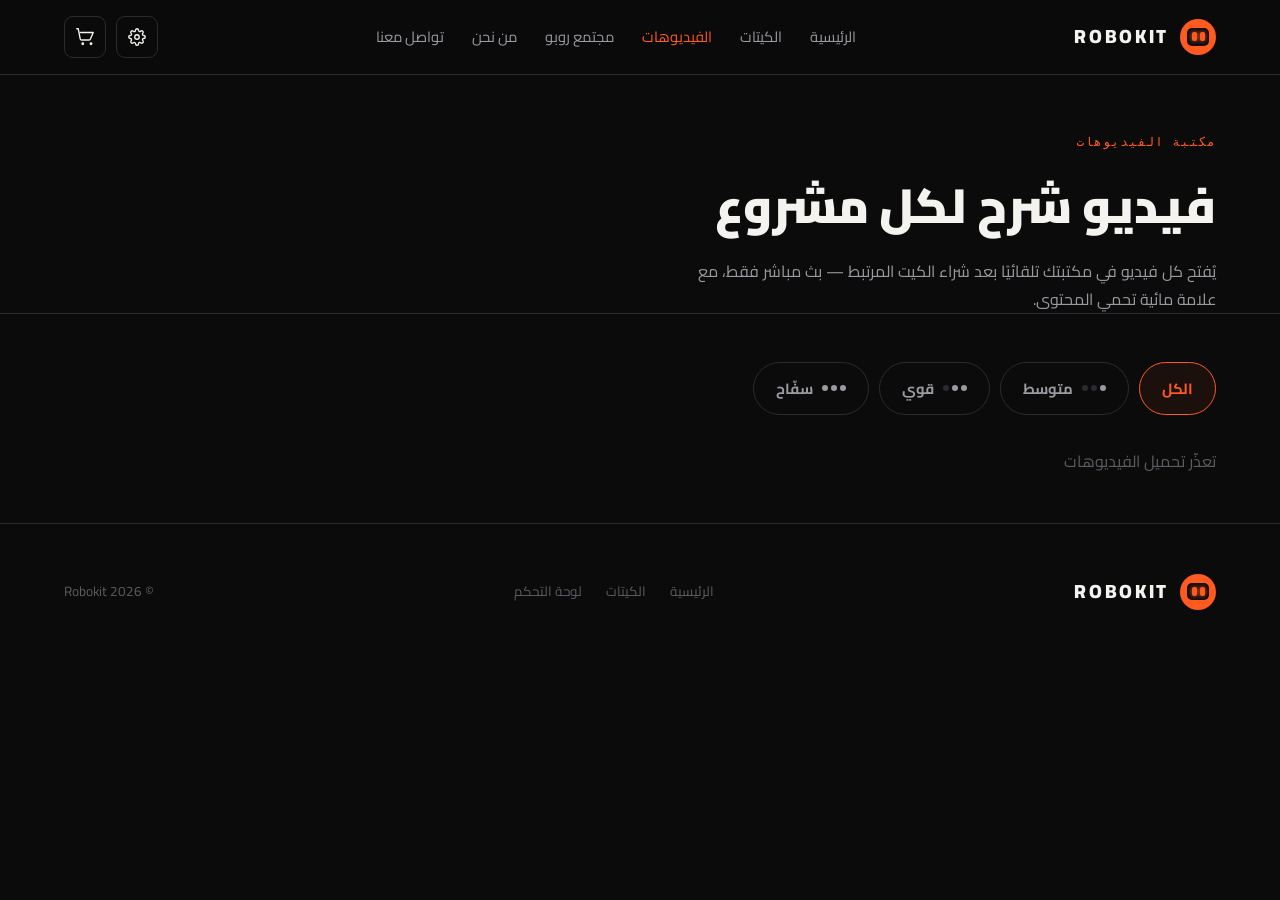
<file: videos.html>
<!DOCTYPE html>
<html lang="ar" dir="rtl">
<head>
<meta charset="UTF-8">
<meta name="viewport" content="width=device-width, initial-scale=1.0">
<title>مكتبة الفيديوهات — Robokit</title>
<link rel="preconnect" href="https://fonts.googleapis.com">
<link rel="preconnect" href="https://fonts.gstatic.com" crossorigin>
<link href="https://fonts.googleapis.com/css2?family=Cairo:wght@400;600;700;800;900&family=JetBrains+Mono:wght@400;600;700&display=swap" rel="stylesheet">
<link rel="stylesheet" href="shared.css">
<style>
.page-head{padding-block:56px 0;border-bottom:1px solid var(--border);}
.page-title{font-size:clamp(2rem,4vw,3rem);font-weight:900;margin-bottom:10px;}
.page-sub{color:var(--text-muted);font-size:1rem;max-width:560px;}
section{padding-block:48px;}
.level-tabs{display:flex;gap:10px;flex-wrap:wrap;margin-bottom:32px;}
.level-tab{display:flex;align-items:center;gap:9px;padding:12px 22px;border:1px solid var(--border);border-radius:999px;font-weight:700;font-size:.92rem;color:var(--text-muted);transition:all .2s;cursor:pointer;}
.level-tab .ldots{display:flex;gap:3px;}
.level-tab .ldots span{width:6px;height:6px;border-radius:50%;background:var(--border);}
.level-tab .ldots span.on{background:currentColor;}
.level-tab.active{border-color:var(--orange);color:var(--orange);background:rgba(255,90,31,.07);}
.level-tab:not(.active):hover{border-color:var(--text-faint);color:var(--text);}
.video-grid{display:grid;grid-template-columns:repeat(auto-fill,minmax(230px,1fr));gap:18px;}
.video-card{border:1px solid var(--border);border-radius:var(--radius);overflow:hidden;transition:border-color .2s;}
.video-card:hover{border-color:var(--orange-dim);}
.video-thumb{aspect-ratio:16/10;background:linear-gradient(135deg,var(--surface),#0a0a0b);display:flex;flex-direction:column;align-items:center;justify-content:center;gap:9px;color:var(--text-faint);user-select:none;position:relative;overflow:hidden;}
.video-thumb .wm{position:absolute;font-size:1.7rem;font-weight:900;color:rgba(255,90,31,.045);letter-spacing:.35em;transform:rotate(-18deg);white-space:nowrap;}
.video-thumb svg{width:24px;height:24px;position:relative;color:var(--orange);}
.video-thumb span{font-size:.76rem;position:relative;}
.video-meta{padding:13px 15px;}
.video-code{font-family:var(--font-mono);font-size:.7rem;color:var(--text-faint);display:block;margin-bottom:4px;}
.video-title{font-size:.9rem;font-weight:700;}
.video-level{display:inline-flex;gap:3px;margin-top:8px;}
.video-level span{width:6px;height:6px;border-radius:50%;background:var(--border);}
.video-level span.on{background:var(--orange);}
@media(max-width:600px){section{padding-block:36px;}}
</style>
</head>
<body>
<div id="headerMount"></div>

<div class="page-head">
  <div class="container">
    <span style="font-family:var(--font-mono);font-size:.78rem;color:var(--orange);letter-spacing:.1em;text-transform:uppercase;display:block;margin-bottom:10px;">مكتبة الفيديوهات</span>
    <h1 class="page-title">فيديو شرح لكل مشروع</h1>
    <p class="page-sub">يُفتح كل فيديو في مكتبتك تلقائيًا بعد شراء الكيت المرتبط — بث مباشر فقط، مع علامة مائية تحمي المحتوى.</p>
  </div>
</div>

<main>
  <section>
    <div class="container">
      <div class="level-tabs" id="levelTabs">
        <button class="level-tab active" data-level="all">الكل</button>
        <button class="level-tab" data-level="medium">
          <span class="ldots"><span class="on"></span><span></span><span></span></span>متوسط
        </button>
        <button class="level-tab" data-level="strong">
          <span class="ldots"><span class="on"></span><span class="on"></span><span></span></span>قوي
        </button>
        <button class="level-tab" data-level="extreme">
          <span class="ldots"><span class="on"></span><span class="on"></span><span class="on"></span></span>سفّاح
        </button>
      </div>
      <div class="video-grid" id="videoGrid"></div>
    </div>
  </section>
</main>

<footer class="site-footer">
  <div class="container footer-inner">
    <div class="brand"><span class="brand-mark"><span class="bot-face"><span class="eye"></span><span class="eye"></span></span></span><span class="brand-text">ROBOKIT</span></div>
    <div class="footer-links">
      <a href="index.html">الرئيسية</a>
      <a href="projects.html">الكيتات</a>
      <a href="admin.html">لوحة التحكم</a>
    </div>
    <span class="footer-copy">© 2026 Robokit</span>
  </div>
</footer>

<div id="cartMount"></div>
<div id="toast"></div>
<script src="shared.js"></script>
<script>
let LEVELS = null;
const DOTS = {medium:1,strong:2,extreme:3};
let activeFilter = 'all';

(async function(){
  document.getElementById('headerMount').innerHTML = renderHeader('videos');
  document.getElementById('cartMount').innerHTML = renderCartDrawer();
  updateCartBadge();
  await detectApi();
  LEVELS = await loadCatalog();
  renderVideos();
})();

function renderVideos(){
  const grid = document.getElementById('videoGrid');
  if(!LEVELS){ grid.innerHTML='<p style="color:var(--text-faint)">تعذّر تحميل الفيديوهات</p>'; return; }

  const cards = [];
  Object.entries(LEVELS).forEach(([lk, level])=>{
    if(activeFilter!=='all' && activeFilter!==lk) return;
    const n = DOTS[lk];
    const dots = [1,2,3].map(i=>`<span class="${i<=n?'on':''}"></span>`).join('');
    level.items.forEach(item=>{
      cards.push(`
      <div class="video-card">
        <div class="video-thumb" oncontextmenu="return false">
          <span class="wm">ROBOKIT</span>
          <svg viewBox="0 0 24 24" fill="none" stroke="currentColor" stroke-width="1.8" stroke-linecap="round" stroke-linejoin="round"><rect x="4" y="11" width="16" height="9" rx="2"/><path d="M8 11V7a4 4 0 0 1 8 0v4"/></svg>
          <span>يُفتح بعد الشراء</span>
        </div>
        <div class="video-meta">
          <span class="video-code">${item.code}</span>
          <span class="video-title">${escHtml(item.title)}</span>
          <div class="video-level">${dots}</div>
        </div>
      </div>`);
    });
  });
  grid.innerHTML = cards.join('') || '<p style="color:var(--text-faint)">لا توجد فيديوهات لهذا المستوى</p>';
}

document.getElementById('levelTabs').addEventListener('click', e=>{
  const tab = e.target.closest('.level-tab');
  if(!tab) return;
  document.querySelectorAll('.level-tab').forEach(t=>t.classList.toggle('active', t===tab));
  activeFilter = tab.dataset.level;
  renderVideos();
});
</script>
</body>
</html>
</file>
<file: shared.css>
/* ============================================================
   SHARED STYLES — مشترك بين كل الصفحات
   ============================================================ */
:root{
  --bg:#0b0b0c; --surface:#161619; --surface-2:#1e1e22; --border:#2a2a30;
  --orange:#ff5a1f; --orange-soft:#ff7240; --orange-dim:#7a3014;
  --text:#f4f3ef; --text-muted:#9a9aa1; --text-faint:#5c5c63;
  --radius:14px; --radius-sm:9px;
  --font-display:'Cairo',sans-serif; --font-mono:'JetBrains Mono',monospace;
  --container:1200px;
}
*{box-sizing:border-box;margin:0;padding:0;}
html{scroll-behavior:smooth;}
body{font-family:var(--font-display);background:var(--bg);color:var(--text);line-height:1.75;-webkit-font-smoothing:antialiased;overflow-x:hidden;}
img,svg{display:block;}
a{color:inherit;text-decoration:none;}
ul{list-style:none;}
button{font-family:inherit;cursor:pointer;border:none;background:none;color:inherit;}
input,textarea,select{font-family:inherit;}
:focus-visible{outline:2px solid var(--orange);outline-offset:2px;}
.container{max-width:var(--container);margin-inline:auto;padding-inline:24px;}

/* Brand */
.brand{display:flex;align-items:center;gap:11px;}
.brand-text{font-weight:900;font-size:1.2rem;letter-spacing:.14em;}
.brand-mark{--size:36px;width:var(--size);height:var(--size);border-radius:50%;background:var(--orange);display:flex;align-items:center;justify-content:center;flex-shrink:0;}
.brand-mark .bot-face{width:60%;height:48%;background:var(--bg);border-radius:5px;display:flex;align-items:center;justify-content:center;gap:3px;}
.brand-mark .eye{width:5px;height:9px;background:var(--orange);border-radius:2px;box-shadow:0 0 5px var(--orange);animation:blink 5s infinite;}
.brand-mark .eye:nth-child(2){animation-delay:.12s;}
@keyframes blink{0%,88%,100%{transform:scaleY(1)}93%{transform:scaleY(.12)}}

/* Buttons */
.btn{display:inline-flex;align-items:center;justify-content:center;gap:8px;padding:14px 30px;border-radius:var(--radius-sm);font-weight:700;font-size:.95rem;border:1px solid transparent;transition:all .2s;white-space:nowrap;}
.btn-primary{background:var(--orange);color:#110d0a;}
.btn-primary:hover{background:var(--orange-soft);box-shadow:0 0 0 4px rgba(255,90,31,.18);}
.btn-primary:disabled{opacity:.5;cursor:not-allowed;}
.btn-outline{border-color:var(--border);color:var(--text);}
.btn-outline:hover{border-color:var(--orange);color:var(--orange);}
.btn-sm{padding:10px 18px;font-size:.85rem;}
.btn-full{width:100%;}
.icon-btn{display:flex;align-items:center;justify-content:center;flex-shrink:0;width:42px;height:42px;border:1px solid var(--border);border-radius:var(--radius-sm);transition:border-color .2s,color .2s;position:relative;}
.icon-btn:hover{border-color:var(--orange);color:var(--orange);}
.icon-btn svg{width:18px;height:18px;}

/* Header */
.site-header{position:sticky;top:0;z-index:60;background:rgba(11,11,12,.85);backdrop-filter:blur(10px);border-bottom:1px solid var(--border);}
.hdr-inner{display:flex;align-items:center;justify-content:space-between;height:74px;gap:24px;}
.nav{display:flex;align-items:center;gap:28px;}
.nav a{font-size:.92rem;color:var(--text-muted);transition:color .2s;}
.nav a:hover,.nav a.active{color:var(--text);}
.nav a.active{color:var(--orange);}
.hdr-right{display:flex;align-items:center;gap:10px;}
.cart-badge{position:absolute;top:-6px;left:-6px;background:var(--orange);color:#110d0a;font-family:var(--font-mono);font-size:.68rem;font-weight:700;min-width:18px;height:18px;border-radius:50%;display:flex;align-items:center;justify-content:center;padding:0 4px;}
.cart-badge[hidden]{display:none;}
.menu-toggle{display:none;}

/* Footer */
.site-footer{padding-block:50px 32px;border-top:1px solid var(--border);}
.footer-inner{display:flex;justify-content:space-between;align-items:center;flex-wrap:wrap;gap:16px;}
.footer-copy{color:var(--text-faint);font-size:.84rem;}
.footer-links{display:flex;gap:24px;}
.footer-links a{color:var(--text-faint);font-size:.84rem;transition:color .2s;}
.footer-links a:hover{color:var(--orange);}

/* Cart Drawer */
.cart-overlay{position:fixed;inset:0;z-index:110;background:rgba(6,6,7,.65);opacity:0;visibility:hidden;transition:opacity .25s;}
.cart-overlay.open{opacity:1;visibility:visible;}
.cart-drawer{position:fixed;top:0;bottom:0;right:0;width:400px;max-width:92vw;background:var(--surface-2);border-left:1px solid var(--border);display:flex;flex-direction:column;transform:translateX(100%);transition:transform .3s ease;}
.cart-overlay.open .cart-drawer{transform:translateX(0);}
.cart-head{padding:24px;border-bottom:1px solid var(--border);display:flex;align-items:center;justify-content:space-between;}
.cart-head h3{font-size:1.1rem;font-weight:800;}
.cart-items{flex:1;overflow-y:auto;padding:18px 24px;display:flex;flex-direction:column;gap:14px;}
.cart-empty{color:var(--text-muted);font-size:.92rem;text-align:center;padding:40px 0;}
.cart-item{display:flex;justify-content:space-between;align-items:flex-start;gap:12px;padding-bottom:14px;border-bottom:1px solid var(--border);}
.cart-item-title{font-weight:700;font-size:.92rem;margin-bottom:3px;}
.cart-item-meta{font-family:var(--font-mono);font-size:.74rem;color:var(--text-faint);}
.cart-item-right{display:flex;flex-direction:column;align-items:flex-end;gap:8px;}
.cart-item-price{font-family:var(--font-mono);font-weight:700;color:var(--orange);font-size:.9rem;}
.cart-remove{color:var(--text-faint);transition:color .2s;}
.cart-remove:hover{color:var(--orange);}
.cart-remove svg{width:15px;height:15px;}
.cart-footer{padding:20px 24px;border-top:1px solid var(--border);}
.cart-subtotal{display:flex;justify-content:space-between;font-weight:700;margin-bottom:14px;}
.cart-subtotal strong{font-family:var(--font-mono);color:var(--orange);font-size:1.1rem;}
.cart-note{font-size:.78rem;color:var(--text-faint);margin-top:10px;text-align:center;}

/* Forms */
.field{display:flex;flex-direction:column;gap:6px;margin-bottom:14px;}
.field label{font-size:.82rem;color:var(--text-muted);}
input[type=text],input[type=tel],input[type=password],input[type=number],textarea,select{background:var(--surface);border:1px solid var(--border);border-radius:var(--radius-sm);color:var(--text);padding:11px 14px;font-family:inherit;font-size:.92rem;width:100%;transition:border-color .2s;}
input:focus,textarea:focus,select:focus{border-color:var(--orange);}
textarea{resize:vertical;min-height:62px;line-height:1.6;}

/* Toast */
.toast,.toast-global{position:fixed;bottom:26px;left:50%;transform:translate(-50%,16px);background:var(--surface-2);border:1px solid var(--orange-dim);color:var(--text);padding:14px 26px;border-radius:var(--radius-sm);font-size:.9rem;max-width:90vw;text-align:center;box-shadow:0 10px 30px rgba(0,0,0,.45);opacity:0;visibility:hidden;transition:all .3s;z-index:200;}
#toast.show{opacity:1;visibility:visible;transform:translate(-50%,0);}

/* Responsive */
@media(max-width:760px){
  .nav{position:absolute;top:74px;right:0;left:0;background:var(--bg);border-bottom:1px solid var(--border);flex-direction:column;align-items:flex-start;padding:20px 24px;gap:16px;display:none;}
  .nav.open{display:flex;}
  .menu-toggle{display:flex;}
}
</file>
